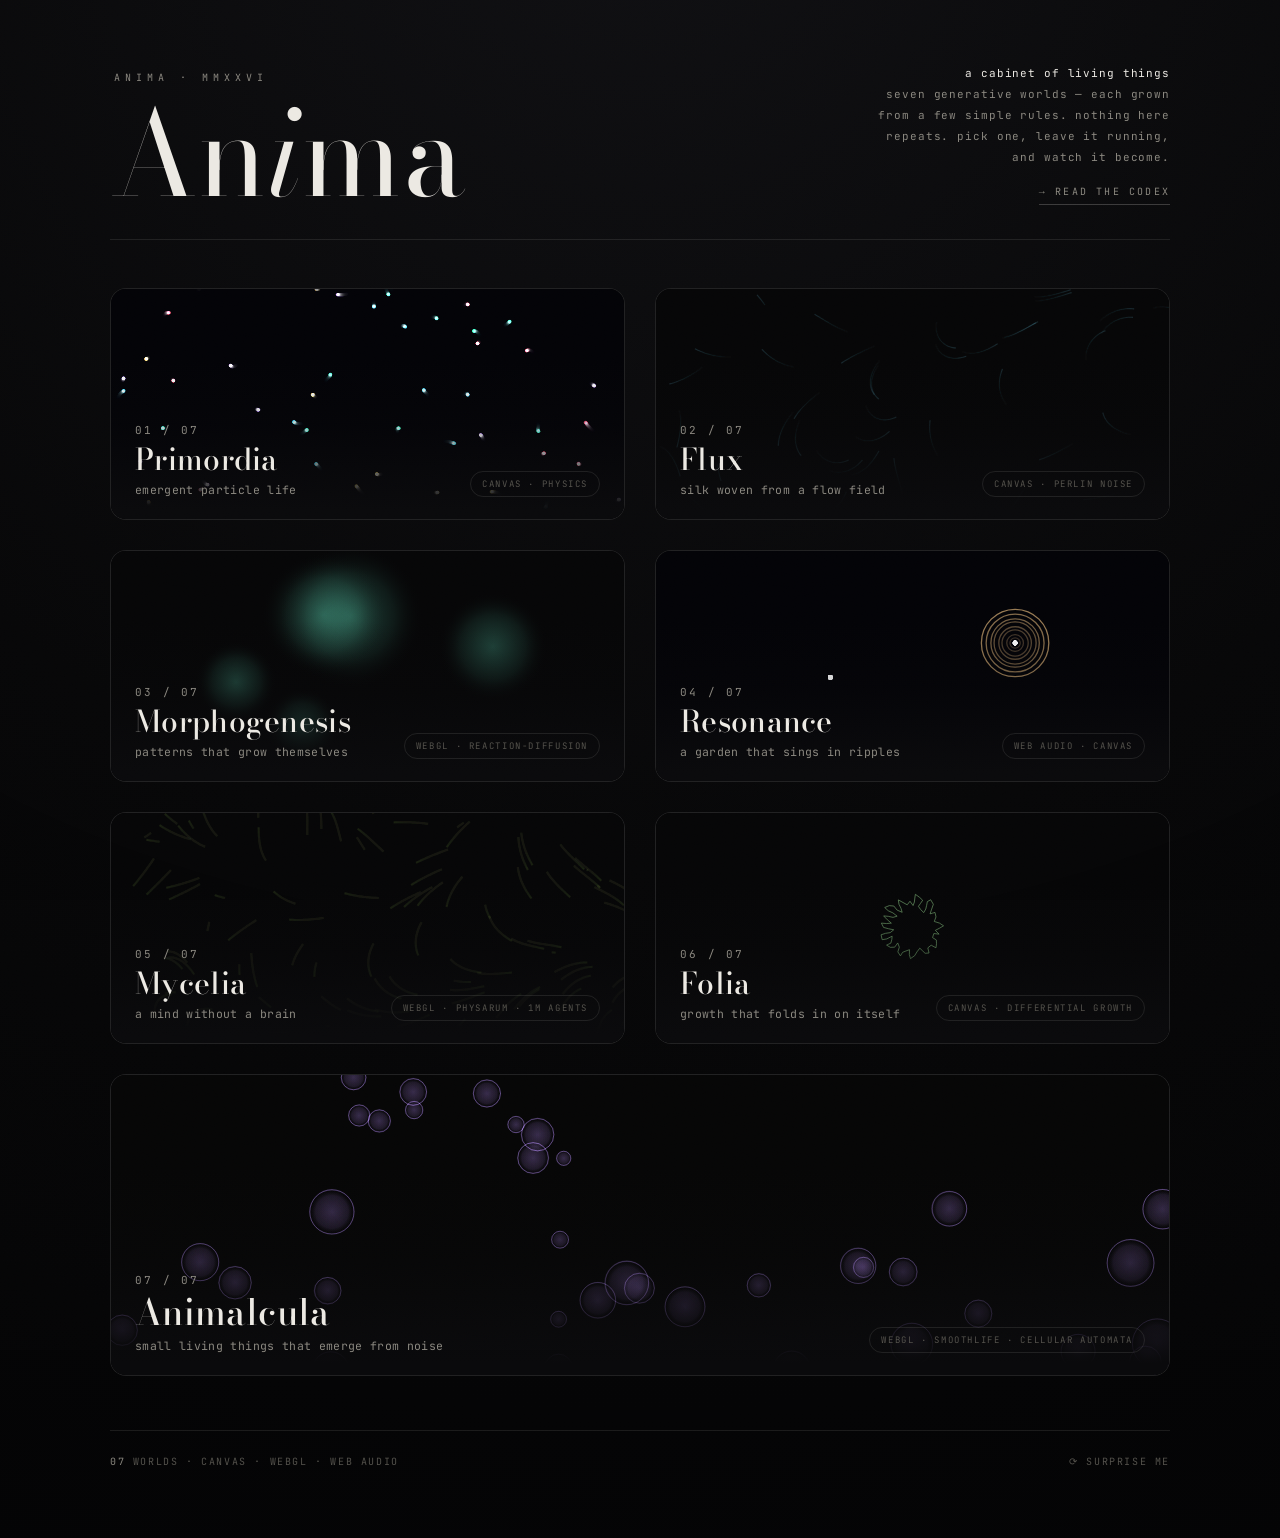
<file: index.html>
<!DOCTYPE html>
<html lang="en">
<head>
<meta charset="UTF-8" />
<meta name="viewport" content="width=device-width, initial-scale=1.0" />
<title>ANIMA — a cabinet of living things</title>
<meta property="og:type" content="website" />
<meta property="og:url" content="https://anima.fabianwitt.de/" />
<meta property="og:site_name" content="ANIMA" />
<meta property="og:title" content="ANIMA — a cabinet of living things" />
<meta property="og:description" content="Seven generative worlds, each grown from a few simple rules. Particle life, flow fields, reaction-diffusion, a sound garden, slime mould, differential growth and cellular automata." />
<meta property="og:image" content="https://anima.fabianwitt.de/og-image.png" />
<meta property="og:image:width" content="1200" />
<meta property="og:image:height" content="630" />
<meta name="twitter:card" content="summary_large_image" />
<meta name="twitter:title" content="ANIMA — a cabinet of living things" />
<meta name="twitter:description" content="Seven generative worlds, each grown from a few simple rules. Particle life, flow fields, reaction-diffusion, a sound garden, slime mould, differential growth and cellular automata." />
<meta name="twitter:image" content="https://anima.fabianwitt.de/og-image.png" />

<link rel="icon" href="favicon.svg" type="image/svg+xml" />
<link rel="manifest" href="manifest.webmanifest" />
<meta name="theme-color" content="#07070b" />
<meta name="description" content="A cabinet of living things — seven generative worlds, each grown from a few simple rules. Particle life, flow fields, reaction-diffusion, a sound garden, slime mould, differential growth, and cellular automata." />
<link rel="stylesheet" href="fonts/anima-fonts.css" />
<style>
  /* ============================================================
     ANIMA — gallery hub for the cabinet.
     Aesthetic: editorial / observatory index, high-contrast didone.
     ============================================================ */
  :root{
    --bg:#070708; --ink:#ece9e3; --muted:#8a877f; --muted2:#54524c;
    --line:rgba(236,233,227,0.10); --line2:rgba(236,233,227,0.22);
    --didone:"Bodoni Moda",Georgia,serif; --mono:"JetBrains Mono",ui-monospace,monospace;
  }
  *{margin:0;padding:0;box-sizing:border-box;}
  html,body{min-height:100%;background:var(--bg);color:var(--ink);font-family:var(--mono);-webkit-font-smoothing:antialiased;}
  body{
    background:
      radial-gradient(140% 120% at 50% -10%, #101013 0%, #070708 55%, #040405 100%);
    overflow-x:hidden;
  }
  .grain{position:fixed;inset:-50%;pointer-events:none;z-index:50;opacity:0.05;mix-blend-mode:overlay;
    background-image:url("data:image/svg+xml,%3Csvg xmlns='http://www.w3.org/2000/svg' width='150' height='150'%3E%3Cfilter id='n'%3E%3CfeTurbulence type='fractalNoise' baseFrequency='0.9' numOctaves='2'/%3E%3C/filter%3E%3Crect width='100%25' height='100%25' filter='url(%23n)'/%3E%3C/svg%3E");}
  .vig{position:fixed;inset:0;pointer-events:none;z-index:49;background:radial-gradient(130% 110% at 50% 40%,transparent 58%,rgba(0,0,0,0.6) 100%);}

  .wrap{max-width:1180px;margin:0 auto;padding:clamp(40px,7vh,90px) clamp(22px,5vw,60px) 70px;position:relative;z-index:2;}

  header{display:flex;justify-content:space-between;align-items:flex-end;flex-wrap:wrap;gap:20px;
    padding-bottom:34px;margin-bottom:48px;border-bottom:1px solid var(--line);
    animation:rise 1s cubic-bezier(.16,1,.3,1) both;}
  .brand h1{font-family:var(--didone);font-weight:400;font-size:clamp(54px,10vw,118px);line-height:0.88;letter-spacing:0.01em;}
  .brand h1 i{font-style:italic;}
  .brand .kick{font-family:var(--mono);font-size:10px;letter-spacing:0.5em;text-transform:uppercase;color:var(--muted);margin-bottom:18px;margin-left:4px;}
  .meta{font-family:var(--mono);font-size:11px;line-height:1.9;letter-spacing:0.08em;color:var(--muted);text-align:right;max-width:300px;text-wrap:balance;}
  .meta b{color:var(--ink);font-weight:400;}

  .grid{display:grid;grid-template-columns:repeat(2,1fr);gap:clamp(16px,2.4vw,30px);}
  @media (max-width:720px){.grid{grid-template-columns:1fr;} .meta{text-align:left;}}

  .card{position:relative;display:block;border:1px solid var(--line);border-radius:16px;overflow:hidden;cursor:pointer;
    background:#0a0a0c;text-decoration:none;color:inherit;isolation:isolate;
    transition:transform .5s cubic-bezier(.16,1,.3,1), border-color .4s, box-shadow .5s;
    animation:rise .9s cubic-bezier(.16,1,.3,1) both;}
  .card:hover{transform:translateY(-6px);border-color:var(--line2);box-shadow:0 30px 70px rgba(0,0,0,0.6);}
  .card canvas{display:block;width:100%;height:230px;background:#060607;}
  @media (max-width:480px){.card canvas{height:180px;}}
  .card.wide{grid-column:1 / -1;}
  .card.wide canvas{height:300px;}
  .card.wide h2{font-size:36px;}
  @media (max-width:480px){.card.wide canvas{height:200px;}}
  .card .grad{position:absolute;inset:0;z-index:1;pointer-events:none;
    background:linear-gradient(to top, #0a0a0c 4%, rgba(10,10,12,0.2) 40%, transparent 70%);}
  .card .body{position:absolute;left:0;right:0;bottom:0;z-index:2;padding:22px 24px;display:flex;justify-content:space-between;align-items:flex-end;gap:14px;}
  .card .num{font-family:var(--mono);font-size:11px;letter-spacing:0.2em;color:var(--muted);}
  .card h2{font-family:var(--didone);font-weight:500;font-size:30px;line-height:1;letter-spacing:0.01em;margin:7px 0 8px;}
  .card .tag{font-family:var(--mono);font-size:11.5px;letter-spacing:0.03em;color:var(--muted);font-style:normal;}
  .card .tech{font-family:var(--mono);font-size:9px;letter-spacing:0.18em;text-transform:uppercase;color:var(--muted2);
    border:1px solid var(--line);border-radius:100px;padding:6px 11px;white-space:nowrap;transition:all .3s;}
  .card:hover .tech{color:var(--ink);border-color:var(--line2);}
  .card .enter{position:absolute;top:18px;right:20px;z-index:2;font-family:var(--mono);font-size:11px;letter-spacing:0.12em;
    color:var(--muted);opacity:0;transform:translateX(-6px);transition:all .4s;}
  .card:hover .enter{opacity:1;transform:translateX(0);}
  .accentbar{position:absolute;top:0;left:0;right:0;height:2px;z-index:2;transform:scaleX(0);transform-origin:left;transition:transform .5s cubic-bezier(.16,1,.3,1);}
  .card:hover .accentbar{transform:scaleX(1);}

  footer{margin-top:54px;padding-top:24px;border-top:1px solid var(--line);display:flex;justify-content:space-between;flex-wrap:wrap;gap:12px;
    font-family:var(--mono);font-size:10px;letter-spacing:0.16em;text-transform:uppercase;color:var(--muted2);
    animation:rise 1s .3s cubic-bezier(.16,1,.3,1) both;}
  footer span b{color:var(--muted);font-weight:400;}
  .shuffle{cursor:pointer;transition:color .25s;}
  .shuffle:hover{color:var(--ink);}
  .codex-link{display:inline-block;margin-top:15px;font-family:var(--mono);font-size:10px;letter-spacing:0.22em;text-transform:uppercase;color:var(--muted);text-decoration:none;border-bottom:1px solid var(--line2);padding-bottom:3px;transition:color .25s,border-color .25s;}
  .codex-link:hover{color:var(--ink);border-color:var(--ink);}

  @keyframes rise{from{opacity:0;transform:translateY(22px)}to{opacity:1;transform:translateY(0)}}
  .card:focus-visible{outline:2px solid var(--ink);outline-offset:3px;}
  .card:focus-visible .enter{opacity:1;transform:translateX(0)}
  .card:focus-visible .accentbar{transform:scaleX(1)}
  .shuffle:focus-visible{outline:2px solid var(--ink);outline-offset:3px;color:var(--ink);}
  @media (prefers-reduced-motion: reduce){*{animation-duration:.001ms !important;animation-iteration-count:1 !important;transition-duration:.001ms !important;}}
  .card.ancestor{border-color:rgba(93,255,155,0.38);box-shadow:0 0 0 1px rgba(93,255,155,0.14), 0 26px 64px rgba(0,0,0,0.6);}
  .card.ancestor .num{color:#5dff9b;letter-spacing:0.2em;}
  .eggtoast{position:fixed;left:50%;bottom:26px;transform:translateX(-50%) translateY(14px);z-index:60;padding:10px 20px;border-radius:100px;background:rgba(5,12,10,0.86);border:1px solid rgba(93,255,155,0.32);backdrop-filter:blur(14px);font-family:var(--mono);font-size:11px;letter-spacing:0.2em;text-transform:uppercase;color:#5dff9b;opacity:0;pointer-events:none;transition:opacity .4s,transform .4s;}
  .eggtoast.show{opacity:1;transform:translateX(-50%) translateY(0);}
</style>
</head>
<body>
  <div class="vig"></div>
  <div class="grain"></div>

  <div class="wrap">
    <header>
      <div class="brand">
        <div class="kick">anima · mmxxvi</div>
        <h1>An<i>i</i>ma</h1>
      </div>
      <div class="meta">
        <b>a cabinet of living things</b><br>
        seven generative worlds — each grown from a few simple rules.
        nothing here repeats. pick one, leave it running, and watch it become.
        <br><a class="codex-link" href="codex/index.html">→ read the codex</a>
      </div>
    </header>

    <div class="grid" id="grid"></div>

    <footer>
      <span><b>07</b> worlds · canvas · webgl · web&nbsp;audio</span>
      <span class="shuffle" id="shuffle" role="button" tabindex="0" aria-label="Open a random world">⟳ surprise me</span>
    </footer>
  </div>

<script>
"use strict";
(() => {
  const CARDS = [
    { n:"01", name:"Primordia",    tag:"emergent particle life",        tech:"canvas · physics",            href:"primordia/index.html",     accent:"#f4a428", motif:"particles" },
    { n:"02", name:"Flux",         tag:"silk woven from a flow field",  tech:"canvas · perlin noise",       href:"flux/index.html",          accent:"#62c7e0", motif:"flow" },
    { n:"03", name:"Morphogenesis",tag:"patterns that grow themselves", tech:"webgl · reaction-diffusion",  href:"morphogenesis/index.html", accent:"#5fe6c0", motif:"organic" },
    { n:"04", name:"Resonance",    tag:"a garden that sings in ripples",tech:"web audio · canvas",          href:"resonance/index.html",     accent:"#f0c27b", motif:"ripples" },
    { n:"05", name:"Mycelia",      tag:"a mind without a brain",        tech:"webgl · physarum · 1M agents",href:"mycelia/index.html",       accent:"#aef24a", motif:"mycelia" },
    { n:"06", name:"Folia",        tag:"growth that folds in on itself",tech:"canvas · differential growth",href:"folia/index.html",         accent:"#6f9e6a", motif:"fold" },
    { n:"07", name:"Animalcula",   tag:"small living things that emerge from noise", tech:"webgl · smoothlife · cellular automata", href:"animalcula/index.html", accent:"#b98cff", motif:"cells", wide:true },
  ];

  const grid = document.getElementById("grid");
  const motifs = [];
  const isTouch = matchMedia("(hover: none)").matches;   // on touch, energy is driven by visibility (IO), not hover

  CARDS.forEach((c, idx) => {
    const a = document.createElement("a");
    a.className = "card" + (c.wide ? " wide" : ""); a.href = c.href; a.style.animationDelay = (0.08*idx + 0.15) + "s";
    a.setAttribute("aria-label", `${c.name} — ${c.tag} (${c.tech})`);
    a.innerHTML = `
      <div class="accentbar" style="background:${c.accent}" aria-hidden="true"></div>
      <canvas aria-hidden="true"></canvas>
      <div class="grad" aria-hidden="true"></div>
      <div class="enter" style="color:${c.accent}" aria-hidden="true">enter →</div>
      <div class="body">
        <div>
          <div class="num">${c.n} / ${String(CARDS.length).padStart(2,"0")}</div>
          <h2>${c.name}</h2>
          <div class="tag">${c.tag}</div>
        </div>
        <div class="tech">${c.tech}</div>
      </div>`;
    grid.appendChild(a);

    const cv = a.querySelector("canvas");
    const m = { cv, ctx: cv.getContext("2d"), card: c, el: a, visible: true, energy: 0.46, target: 0.46, state: null, w:0, h:0 };
    if (!isTouch) {
      a.addEventListener("pointerenter", () => m.target = 1);
      a.addEventListener("pointerleave", () => m.target = 0.46);
    }
    motifs.push(m);
  });

  /* ---------- sizing ---------- */
  function sizeAll(){
    const dpr = Math.min(devicePixelRatio||1, 2);
    motifs.forEach(m=>{
      const r = m.cv.getBoundingClientRect();
      m.w = Math.max(2, Math.floor(r.width*dpr)); m.h = Math.max(2, Math.floor(r.height*dpr));
      m.cv.width = m.w; m.cv.height = m.h; m.dpr = dpr;
      m.ctx.fillStyle = "#060607"; m.ctx.fillRect(0,0,m.w,m.h);
      initState(m);
    });
  }
  const reduceMotion = matchMedia("(prefers-reduced-motion: reduce)").matches;
  function composeStatic(){ for(let i=0;i<140;i++) for(const m of motifs){ m.energy=0.7; drawMotif(m,0.03); } }
  addEventListener("resize", ()=>{ clearTimeout(window.__rt); window.__rt=setTimeout(()=>{ sizeAll(); if(reduceMotion) composeStatic(); }, 200); });

  /* ---------- per-motif state + draw ---------- */
  const rgb = hex => { const n=parseInt(hex.slice(1),16); return [n>>16&255,n>>8&255,n&255]; };

  function initState(m){
    const {w,h}=m, type=m.card.motif;
    if(type==="particles"){
      const pal=[[255,93,115],[255,209,102],[60,222,160],[76,201,240],[183,148,246]];
      m.state={ p:Array.from({length:46},()=>({x:Math.random()*w,y:Math.random()*h,vx:(Math.random()-.5),vy:(Math.random()-.5),c:pal[(Math.random()*pal.length)|0]})) };
    } else if(type==="flow"){
      m.state={ p:Array.from({length:38},()=>({x:Math.random()*w,y:Math.random()*h})), t:0, base:rgb(m.card.accent) };
    } else if(type==="organic"){
      m.state={ blobs:Array.from({length:5},(_,i)=>({a:Math.random()*6.28,sp:0.2+Math.random()*0.5,rad:0.18+Math.random()*0.16,ph:Math.random()*6.28})), base:rgb(m.card.accent) };
    } else if(type==="ripples"){
      m.state={ em:[{x:w*0.34,y:h*0.55},{x:w*0.7,y:h*0.4}], rings:[], t:0, acc:0, base:rgb(m.card.accent) };
    } else if(type==="mycelia"){
      m.state={ p:Array.from({length:72},()=>({x:Math.random()*w,y:Math.random()*h})), t:0, base:rgb(m.card.accent) };
    } else if(type==="fold"){
      const cx=w/2, cy=h/2, r=Math.min(w,h)*0.11, cnt=26, nodes=[];
      for(let i=0;i<cnt;i++){ const t=i/cnt*6.2831; nodes.push({x:cx+Math.cos(t)*r,y:cy+Math.sin(t)*r}); }
      m.state={ nodes, base:rgb(m.card.accent), restLen:5*m.dpr, cap:700 };
    } else if(type==="cells"){
      m.state={ blobs:Array.from({length:36},()=>({x:Math.random()*w,y:Math.random()*h,r:(0.035+Math.random()*0.06)*Math.min(w,h),sp:0.2+Math.random()*0.6,ph:Math.random()*6.28,vx:(Math.random()-0.5)*0.35,vy:(Math.random()-0.5)*0.35})), base:rgb(m.card.accent) };
    } else if(type==="conway"){
      const cs=Math.max(3,Math.round(5*m.dpr)), cc=Math.max(2,Math.floor(w/cs)), rr=Math.max(2,Math.floor(h/cs));
      const g=new Uint8Array(cc*rr); for(let i=0;i<g.length;i++) g[i]=Math.random()<0.28?1:0;
      m.state={ cs, cc, rr, g, b:new Uint8Array(cc*rr), acc:0, base:rgb(m.card.accent) };
    }
  }

  function drawMotif(m, dt){
    const {ctx,w,h}=m, e=m.energy, type=m.card.motif, s=m.state; if(!s) return;
    if(type==="particles"){
      ctx.globalCompositeOperation="source-over"; ctx.fillStyle="rgba(6,6,7,0.16)"; ctx.fillRect(0,0,w,h);
      ctx.globalCompositeOperation="lighter";
      const sp=(0.4+e*1.6)*m.dpr;
      for(const q of s.p){
        q.vx+=(Math.random()-.5)*0.15; q.vy+=(Math.random()-.5)*0.15; q.vx*=0.95; q.vy*=0.95;
        q.x+=q.vx*sp; q.y+=q.vy*sp;
        if(q.x<0)q.x+=w; if(q.x>w)q.x-=w; if(q.y<0)q.y+=h; if(q.y>h)q.y-=h;
        ctx.fillStyle=`rgba(${q.c[0]},${q.c[1]},${q.c[2]},${0.5+e*0.4})`;
        ctx.beginPath(); ctx.arc(q.x,q.y,1.7*m.dpr,0,6.2832); ctx.fill();
      }
    } else if(type==="flow"){
      ctx.globalCompositeOperation="source-over"; ctx.fillStyle="rgba(6,6,7,0.05)"; ctx.fillRect(0,0,w,h);
      ctx.globalCompositeOperation="lighter";
      s.t+=dt*(0.2+e*0.8); const c=s.base; ctx.strokeStyle=`rgba(${c[0]},${c[1]},${c[2]},${0.10+e*0.16})`; ctx.lineWidth=1.1*m.dpr;
      const sp=(0.6+e*2.2)*m.dpr;
      for(const q of s.p){
        const ang=(Math.sin(q.x*0.012+s.t)+Math.cos(q.y*0.015-s.t*0.7)+Math.sin((q.x+q.y)*0.008+s.t*0.5))*1.4;
        const nx=q.x+Math.cos(ang)*sp, ny=q.y+Math.sin(ang)*sp;
        ctx.beginPath(); ctx.moveTo(q.x,q.y); ctx.lineTo(nx,ny); ctx.stroke();
        q.x=nx;q.y=ny;
        if(q.x<-3||q.x>w+3||q.y<-3||q.y>h+3){ q.x=Math.random()*w; q.y=Math.random()*h; }
      }
    } else if(type==="organic"){
      ctx.globalCompositeOperation="source-over"; ctx.fillStyle="#060607"; ctx.fillRect(0,0,w,h);
      ctx.globalCompositeOperation="lighter";
      const c=s.base;
      for(const b of s.blobs){
        b.ph+=dt*b.sp*(0.4+e*1.4);
        const cx=w*0.5+Math.cos(b.a+b.ph)*w*0.26, cy=h*0.5+Math.sin(b.a*1.3+b.ph*0.8)*h*0.26;
        const R=(b.rad+0.05*Math.sin(b.ph*1.7))*Math.min(w,h);
        const g=ctx.createRadialGradient(cx,cy,0,cx,cy,R);
        g.addColorStop(0,`rgba(${c[0]},${c[1]},${c[2]},${0.16+e*0.22})`);
        g.addColorStop(0.6,`rgba(${c[0]},${c[1]},${c[2]},${0.05+e*0.08})`);
        g.addColorStop(1,"rgba(0,0,0,0)");
        ctx.fillStyle=g; ctx.beginPath(); ctx.arc(cx,cy,R,0,6.2832); ctx.fill();
      }
    } else if(type==="ripples"){
      ctx.globalCompositeOperation="source-over"; ctx.fillStyle="rgba(6,6,7,0.14)"; ctx.fillRect(0,0,w,h);
      ctx.globalCompositeOperation="lighter";
      const c=s.base; s.acc+=dt*(0.5+e*1.6);
      if(s.acc>0.9){ s.acc=0; const em=s.em[(Math.random()*s.em.length)|0]; s.rings.push({x:em.x,y:em.y,r:2}); }
      const maxR=Math.hypot(w,h)*0.6, sp=(40+e*120)*m.dpr;
      for(let i=s.rings.length-1;i>=0;i--){ const r=s.rings[i]; r.r+=sp*dt; const a=Math.max(0,(1-r.r/maxR))*(0.5+e*0.4);
        ctx.strokeStyle=`rgba(${c[0]},${c[1]},${c[2]},${a})`; ctx.lineWidth=1.3*m.dpr; ctx.beginPath(); ctx.arc(r.x,r.y,r.r,0,6.2832); ctx.stroke();
        if(r.r>maxR) s.rings.splice(i,1);
      }
      for(const em of s.em){ ctx.fillStyle=`rgba(255,255,255,${0.5+e*0.4})`; ctx.beginPath(); ctx.arc(em.x,em.y,2.4*m.dpr,0,6.2832); ctx.fill(); }
    } else if(type==="fold"){
      const dpr=m.dpr, restLen=s.restLen, repR=restLen*1.7, repR2=repR*repR, repF=0.6*dpr, springK=0.42, maxStep=repR*0.5;
      const sub=e>0.6?2:1;
      for(let it=0;it<sub;it++){
        const nodes=s.nodes, n=nodes.length;
        for(let i=0;i<n;i++){
          const nd=nodes[i], pr=nodes[(i-1+n)%n], nx=nodes[(i+1)%n]; let fx=0,fy=0;
          let dx=pr.x-nd.x,dy=pr.y-nd.y,d=Math.hypot(dx,dy); if(d>0.001){const f=(d-restLen)*springK;fx+=dx/d*f;fy+=dy/d*f;}
          dx=nx.x-nd.x;dy=nx.y-nd.y;d=Math.hypot(dx,dy); if(d>0.001){const f=(d-restLen)*springK;fx+=dx/d*f;fy+=dy/d*f;}
          for(let j=0;j<n;j++){ if(j===i||j===(i-1+n)%n||j===(i+1)%n) continue; const ox=nd.x-nodes[j].x,oy=nd.y-nodes[j].y,o2=ox*ox+oy*oy; if(o2>0&&o2<repR2){const od=Math.sqrt(o2),pu=(1-od/repR)*repF;fx+=ox/od*pu;fy+=oy/od*pu;} }
          if(fx>maxStep)fx=maxStep;else if(fx<-maxStep)fx=-maxStep; if(fy>maxStep)fy=maxStep;else if(fy<-maxStep)fy=-maxStep;
          nd.fx=fx; nd.fy=fy;
        }
        for(let i=0;i<n;i++){ nodes[i].x+=nodes[i].fx; nodes[i].y+=nodes[i].fy; }
        if(nodes.length<s.cap){ const thr=restLen*0.9,thr2=thr*thr,out=[]; for(let i=0;i<nodes.length;i++){ const a=nodes[i],b=nodes[(i+1)%nodes.length]; out.push(a); const ddx=b.x-a.x,ddy=b.y-a.y; if(ddx*ddx+ddy*ddy>thr2&&Math.random()<0.08&&out.length<s.cap) out.push({x:(a.x+b.x)/2,y:(a.y+b.y)/2}); } s.nodes=out; }
        else if(Math.random()<0.0012){ const cx=w/2,cy=h/2,r=Math.min(w,h)*0.11,cnt=26,nn=[]; for(let q=0;q<cnt;q++){const t=q/cnt*6.2831;nn.push({x:cx+Math.cos(t)*r,y:cy+Math.sin(t)*r});} s.nodes=nn; }
      }
      ctx.globalCompositeOperation="source-over"; ctx.fillStyle="#060607"; ctx.fillRect(0,0,w,h);
      const nodes=s.nodes, c=s.base; ctx.lineJoin="round"; ctx.lineCap="round"; ctx.lineWidth=1.0*m.dpr;
      ctx.strokeStyle=`rgba(${c[0]},${c[1]},${c[2]},${0.5+e*0.45})`;
      ctx.beginPath(); ctx.moveTo(nodes[0].x,nodes[0].y); for(let i=1;i<nodes.length;i++) ctx.lineTo(nodes[i].x,nodes[i].y); ctx.closePath(); ctx.stroke();
    } else if(type==="cells"){
      ctx.globalCompositeOperation="source-over"; ctx.fillStyle="rgba(6,6,7,0.22)"; ctx.fillRect(0,0,w,h);
      ctx.globalCompositeOperation="lighter"; const c=s.base;
      for(const b of s.blobs){
        b.ph+=dt*b.sp*(0.5+e); b.x+=b.vx*(0.4+e)*m.dpr; b.y+=b.vy*(0.4+e)*m.dpr;
        if(b.x<0)b.x+=w; else if(b.x>w)b.x-=w; if(b.y<0)b.y+=h; else if(b.y>h)b.y-=h;
        const rr=b.r*(0.85+0.2*Math.sin(b.ph));
        const g=ctx.createRadialGradient(b.x,b.y,0,b.x,b.y,rr);
        g.addColorStop(0,`rgba(${c[0]},${c[1]},${c[2]},${0.05+e*0.10})`);
        g.addColorStop(0.7,`rgba(${c[0]},${c[1]},${c[2]},${0.025+e*0.05})`);
        g.addColorStop(1,"rgba(0,0,0,0)");
        ctx.fillStyle=g; ctx.beginPath(); ctx.arc(b.x,b.y,rr,0,6.2832); ctx.fill();
        ctx.strokeStyle=`rgba(${c[0]},${c[1]},${c[2]},${0.09+e*0.16})`; ctx.lineWidth=1.0*m.dpr; ctx.beginPath(); ctx.arc(b.x,b.y,rr*0.95,0,6.2832); ctx.stroke();
      }
    } else if(type==="mycelia"){
      ctx.globalCompositeOperation="source-over"; ctx.fillStyle="rgba(6,6,7,0.022)"; ctx.fillRect(0,0,w,h);
      ctx.globalCompositeOperation="lighter";
      s.t+=dt*(0.15+e*0.6); const c=s.base; ctx.strokeStyle=`rgba(${c[0]},${c[1]},${c[2]},${0.055+e*0.10})`; ctx.lineWidth=2.0*m.dpr;
      const sp=(0.5+e*1.8)*m.dpr;
      for(const q of s.p){
        const ang=(Math.sin(q.x*0.010+s.t)+Math.cos(q.y*0.012-s.t*0.6)+Math.sin((q.x-q.y)*0.006+s.t*0.4))*1.7;
        const nx=q.x+Math.cos(ang)*sp, ny=q.y+Math.sin(ang)*sp;
        ctx.beginPath(); ctx.moveTo(q.x,q.y); ctx.lineTo(nx,ny); ctx.stroke();
        q.x=nx; q.y=ny;
        if(q.x<-3||q.x>w+3||q.y<-3||q.y>h+3||Math.random()<0.004){ q.x=Math.random()*w; q.y=Math.random()*h; }
      }
    } else if(type==="conway"){
      s.acc += dt*(2+e*9);
      if(s.acc>=1){ s.acc=0;
        const cc=s.cc, rr=s.rr, g=s.g, b=s.b;
        for(let y=0;y<rr;y++){ const ym=(y-1+rr)%rr, yp=(y+1)%rr;
          for(let x=0;x<cc;x++){ const xm=(x-1+cc)%cc, xp=(x+1)%cc;
            const n=g[ym*cc+xm]+g[ym*cc+x]+g[ym*cc+xp]+g[y*cc+xm]+g[y*cc+xp]+g[yp*cc+xm]+g[yp*cc+x]+g[yp*cc+xp];
            const a=g[y*cc+x]; b[y*cc+x]=(a&&(n===2||n===3))||(!a&&n===3)?1:0; } }
        g.set(b);
        let alive=0; for(let i=0;i<g.length;i++) alive+=g[i];
        if(alive < cc*rr*0.05){ for(let i=0;i<g.length;i++) g[i]=Math.random()<0.28?1:0; }
      }
      ctx.globalCompositeOperation="source-over"; ctx.fillStyle="rgba(6,6,7,0.34)"; ctx.fillRect(0,0,w,h);
      const c=s.base, cs=s.cs, rsz=Math.max(1,cs-1); ctx.fillStyle=`rgba(${c[0]},${c[1]},${c[2]},${0.45+e*0.5})`;
      for(let y=0;y<s.rr;y++){ const row=y*s.cc, py=y*cs; for(let x=0;x<s.cc;x++){ if(s.g[row+x]) ctx.fillRect(x*cs,py,rsz,rsz); } }
    }
  }

  /* ---------- shared loop ---------- */
  let last=performance.now();
  function loop(now){
    let dt=(now-last)/1000; last=now; if(dt>0.05)dt=0.05;
    for(const m of motifs){ if(!m.visible) continue; m.energy += (m.target-m.energy)*Math.min(1,dt*5); drawMotif(m,dt); }
    requestAnimationFrame(loop);
  }

  // shuffle (keyboard-operable)
  const shuffleEl = document.getElementById("shuffle");
  const shuffleGo = () => { location.href = CARDS[(Math.random()*CARDS.length)|0].href; };
  if (shuffleEl) {
    shuffleEl.addEventListener("click", shuffleGo);
    shuffleEl.addEventListener("keydown", (e) => { if (e.key === "Enter" || e.key === " ") { e.preventDefault(); shuffleGo(); } });
  }
  // keep footer world-count in sync with CARDS
  const wcountEl = document.querySelector("footer b");
  if (wcountEl) wcountEl.textContent = String(CARDS.length).padStart(2, "0");

  // pause offscreen previews; on touch (no hover) drive energy by visibility
  const byEl = new Map(motifs.map(m => [m.el, m]));
  const io = new IntersectionObserver((entries) => {
    for (const en of entries) { const m = byEl.get(en.target); if (!m) continue; m.visible = en.isIntersecting; if (isTouch) m.target = en.isIntersecting ? 1 : 0.46; }
  }, { threshold: 0.04 });
  motifs.forEach(m => io.observe(m.el));

  // — hidden room: Conway's Game of Life, the ancestor (Konami code: ↑↑↓↓←→←→ B A) —
  function showToast(msg){ let t=document.getElementById("eggtoast"); if(!t){ t=document.createElement("div"); t.id="eggtoast"; t.className="eggtoast"; document.body.appendChild(t); } t.textContent=msg; requestAnimationFrame(()=>t.classList.add("show")); clearTimeout(t.__h); t.__h=setTimeout(()=>t.classList.remove("show"),2800); }
  function revealAncestor(){
    const existing=document.getElementById("ancestor");
    if(existing){ existing.scrollIntoView({behavior:reduceMotion?"auto":"smooth",block:"center"}); return; }
    const c={ name:"Genesis", tag:"Conway's Game of Life · 1970 · the ancestor", tech:"the hidden room", href:"conway/index.html", accent:"#5dff9b", motif:"conway" };
    const a=document.createElement("a"); a.className="card wide ancestor"; a.id="ancestor"; a.href=c.href;
    a.setAttribute("aria-label", c.name+" — "+c.tag);
    a.innerHTML=`<div class="accentbar" style="background:${c.accent}" aria-hidden="true"></div><canvas aria-hidden="true"></canvas><div class="grad" aria-hidden="true"></div><div class="enter" style="color:${c.accent}" aria-hidden="true">enter →</div><div class="body"><div><div class="num">✦ secret</div><h2>${c.name}</h2><div class="tag">${c.tag}</div></div><div class="tech">${c.tech}</div></div>`;
    grid.appendChild(a);
    const cv=a.querySelector("canvas"); const m={ cv, ctx:cv.getContext("2d"), card:c, el:a, visible:true, energy:0.75, target:0.9, state:null, w:0, h:0 };
    const dprc=Math.min(devicePixelRatio||1,2); const r=cv.getBoundingClientRect();
    m.w=Math.max(2,Math.floor(r.width*dprc)); m.h=Math.max(2,Math.floor(r.height*dprc)); cv.width=m.w; cv.height=m.h; m.dpr=dprc;
    m.ctx.fillStyle="#060607"; m.ctx.fillRect(0,0,m.w,m.h); initState(m);
    if(!isTouch){ a.addEventListener("pointerenter",()=>m.target=1); a.addEventListener("pointerleave",()=>m.target=0.75); }
    motifs.push(m); io.observe(a);
    if(reduceMotion){ for(let i=0;i<160;i++){ m.energy=0.8; drawMotif(m,0.03); } }
    requestAnimationFrame(()=>a.scrollIntoView({behavior:reduceMotion?"auto":"smooth",block:"center"}));
    showToast("✦ you found the ancestor");
  }
  const KONAMI=["arrowup","arrowup","arrowdown","arrowdown","arrowleft","arrowright","arrowleft","arrowright","b","a"];
  let kpos=0;
  addEventListener("keydown",(e)=>{ const k=e.key.toLowerCase(); if(k===KONAMI[kpos]){ kpos++; if(kpos===KONAMI.length){ kpos=0; revealAncestor(); } } else { kpos=(k===KONAMI[0])?1:0; } });

  sizeAll();
  // respect reduced motion: compose a single static frame instead of an endless loop
  if (reduceMotion) composeStatic();
  else requestAnimationFrame(loop);

  if(location.search.includes("debug")) window.__pump=(k=200,dt=0.033)=>{ for(let i=0;i<k;i++) for(const m of motifs){ m.energy+=(m.target-m.energy)*0.15; drawMotif(m,dt);} return motifs.map(m=>({name:m.card.name, n:(m.state&&m.state.nodes)?m.state.nodes.length:undefined})); };
})();
</script>
<script>if("serviceWorker" in navigator)addEventListener("load",()=>navigator.serviceWorker.register("service-worker.js").catch(()=>{}));</script>
</body>
</html>
</file>
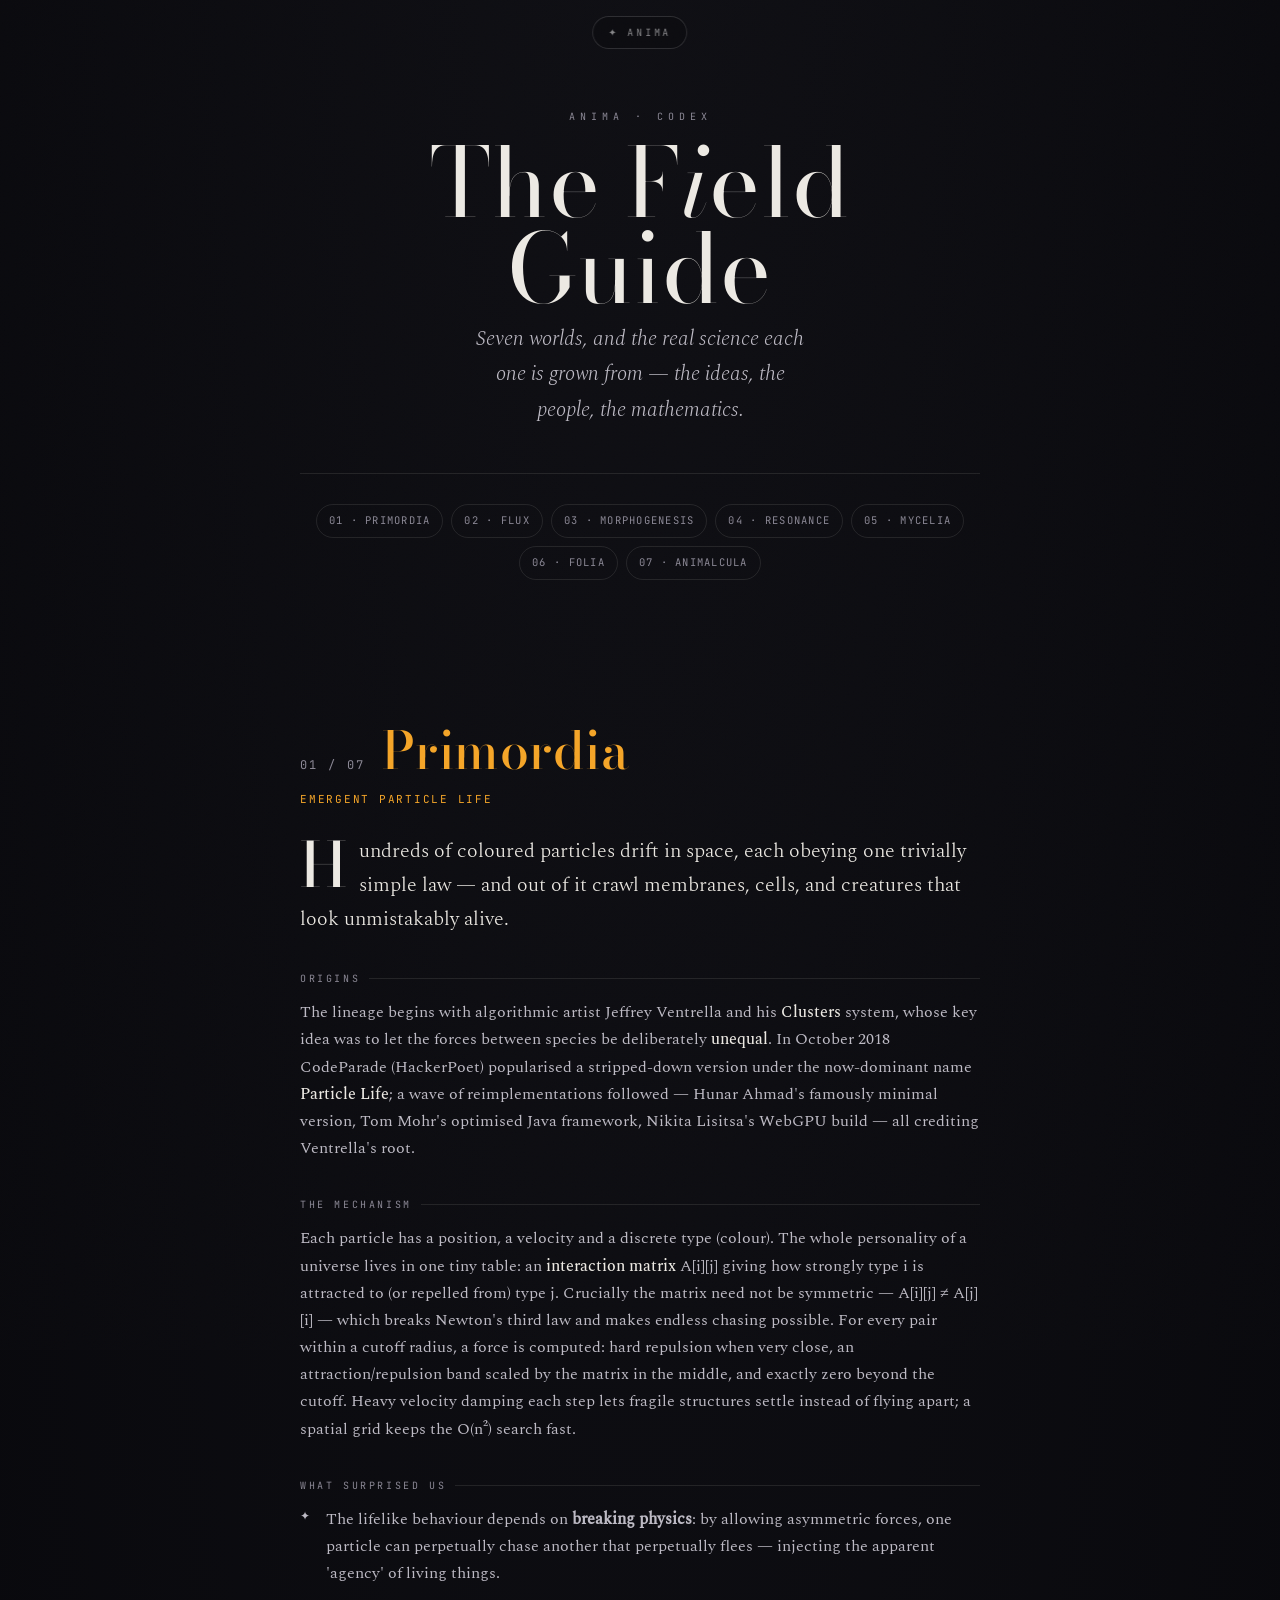
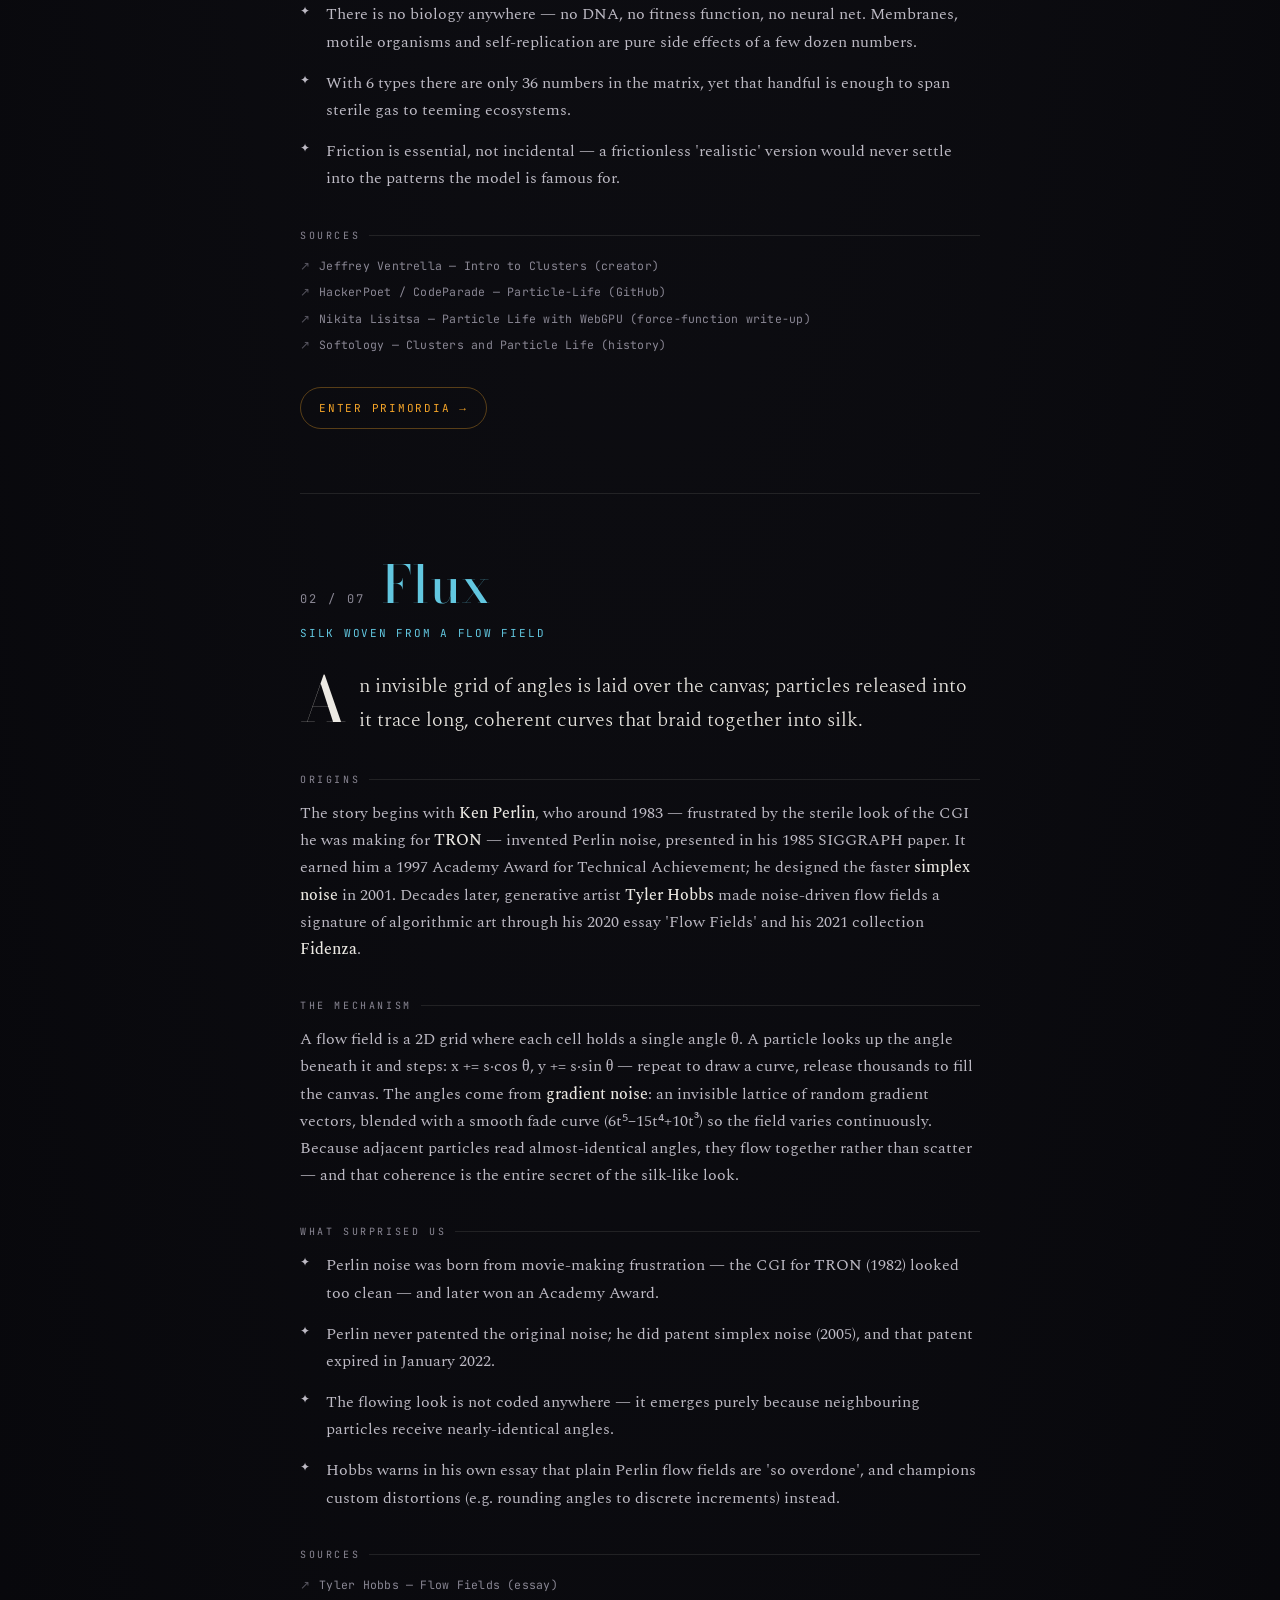
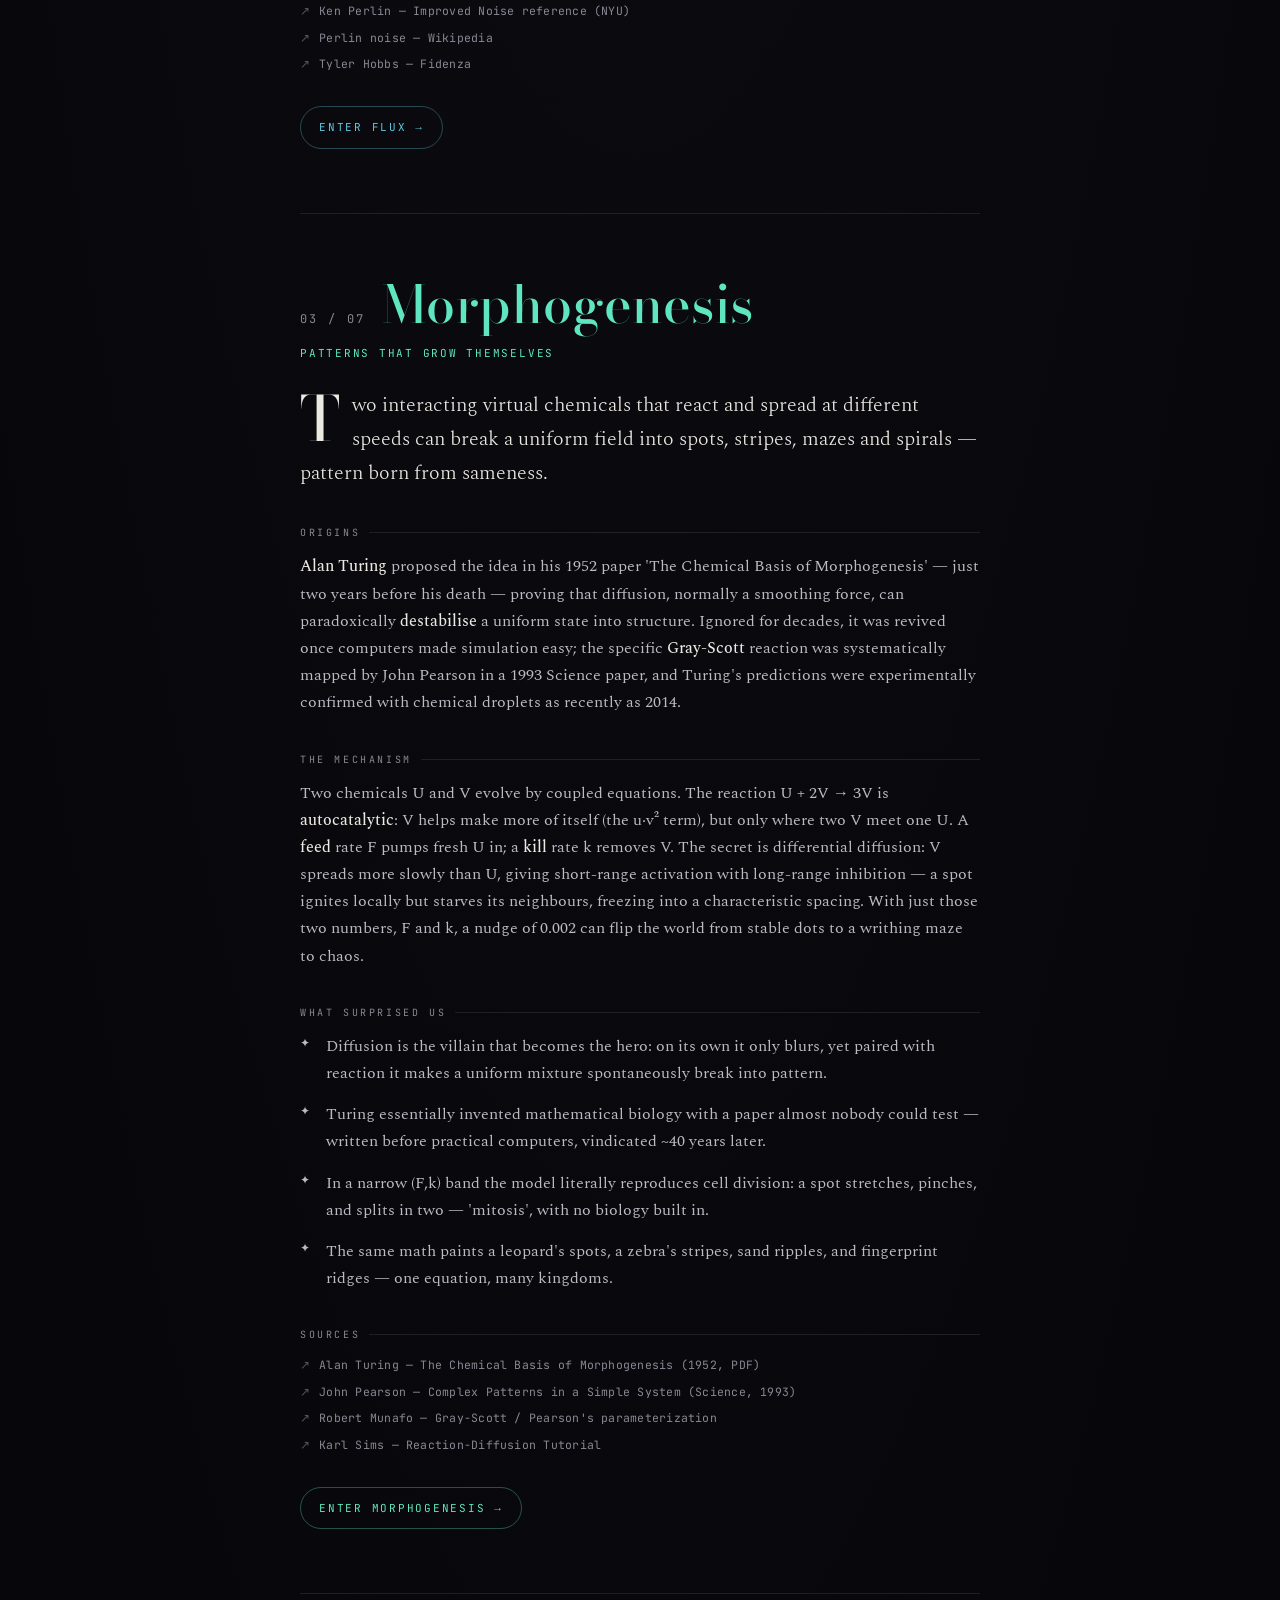
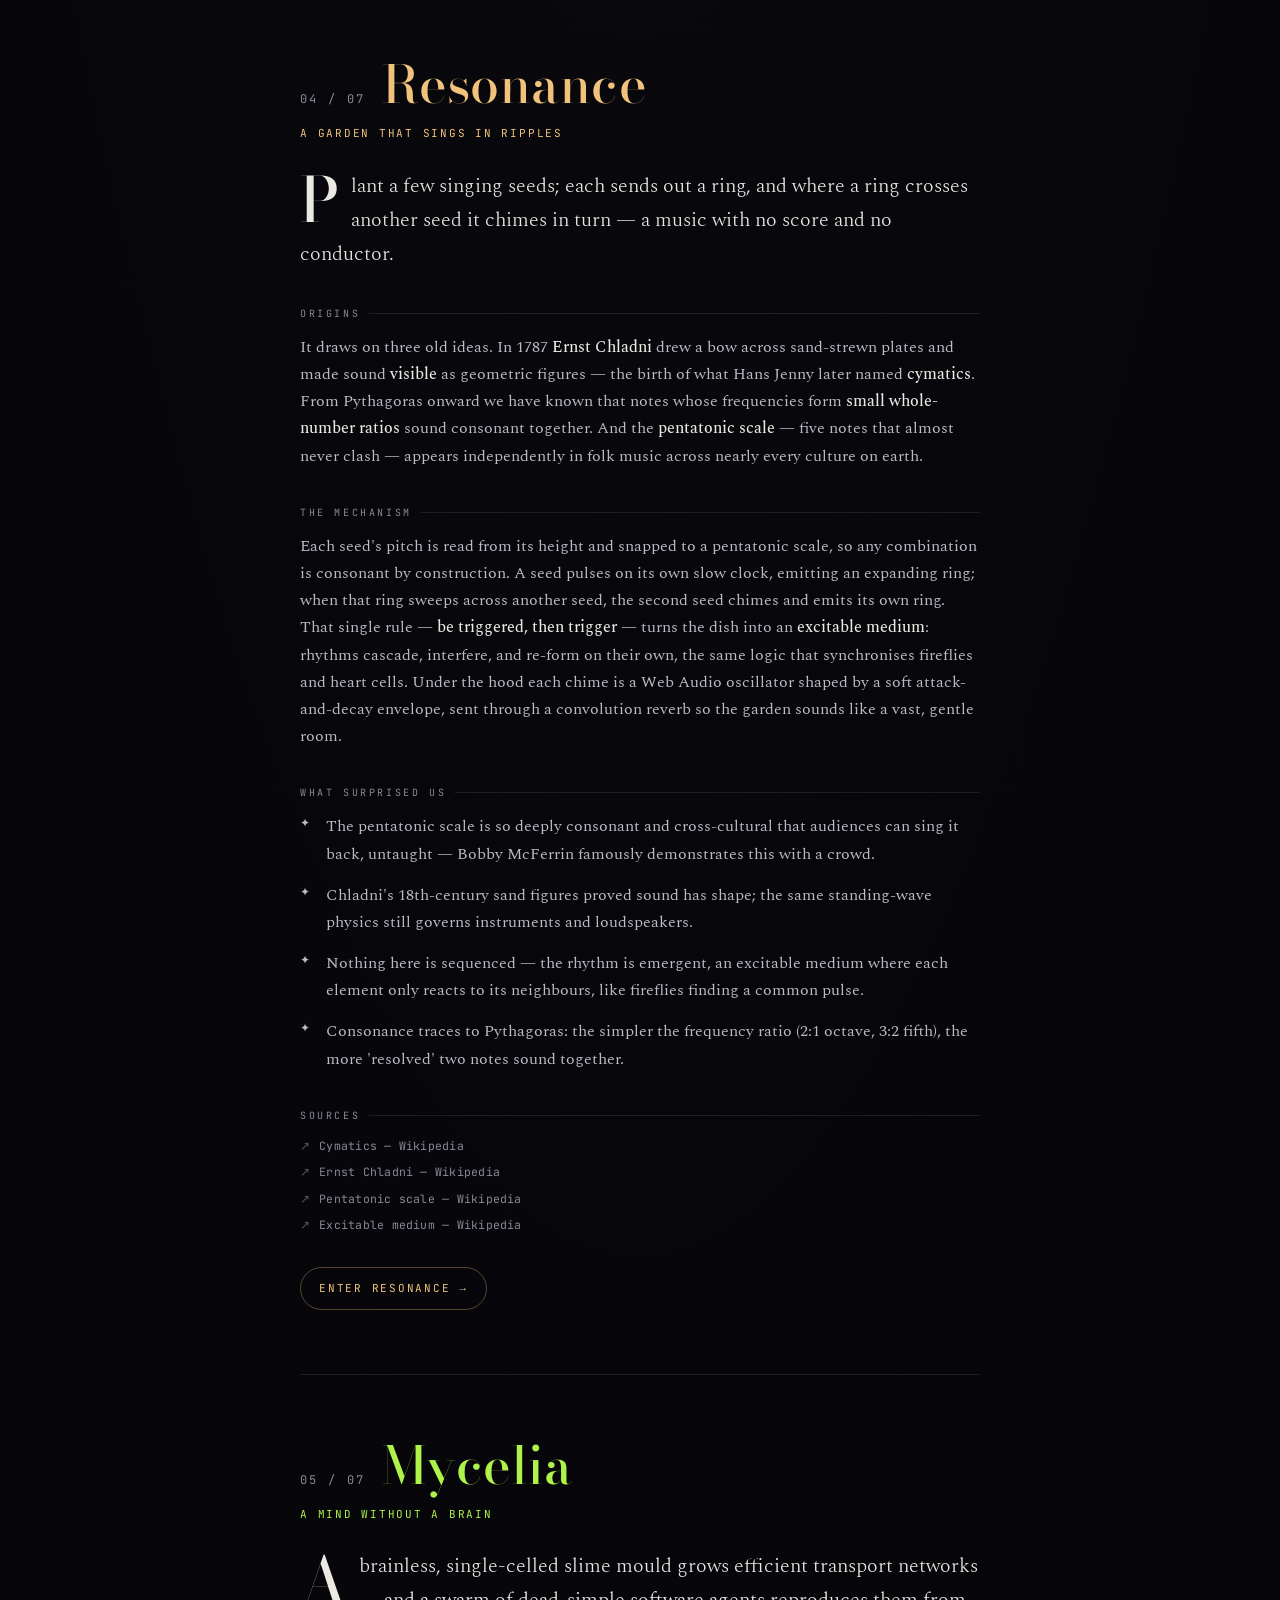
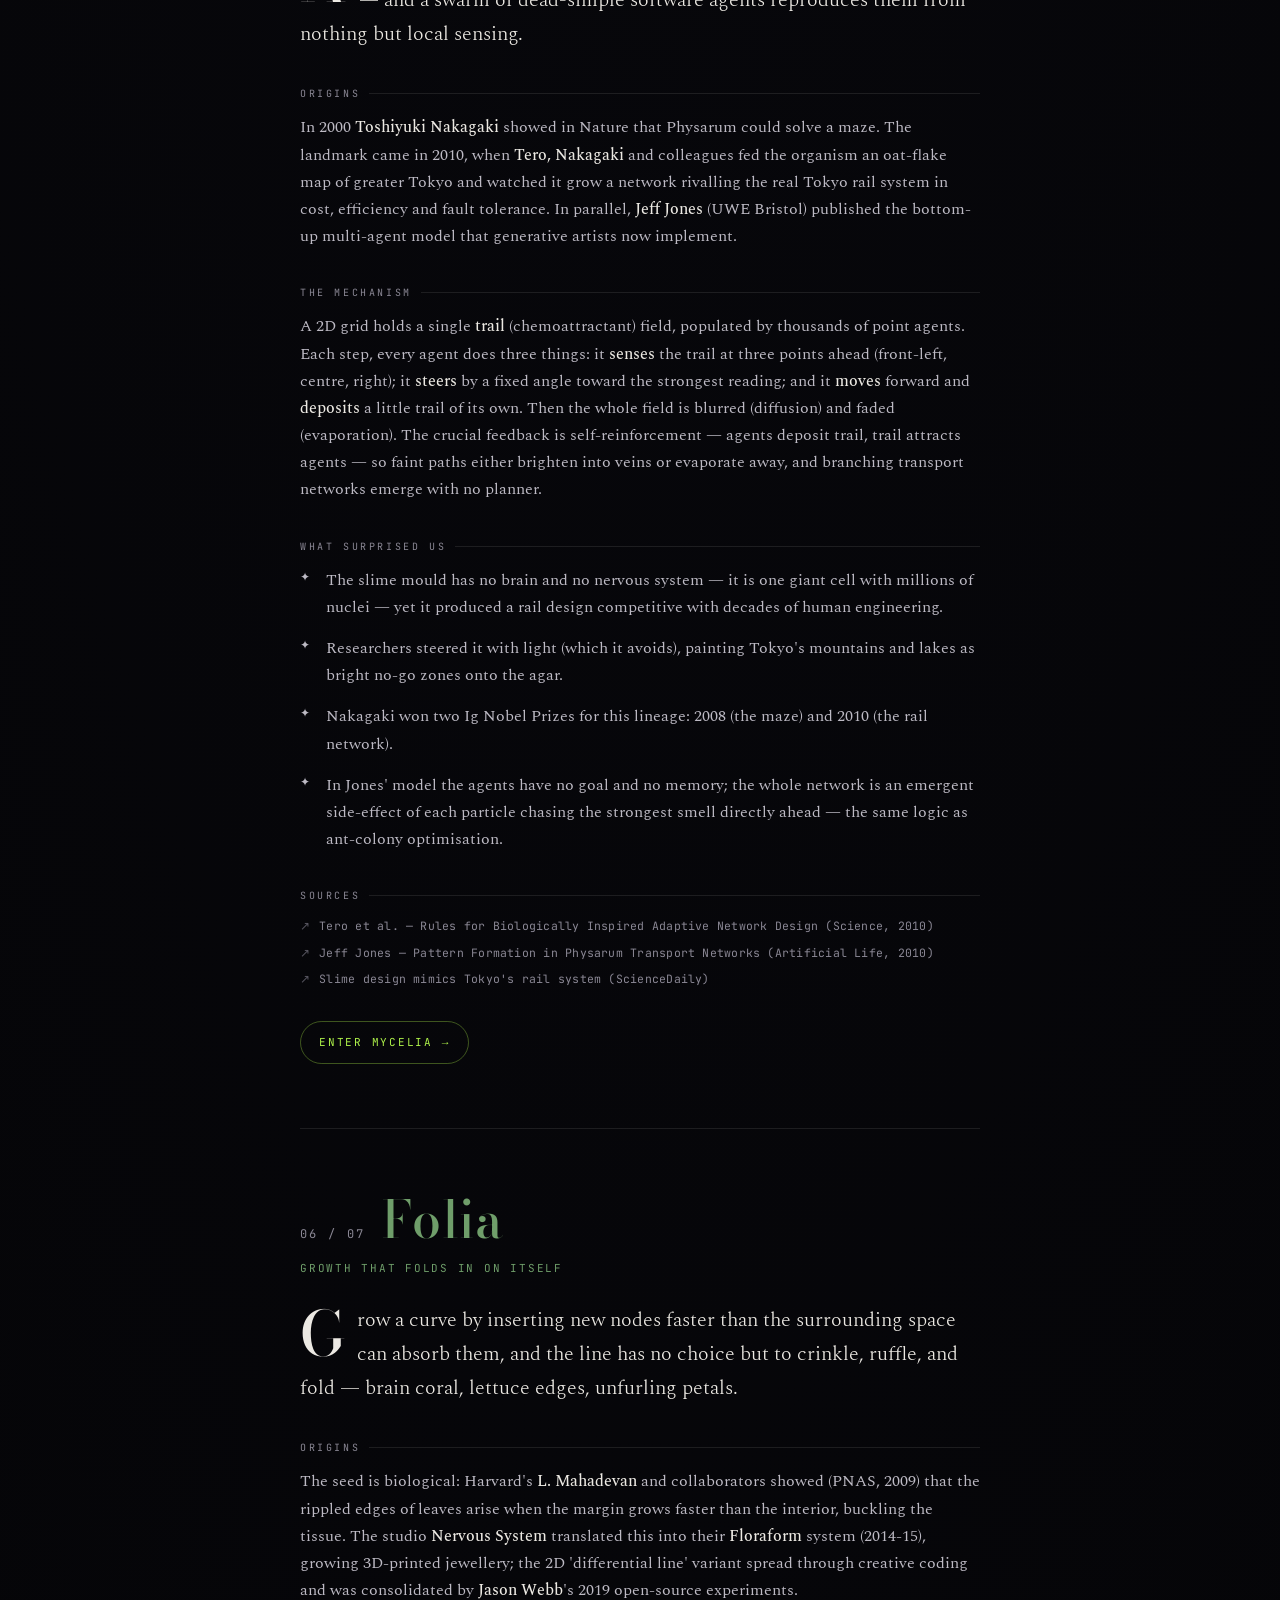
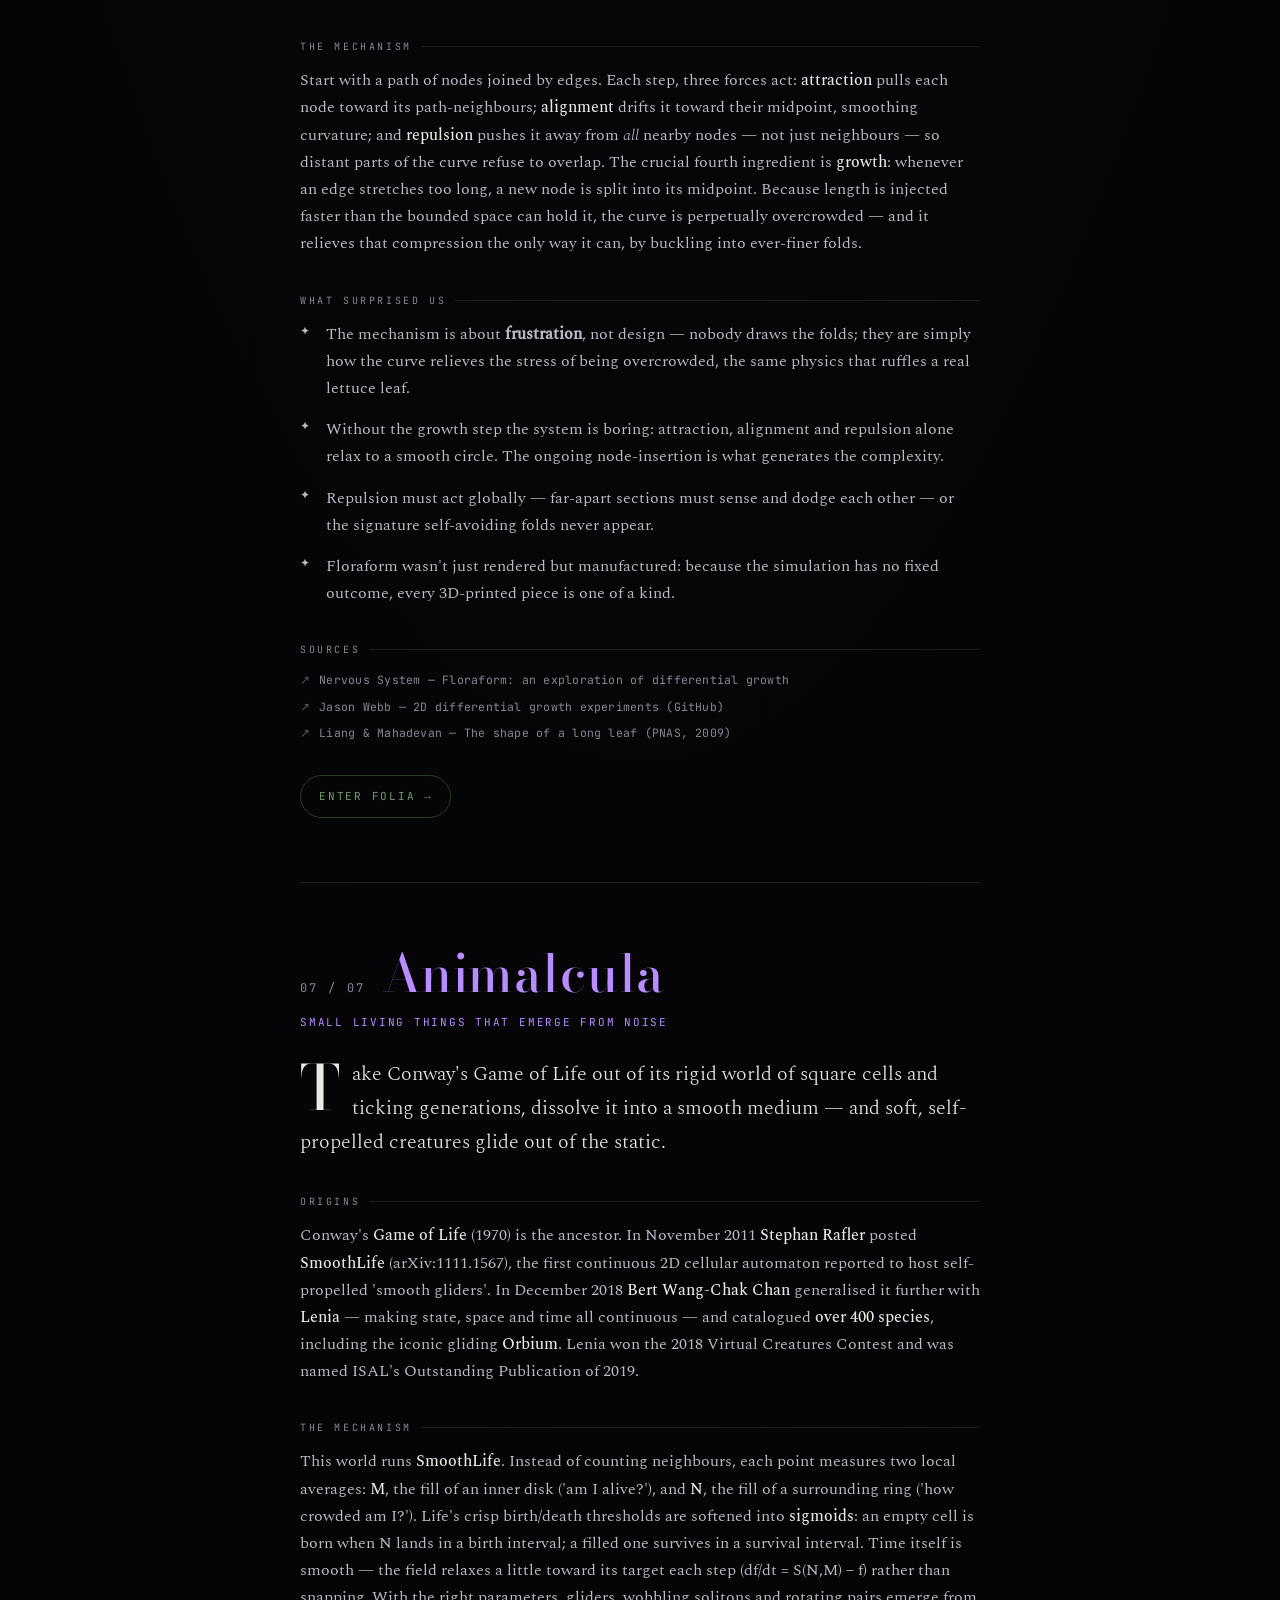
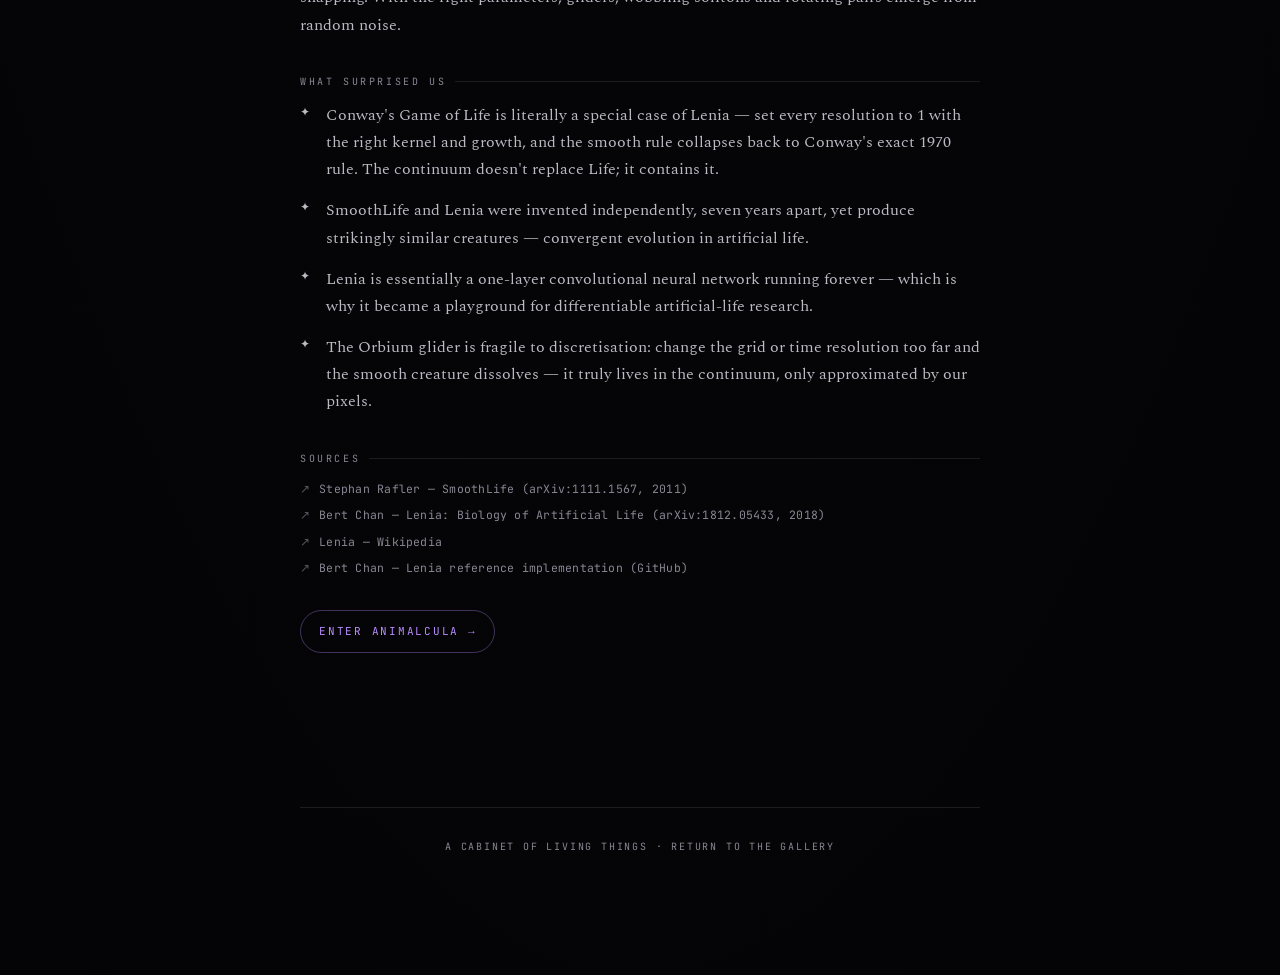
<file: codex/index.html>
<!DOCTYPE html>
<html lang="en">
<head>
<meta charset="UTF-8" />
<meta name="viewport" content="width=device-width, initial-scale=1, viewport-fit=cover" />
<title>ANIMA · Codex — the science behind the cabinet</title>
<meta property="og:type" content="website" />
<meta property="og:url" content="https://anima.fabianwitt.de/codex/" />
<meta property="og:site_name" content="ANIMA" />
<meta property="og:title" content="ANIMA · Codex — the science behind the cabinet" />
<meta property="og:description" content="The field guide to ANIMA: the science, history and mathematics behind each generative world, with cited sources." />
<meta property="og:image" content="https://anima.fabianwitt.de/og-image.png" />
<meta property="og:image:width" content="1200" />
<meta property="og:image:height" content="630" />
<meta name="twitter:card" content="summary_large_image" />
<meta name="twitter:title" content="ANIMA · Codex — the science behind the cabinet" />
<meta name="twitter:description" content="The field guide to ANIMA: the science, history and mathematics behind each generative world, with cited sources." />
<meta name="twitter:image" content="https://anima.fabianwitt.de/og-image.png" />

<link rel="icon" href="../favicon.svg" type="image/svg+xml" />
<meta name="theme-color" content="#07070b" />
<meta name="description" content="The Codex of ANIMA — the science, history and mathematics behind seven generative worlds: particle life, flow fields, reaction-diffusion, cymatics, slime mould, differential growth, and SmoothLife." />
<link rel="stylesheet" href="../fonts/anima-fonts.css" />
<style>
  :root{
    --bg:#07070b; --ink:#ece9e3; --soft:#bdbac4; --muted:#8a8794; --muted2:#56545f;
    --line:rgba(236,233,227,0.10); --line2:rgba(236,233,227,0.2);
    --didone:"Bodoni Moda",Georgia,serif; --serif:"Spectral",Georgia,serif; --mono:"JetBrains Mono",ui-monospace,monospace;
  }
  *{margin:0;padding:0;box-sizing:border-box;}
  html{scroll-behavior:smooth;}
  body{background:radial-gradient(140% 120% at 50% -10%, #101015 0%, #07070b 55%, #040406 100%);color:var(--ink);font-family:var(--serif);line-height:1.7;-webkit-font-smoothing:antialiased;}
  .grain{position:fixed;inset:-50%;pointer-events:none;z-index:50;opacity:0.045;mix-blend-mode:overlay;background-image:url("data:image/svg+xml,%3Csvg xmlns='http://www.w3.org/2000/svg' width='150' height='150'%3E%3Cfilter id='n'%3E%3CfeTurbulence type='fractalNoise' baseFrequency='0.9' numOctaves='2'/%3E%3C/filter%3E%3Crect width='100%25' height='100%25' filter='url(%23n)'/%3E%3C/svg%3E");}
  a{color:inherit;}
  ::selection{background:rgba(244,164,40,0.25);}

  .home-link{position:fixed;top:16px;left:50%;transform:translateX(-50%);z-index:12;font-family:var(--mono);font-size:10px;letter-spacing:0.28em;text-transform:uppercase;color:rgba(255,255,255,0.5);text-decoration:none;padding:7px 15px;border:1px solid rgba(255,255,255,0.14);border-radius:100px;background:rgba(10,10,14,0.5);backdrop-filter:blur(12px);transition:color .25s,border-color .25s;}
  .home-link:hover{color:#fff;border-color:rgba(255,255,255,0.32);}
  :focus-visible{outline:2px solid #f0c27b;outline-offset:3px;border-radius:3px;}

  .wrap{max-width:760px;margin:0 auto;padding:clamp(70px,12vh,140px) clamp(22px,6vw,40px) 120px;}

  header.masthead{text-align:center;margin-bottom:18px;animation:rise 1s cubic-bezier(.16,1,.3,1) both;}
  .kick{font-family:var(--mono);font-size:10px;letter-spacing:0.5em;text-transform:uppercase;color:var(--muted);}
  header.masthead h1{font-family:var(--didone);font-weight:400;font-size:clamp(52px,11vw,96px);line-height:0.9;margin:14px 0 6px;letter-spacing:0.01em;}
  header.masthead h1 i{font-style:italic;}
  header.masthead .lede{font-family:var(--serif);font-style:italic;font-weight:300;font-size:clamp(16px,2.4vw,21px);color:var(--soft);max-width:30ch;margin:10px auto 0;}

  nav.toc{display:flex;flex-wrap:wrap;justify-content:center;gap:8px 8px;margin:44px 0 80px;padding-top:30px;border-top:1px solid var(--line);animation:rise 1s .12s cubic-bezier(.16,1,.3,1) both;}
  nav.toc a{font-family:var(--mono);font-size:10.5px;letter-spacing:0.12em;text-transform:uppercase;color:var(--muted);text-decoration:none;padding:7px 12px;border:1px solid var(--line);border-radius:100px;transition:all .2s;}
  nav.toc a:hover{color:var(--ink);border-color:var(--line2);}

  article{padding:64px 0;border-top:1px solid var(--line);scroll-margin-top:80px;}
  article:first-of-type{border-top:0;}
  .ah{display:flex;align-items:baseline;gap:16px;margin-bottom:6px;}
  .ah .no{font-family:var(--mono);font-size:12px;letter-spacing:0.2em;color:var(--muted);}
  article h2{font-family:var(--didone);font-weight:500;font-size:clamp(34px,6vw,52px);line-height:1;letter-spacing:0.01em;}
  .a-tag{font-family:var(--mono);font-size:11px;letter-spacing:0.16em;text-transform:uppercase;margin:14px 0 26px;}
  .lead{font-size:clamp(17px,2.4vw,20px);color:var(--ink);margin-bottom:26px;font-weight:300;}
  .lead::first-letter{font-family:var(--didone);font-size:3.1em;line-height:0.8;float:left;padding:6px 12px 0 0;font-weight:500;}
  .sub{font-family:var(--mono);font-size:10px;letter-spacing:0.26em;text-transform:uppercase;color:var(--muted);margin:34px 0 12px;display:flex;align-items:center;gap:9px;}
  .sub::after{content:"";flex:1;height:1px;background:var(--line);}
  p.body{color:var(--soft);margin-bottom:18px;}
  p.body b{color:var(--ink);font-weight:500;}
  .facts{list-style:none;margin:6px 0 8px;}
  .facts li{position:relative;padding-left:26px;margin-bottom:14px;color:var(--soft);}
  .facts li::before{content:"✦";position:absolute;left:0;top:1px;font-size:12px;}
  .sources{display:flex;flex-direction:column;gap:7px;margin-top:10px;}
  .sources a{font-family:var(--mono);font-size:11.5px;letter-spacing:0.02em;color:var(--muted);text-decoration:none;display:flex;gap:9px;align-items:baseline;transition:color .2s;}
  .sources a:hover{color:var(--ink);}
  .sources a .arrow{color:var(--muted2);}
  .open{display:inline-flex;align-items:center;gap:9px;margin-top:32px;font-family:var(--mono);font-size:11px;letter-spacing:0.16em;text-transform:uppercase;text-decoration:none;padding:11px 18px;border:1px solid var(--line2);border-radius:100px;transition:all .25s;}
  .open:hover{background:rgba(255,255,255,0.05);}

  footer{margin-top:90px;padding-top:30px;border-top:1px solid var(--line);text-align:center;font-family:var(--mono);font-size:10px;letter-spacing:0.18em;text-transform:uppercase;color:var(--muted);}
  footer a{color:var(--muted);text-decoration:none;}

  @keyframes rise{from{opacity:0;transform:translateY(20px)}to{opacity:1;transform:translateY(0)}}
  @media (prefers-reduced-motion: reduce){*{animation-duration:.001ms!important;transition-duration:.001ms!important;}html{scroll-behavior:auto;}}
</style>
</head>
<body>
  <div class="grain"></div>
  <a class="home-link" href="../index.html"><span aria-hidden="true">✦&nbsp;</span>anima</a>

  <div class="wrap">
    <header class="masthead">
      <div class="kick">anima · codex</div>
      <h1>The F<i>i</i>eld Guide</h1>
      <p class="lede">Seven worlds, and the real science each one is grown from — the ideas, the people, the mathematics.</p>
    </header>
    <nav class="toc" id="toc"></nav>
    <main id="codex"></main>
    <footer>
      <span>a cabinet of living things · <a href="../index.html">return to the gallery</a></span>
    </footer>
  </div>

<script>
"use strict";
const CODEX = [
  {
    n:"01", name:"Primordia", slug:"primordia", accent:"#f4a428", tag:"emergent particle life",
    lead:"Hundreds of coloured particles drift in space, each obeying one trivially simple law — and out of it crawl membranes, cells, and creatures that look unmistakably alive.",
    history:"The lineage begins with algorithmic artist Jeffrey Ventrella and his <b>Clusters</b> system, whose key idea was to let the forces between species be deliberately <b>unequal</b>. In October 2018 CodeParade (HackerPoet) popularised a stripped-down version under the now-dominant name <b>Particle Life</b>; a wave of reimplementations followed — Hunar Ahmad's famously minimal version, Tom Mohr's optimised Java framework, Nikita Lisitsa's WebGPU build — all crediting Ventrella's root.",
    mechanism:"Each particle has a position, a velocity and a discrete type (colour). The whole personality of a universe lives in one tiny table: an <b>interaction matrix</b> A[i][j] giving how strongly type i is attracted to (or repelled from) type j. Crucially the matrix need not be symmetric — A[i][j] ≠ A[j][i] — which breaks Newton's third law and makes endless chasing possible. For every pair within a cutoff radius, a force is computed: hard repulsion when very close, an attraction/repulsion band scaled by the matrix in the middle, and exactly zero beyond the cutoff. Heavy velocity damping each step lets fragile structures settle instead of flying apart; a spatial grid keeps the O(n²) search fast.",
    facts:[
      "The lifelike behaviour depends on <b>breaking physics</b>: by allowing asymmetric forces, one particle can perpetually chase another that perpetually flees — injecting the apparent 'agency' of living things.",
      "There is no biology anywhere — no DNA, no fitness function, no neural net. Membranes, motile organisms and self-replication are pure side effects of a few dozen numbers.",
      "With 6 types there are only 36 numbers in the matrix, yet that handful is enough to span sterile gas to teeming ecosystems.",
      "Friction is essential, not incidental — a frictionless 'realistic' version would never settle into the patterns the model is famous for."
    ],
    sources:[
      {t:"Jeffrey Ventrella — Intro to Clusters (creator)", u:"https://www.ventrella.com/Clusters/intro.html"},
      {t:"HackerPoet / CodeParade — Particle-Life (GitHub)", u:"https://github.com/HackerPoet/Particle-Life"},
      {t:"Nikita Lisitsa — Particle Life with WebGPU (force-function write-up)", u:"https://lisyarus.github.io/blog/posts/particle-life-simulation-in-browser-using-webgpu.html"},
      {t:"Softology — Clusters and Particle Life (history)", u:"https://softologyblog.wordpress.com/2018/11/08/clusters-and-particle-life/"}
    ]
  },
  {
    n:"02", name:"Flux", slug:"flux", accent:"#62c7e0", tag:"silk woven from a flow field",
    lead:"An invisible grid of angles is laid over the canvas; particles released into it trace long, coherent curves that braid together into silk.",
    history:"The story begins with <b>Ken Perlin</b>, who around 1983 — frustrated by the sterile look of the CGI he was making for <b>TRON</b> — invented Perlin noise, presented in his 1985 SIGGRAPH paper. It earned him a 1997 Academy Award for Technical Achievement; he designed the faster <b>simplex noise</b> in 2001. Decades later, generative artist <b>Tyler Hobbs</b> made noise-driven flow fields a signature of algorithmic art through his 2020 essay 'Flow Fields' and his 2021 collection <b>Fidenza</b>.",
    mechanism:"A flow field is a 2D grid where each cell holds a single angle θ. A particle looks up the angle beneath it and steps: x += s·cos θ, y += s·sin θ — repeat to draw a curve, release thousands to fill the canvas. The angles come from <b>gradient noise</b>: an invisible lattice of random gradient vectors, blended with a smooth fade curve (6t⁵−15t⁴+10t³) so the field varies continuously. Because adjacent particles read almost-identical angles, they flow together rather than scatter — and that coherence is the entire secret of the silk-like look.",
    facts:[
      "Perlin noise was born from movie-making frustration — the CGI for TRON (1982) looked too clean — and later won an Academy Award.",
      "Perlin never patented the original noise; he did patent simplex noise (2005), and that patent expired in January 2022.",
      "The flowing look is not coded anywhere — it emerges purely because neighbouring particles receive nearly-identical angles.",
      "Hobbs warns in his own essay that plain Perlin flow fields are 'so overdone', and champions custom distortions (e.g. rounding angles to discrete increments) instead."
    ],
    sources:[
      {t:"Tyler Hobbs — Flow Fields (essay)", u:"https://www.tylerxhobbs.com/words/flow-fields"},
      {t:"Ken Perlin — Improved Noise reference (NYU)", u:"https://cs.nyu.edu/~perlin/noise/"},
      {t:"Perlin noise — Wikipedia", u:"https://en.wikipedia.org/wiki/Perlin_noise"},
      {t:"Tyler Hobbs — Fidenza", u:"https://www.tylerxhobbs.com/words/fidenza"}
    ]
  },
  {
    n:"03", name:"Morphogenesis", slug:"morphogenesis", accent:"#5fe6c0", tag:"patterns that grow themselves",
    lead:"Two interacting virtual chemicals that react and spread at different speeds can break a uniform field into spots, stripes, mazes and spirals — pattern born from sameness.",
    history:"<b>Alan Turing</b> proposed the idea in his 1952 paper 'The Chemical Basis of Morphogenesis' — just two years before his death — proving that diffusion, normally a smoothing force, can paradoxically <b>destabilise</b> a uniform state into structure. Ignored for decades, it was revived once computers made simulation easy; the specific <b>Gray-Scott</b> reaction was systematically mapped by John Pearson in a 1993 Science paper, and Turing's predictions were experimentally confirmed with chemical droplets as recently as 2014.",
    mechanism:"Two chemicals U and V evolve by coupled equations. The reaction U + 2V → 3V is <b>autocatalytic</b>: V helps make more of itself (the u·v² term), but only where two V meet one U. A <b>feed</b> rate F pumps fresh U in; a <b>kill</b> rate k removes V. The secret is differential diffusion: V spreads more slowly than U, giving short-range activation with long-range inhibition — a spot ignites locally but starves its neighbours, freezing into a characteristic spacing. With just those two numbers, F and k, a nudge of 0.002 can flip the world from stable dots to a writhing maze to chaos.",
    facts:[
      "Diffusion is the villain that becomes the hero: on its own it only blurs, yet paired with reaction it makes a uniform mixture spontaneously break into pattern.",
      "Turing essentially invented mathematical biology with a paper almost nobody could test — written before practical computers, vindicated ~40 years later.",
      "In a narrow (F,k) band the model literally reproduces cell division: a spot stretches, pinches, and splits in two — 'mitosis', with no biology built in.",
      "The same math paints a leopard's spots, a zebra's stripes, sand ripples, and fingerprint ridges — one equation, many kingdoms."
    ],
    sources:[
      {t:"Alan Turing — The Chemical Basis of Morphogenesis (1952, PDF)", u:"https://www.dna.caltech.edu/courses/cs191/paperscs191/turing.pdf"},
      {t:"John Pearson — Complex Patterns in a Simple System (Science, 1993)", u:"https://www.science.org/doi/10.1126/science.261.5118.189"},
      {t:"Robert Munafo — Gray-Scott / Pearson's parameterization", u:"https://www.mrob.com/pub/comp/xmorphia/index.html"},
      {t:"Karl Sims — Reaction-Diffusion Tutorial", u:"https://karlsims.com/rd.html"}
    ]
  },
  {
    n:"04", name:"Resonance", slug:"resonance", accent:"#f0c27b", tag:"a garden that sings in ripples",
    lead:"Plant a few singing seeds; each sends out a ring, and where a ring crosses another seed it chimes in turn — a music with no score and no conductor.",
    history:"It draws on three old ideas. In 1787 <b>Ernst Chladni</b> drew a bow across sand-strewn plates and made sound <b>visible</b> as geometric figures — the birth of what Hans Jenny later named <b>cymatics</b>. From Pythagoras onward we have known that notes whose frequencies form <b>small whole-number ratios</b> sound consonant together. And the <b>pentatonic scale</b> — five notes that almost never clash — appears independently in folk music across nearly every culture on earth.",
    mechanism:"Each seed's pitch is read from its height and snapped to a pentatonic scale, so any combination is consonant by construction. A seed pulses on its own slow clock, emitting an expanding ring; when that ring sweeps across another seed, the second seed chimes and emits its own ring. That single rule — <b>be triggered, then trigger</b> — turns the dish into an <b>excitable medium</b>: rhythms cascade, interfere, and re-form on their own, the same logic that synchronises fireflies and heart cells. Under the hood each chime is a Web Audio oscillator shaped by a soft attack-and-decay envelope, sent through a convolution reverb so the garden sounds like a vast, gentle room.",
    facts:[
      "The pentatonic scale is so deeply consonant and cross-cultural that audiences can sing it back, untaught — Bobby McFerrin famously demonstrates this with a crowd.",
      "Chladni's 18th-century sand figures proved sound has shape; the same standing-wave physics still governs instruments and loudspeakers.",
      "Nothing here is sequenced — the rhythm is emergent, an excitable medium where each element only reacts to its neighbours, like fireflies finding a common pulse.",
      "Consonance traces to Pythagoras: the simpler the frequency ratio (2:1 octave, 3:2 fifth), the more 'resolved' two notes sound together."
    ],
    sources:[
      {t:"Cymatics — Wikipedia", u:"https://en.wikipedia.org/wiki/Cymatics"},
      {t:"Ernst Chladni — Wikipedia", u:"https://en.wikipedia.org/wiki/Ernst_Chladni"},
      {t:"Pentatonic scale — Wikipedia", u:"https://en.wikipedia.org/wiki/Pentatonic_scale"},
      {t:"Excitable medium — Wikipedia", u:"https://en.wikipedia.org/wiki/Excitable_medium"}
    ]
  },
  {
    n:"05", name:"Mycelia", slug:"mycelia", accent:"#aef24a", tag:"a mind without a brain",
    lead:"A brainless, single-celled slime mould grows efficient transport networks — and a swarm of dead-simple software agents reproduces them from nothing but local sensing.",
    history:"In 2000 <b>Toshiyuki Nakagaki</b> showed in Nature that Physarum could solve a maze. The landmark came in 2010, when <b>Tero, Nakagaki</b> and colleagues fed the organism an oat-flake map of greater Tokyo and watched it grow a network rivalling the real Tokyo rail system in cost, efficiency and fault tolerance. In parallel, <b>Jeff Jones</b> (UWE Bristol) published the bottom-up multi-agent model that generative artists now implement.",
    mechanism:"A 2D grid holds a single <b>trail</b> (chemoattractant) field, populated by thousands of point agents. Each step, every agent does three things: it <b>senses</b> the trail at three points ahead (front-left, centre, right); it <b>steers</b> by a fixed angle toward the strongest reading; and it <b>moves</b> forward and <b>deposits</b> a little trail of its own. Then the whole field is blurred (diffusion) and faded (evaporation). The crucial feedback is self-reinforcement — agents deposit trail, trail attracts agents — so faint paths either brighten into veins or evaporate away, and branching transport networks emerge with no planner.",
    facts:[
      "The slime mould has no brain and no nervous system — it is one giant cell with millions of nuclei — yet it produced a rail design competitive with decades of human engineering.",
      "Researchers steered it with light (which it avoids), painting Tokyo's mountains and lakes as bright no-go zones onto the agar.",
      "Nakagaki won two Ig Nobel Prizes for this lineage: 2008 (the maze) and 2010 (the rail network).",
      "In Jones' model the agents have no goal and no memory; the whole network is an emergent side-effect of each particle chasing the strongest smell directly ahead — the same logic as ant-colony optimisation."
    ],
    sources:[
      {t:"Tero et al. — Rules for Biologically Inspired Adaptive Network Design (Science, 2010)", u:"https://www.science.org/doi/10.1126/science.1177894"},
      {t:"Jeff Jones — Pattern Formation in Physarum Transport Networks (Artificial Life, 2010)", u:"https://pubmed.ncbi.nlm.nih.gov/20067403/"},
      {t:"Slime design mimics Tokyo's rail system (ScienceDaily)", u:"https://www.sciencedaily.com/releases/2010/01/100121141051.htm"}
    ]
  },
  {
    n:"06", name:"Folia", slug:"folia", accent:"#6f9e6a", tag:"growth that folds in on itself",
    lead:"Grow a curve by inserting new nodes faster than the surrounding space can absorb them, and the line has no choice but to crinkle, ruffle, and fold — brain coral, lettuce edges, unfurling petals.",
    history:"The seed is biological: Harvard's <b>L. Mahadevan</b> and collaborators showed (PNAS, 2009) that the rippled edges of leaves arise when the margin grows faster than the interior, buckling the tissue. The studio <b>Nervous System</b> translated this into their <b>Floraform</b> system (2014-15), growing 3D-printed jewellery; the 2D 'differential line' variant spread through creative coding and was consolidated by <b>Jason Webb</b>'s 2019 open-source experiments.",
    mechanism:"Start with a path of nodes joined by edges. Each step, three forces act: <b>attraction</b> pulls each node toward its path-neighbours; <b>alignment</b> drifts it toward their midpoint, smoothing curvature; and <b>repulsion</b> pushes it away from <i>all</i> nearby nodes — not just neighbours — so distant parts of the curve refuse to overlap. The crucial fourth ingredient is <b>growth</b>: whenever an edge stretches too long, a new node is split into its midpoint. Because length is injected faster than the bounded space can hold it, the curve is perpetually overcrowded — and it relieves that compression the only way it can, by buckling into ever-finer folds.",
    facts:[
      "The mechanism is about <b>frustration</b>, not design — nobody draws the folds; they are simply how the curve relieves the stress of being overcrowded, the same physics that ruffles a real lettuce leaf.",
      "Without the growth step the system is boring: attraction, alignment and repulsion alone relax to a smooth circle. The ongoing node-insertion is what generates the complexity.",
      "Repulsion must act globally — far-apart sections must sense and dodge each other — or the signature self-avoiding folds never appear.",
      "Floraform wasn't just rendered but manufactured: because the simulation has no fixed outcome, every 3D-printed piece is one of a kind."
    ],
    sources:[
      {t:"Nervous System — Floraform: an exploration of differential growth", u:"https://n-e-r-v-o-u-s.com/blog/?p=6721"},
      {t:"Jason Webb — 2D differential growth experiments (GitHub)", u:"https://github.com/jasonwebb/2d-differential-growth-experiments/blob/master/README.md"},
      {t:"Liang & Mahadevan — The shape of a long leaf (PNAS, 2009)", u:"https://www.pnas.org/doi/10.1073/pnas.0911954106"}
    ]
  },
  {
    n:"07", name:"Animalcula", slug:"animalcula", accent:"#b98cff", tag:"small living things that emerge from noise",
    lead:"Take Conway's Game of Life out of its rigid world of square cells and ticking generations, dissolve it into a smooth medium — and soft, self-propelled creatures glide out of the static.",
    history:"Conway's <b>Game of Life</b> (1970) is the ancestor. In November 2011 <b>Stephan Rafler</b> posted <b>SmoothLife</b> (arXiv:1111.1567), the first continuous 2D cellular automaton reported to host self-propelled 'smooth gliders'. In December 2018 <b>Bert Wang-Chak Chan</b> generalised it further with <b>Lenia</b> — making state, space and time all continuous — and catalogued <b>over 400 species</b>, including the iconic gliding <b>Orbium</b>. Lenia won the 2018 Virtual Creatures Contest and was named ISAL's Outstanding Publication of 2019.",
    mechanism:"This world runs <b>SmoothLife</b>. Instead of counting neighbours, each point measures two local averages: <b>M</b>, the fill of an inner disk ('am I alive?'), and <b>N</b>, the fill of a surrounding ring ('how crowded am I?'). Life's crisp birth/death thresholds are softened into <b>sigmoids</b>: an empty cell is born when N lands in a birth interval; a filled one survives in a survival interval. Time itself is smooth — the field relaxes a little toward its target each step (df/dt = S(N,M) − f) rather than snapping. With the right parameters, gliders, wobbling solitons and rotating pairs emerge from random noise.",
    facts:[
      "Conway's Game of Life is literally a special case of Lenia — set every resolution to 1 with the right kernel and growth, and the smooth rule collapses back to Conway's exact 1970 rule. The continuum doesn't replace Life; it contains it.",
      "SmoothLife and Lenia were invented independently, seven years apart, yet produce strikingly similar creatures — convergent evolution in artificial life.",
      "Lenia is essentially a one-layer convolutional neural network running forever — which is why it became a playground for differentiable artificial-life research.",
      "The Orbium glider is fragile to discretisation: change the grid or time resolution too far and the smooth creature dissolves — it truly lives in the continuum, only approximated by our pixels."
    ],
    sources:[
      {t:"Stephan Rafler — SmoothLife (arXiv:1111.1567, 2011)", u:"https://arxiv.org/abs/1111.1567"},
      {t:"Bert Chan — Lenia: Biology of Artificial Life (arXiv:1812.05433, 2018)", u:"https://ar5iv.labs.arxiv.org/html/1812.05433"},
      {t:"Lenia — Wikipedia", u:"https://en.wikipedia.org/wiki/Lenia"},
      {t:"Bert Chan — Lenia reference implementation (GitHub)", u:"https://github.com/Chakazul/Lenia"}
    ]
  }
];

const toc = document.getElementById("toc");
const main = document.getElementById("codex");

CODEX.forEach(w => {
  const t = document.createElement("a");
  t.href = "#" + w.slug; t.textContent = w.n + " · " + w.name; t.style.color = "";
  t.addEventListener("mouseenter", () => t.style.color = w.accent);
  t.addEventListener("mouseleave", () => t.style.color = "");
  toc.appendChild(t);

  const art = document.createElement("article");
  art.id = w.slug;
  art.innerHTML = `
    <div class="ah"><span class="no">${w.n} / 07</span><h2 style="color:${w.accent}">${w.name}</h2></div>
    <div class="a-tag" style="color:${w.accent}">${w.tag}</div>
    <p class="lead">${w.lead}</p>
    <div class="sub">Origins</div>
    <p class="body">${w.history}</p>
    <div class="sub">The mechanism</div>
    <p class="body">${w.mechanism}</p>
    <div class="sub">What surprised us</div>
    <ul class="facts">${w.facts.map(f => `<li>${f}</li>`).join("")}</ul>
    <div class="sub">Sources</div>
    <div class="sources">${w.sources.map(s => `<a href="${s.u}" target="_blank" rel="noopener noreferrer"><span class="arrow">↗</span><span>${s.t}</span></a>`).join("")}</div>
    <a class="open" href="../${w.slug}/index.html" style="color:${w.accent};border-color:${w.accent}55">Enter ${w.name} →</a>
  `;
  main.appendChild(art);
});
</script>
<script>if("serviceWorker" in navigator)addEventListener("load",()=>navigator.serviceWorker.register("../service-worker.js").catch(()=>{}));</script>
</body>
</html>
</file>
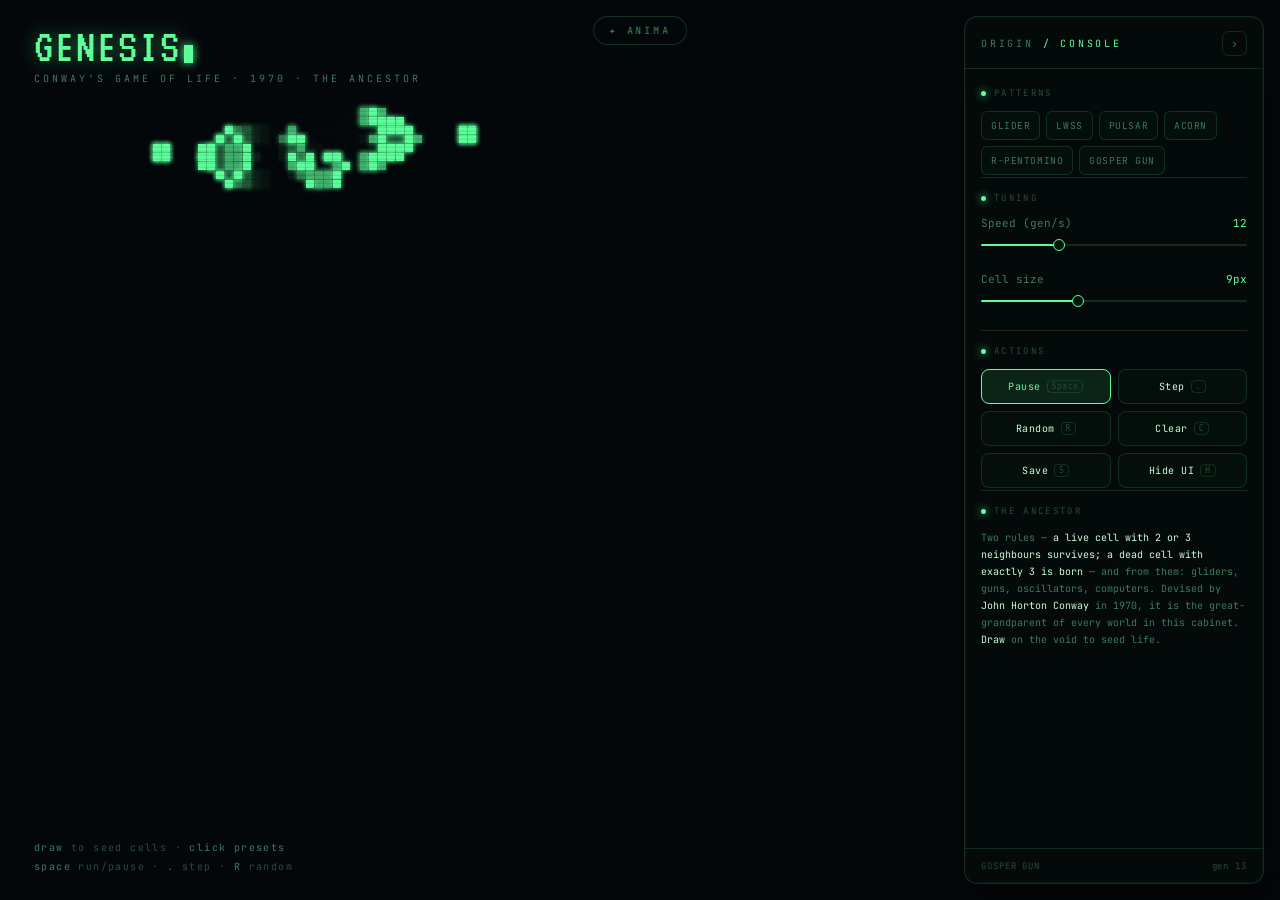
<file: conway/index.html>
<!DOCTYPE html>
<html lang="en">
<head>
<meta charset="UTF-8" />
<meta name="viewport" content="width=device-width, initial-scale=1, viewport-fit=cover" />
<title>GENESIS — Conway's Game of Life (the ancestor)</title>
<link rel="icon" href="../favicon.svg" type="image/svg+xml" />
<meta name="theme-color" content="#04080a" />
<meta name="description" content="A hidden room in ANIMA: Conway's Game of Life (1970), the ancestor of every world in the cabinet." />
<link rel="stylesheet" href="../fonts/anima-fonts.css" />
<style>
  /* ============================================================
     GENESIS — Conway's Game of Life (1970). The hidden ancestor.
     Aesthetic: phosphor-green CRT terminal.
     ============================================================ */
  :root{
    --bg:#04080a; --ink:#caffd9; --green:#5dff9b; --dim:#2f7a52; --muted:#3f7a5e; --muted2:#2a4d3b;
    --line:rgba(93,255,155,0.14); --line2:rgba(93,255,155,0.3); --accent:#5dff9b;
    --term:"VT323",ui-monospace,monospace; --mono:"JetBrains Mono",ui-monospace,monospace;
  }
  *{margin:0;padding:0;box-sizing:border-box;}
  html,body{height:100%;overflow:hidden;background:var(--bg);color:var(--ink);font-family:var(--mono);-webkit-font-smoothing:antialiased;}
  canvas{position:fixed;inset:0;display:block;cursor:crosshair;touch-action:none;}
  /* CRT scanlines + vignette */
  .scan{position:fixed;inset:0;pointer-events:none;z-index:3;background:repeating-linear-gradient(to bottom,rgba(0,0,0,0) 0px,rgba(0,0,0,0) 2px,rgba(0,0,0,0.16) 3px,rgba(0,0,0,0.16) 4px);mix-blend-mode:multiply;opacity:0.5;}
  .vig{position:fixed;inset:0;pointer-events:none;z-index:2;background:radial-gradient(130% 110% at 50% 45%,transparent 55%,rgba(0,0,0,0.6) 100%);}
  :focus-visible{outline:2px solid var(--accent);outline-offset:2px;}

  .home-link{position:fixed;top:16px;left:50%;transform:translateX(-50%);z-index:12;font-family:var(--mono);font-size:10px;letter-spacing:0.28em;text-transform:uppercase;color:rgba(93,255,155,0.55);text-decoration:none;padding:7px 15px;border:1px solid rgba(93,255,155,0.18);border-radius:100px;background:rgba(4,8,10,0.5);backdrop-filter:blur(10px);transition:color .25s,border-color .25s;}
  .home-link:hover{color:var(--green);border-color:var(--line2);}

  .mast{position:fixed;top:28px;left:34px;z-index:5;pointer-events:none;}
  .mast h1{font-family:var(--term);font-weight:400;font-size:48px;line-height:0.8;letter-spacing:0.04em;color:var(--green);text-shadow:0 0 18px rgba(93,255,155,0.45);}
  .mast .sub{font-size:10px;letter-spacing:0.3em;text-transform:uppercase;color:var(--muted);margin-top:6px;}
  .mast .cur{display:inline-block;width:9px;height:18px;background:var(--green);margin-left:4px;vertical-align:-2px;animation:blink 1.1s step-end infinite;box-shadow:0 0 10px var(--green);}

  .panel{position:fixed;top:16px;right:16px;bottom:16px;width:300px;z-index:6;display:flex;flex-direction:column;
    background:rgba(5,12,10,0.78);border:1px solid var(--line);border-radius:13px;
    backdrop-filter:blur(18px);box-shadow:0 24px 70px rgba(0,0,0,0.55), inset 0 0 0 1px rgba(93,255,155,0.04);
    overflow:hidden;transition:transform .55s cubic-bezier(.16,1,.3,1),opacity .4s;}
  .panel.hidden{transform:translateX(calc(100% + 26px));opacity:0;pointer-events:none;}
  .head{display:flex;align-items:center;justify-content:space-between;padding:14px 16px 12px;border-bottom:1px solid var(--line);}
  .head .t{font-size:10px;letter-spacing:0.28em;text-transform:uppercase;color:var(--muted);}
  .head .t span{color:var(--green);}
  .ib{width:25px;height:25px;display:grid;place-items:center;border:1px solid var(--line);border-radius:7px;background:transparent;color:var(--muted);cursor:pointer;font-size:12px;}
  .ib:hover{color:var(--green);border-color:var(--line2);}
  .body{flex:1;overflow-y:auto;padding:4px 16px 16px;}
  .body::-webkit-scrollbar{width:7px;} .body::-webkit-scrollbar-thumb{background:rgba(93,255,155,0.12);border-radius:8px;}
  .sec{padding:14px 0 2px;} .sec+.sec{border-top:1px solid var(--line);}
  .st{font-size:9px;letter-spacing:0.26em;text-transform:uppercase;color:var(--muted2);margin-bottom:12px;display:flex;align-items:center;gap:8px;}
  .st::before{content:"";width:5px;height:5px;border-radius:50%;background:var(--green);box-shadow:0 0 8px var(--green);}
  .chips{display:flex;flex-wrap:wrap;gap:6px;}
  .chip{font-family:var(--mono);font-size:9.5px;letter-spacing:0.06em;text-transform:uppercase;padding:7px 9px;border-radius:6px;border:1px solid var(--line);background:rgba(93,255,155,0.02);color:var(--muted);cursor:pointer;transition:all .16s;}
  .chip:hover{color:var(--ink);border-color:var(--line2);}
  .ctrl{margin-bottom:13px;}
  .crow{display:flex;justify-content:space-between;align-items:baseline;margin-bottom:6px;}
  .cl{font-size:11px;color:var(--muted);} .cv{font-size:11px;color:var(--green);font-variant-numeric:tabular-nums;}
  input[type=range]{-webkit-appearance:none;appearance:none;width:100%;height:18px;background:transparent;cursor:pointer;}
  input[type=range]::-webkit-slider-runnable-track{height:2px;border-radius:2px;background:linear-gradient(to right,var(--green) var(--fill,0%),rgba(93,255,155,0.14) var(--fill,0%));}
  input[type=range]::-webkit-slider-thumb{-webkit-appearance:none;width:12px;height:12px;margin-top:-5px;border-radius:50%;background:#04140c;border:1.5px solid var(--green);}
  input[type=range]::-moz-range-track{height:2px;background:rgba(93,255,155,0.14);border-radius:2px;}
  input[type=range]::-moz-range-thumb{width:11px;height:11px;border-radius:50%;background:#04140c;border:1.5px solid var(--green);}
  .acts{display:grid;grid-template-columns:1fr 1fr;gap:7px;}
  .btn{font-family:var(--mono);font-size:10px;letter-spacing:0.05em;padding:10px 8px;border-radius:8px;border:1px solid var(--line);background:rgba(93,255,155,0.02);color:var(--ink);cursor:pointer;transition:all .16s;display:flex;align-items:center;justify-content:center;gap:6px;}
  .btn:hover{border-color:var(--line2);background:rgba(93,255,155,0.05);}
  .btn:active{transform:translateY(1px);}
  .btn.pri{border-color:var(--green);color:var(--green);background:rgba(93,255,155,0.1);}
  .btn kbd{font-size:8px;color:var(--muted2);border:1px solid var(--line);border-radius:4px;padding:1px 4px;}
  .note{font-family:var(--mono);font-size:10px;line-height:1.7;color:var(--muted);}
  .note b{color:var(--ink);font-weight:400;}
  .foot{flex:0 0 auto;padding:11px 16px;border-top:1px solid var(--line);font-size:9px;letter-spacing:0.1em;color:var(--muted2);display:flex;justify-content:space-between;}
  .reopen{position:fixed;top:16px;right:16px;z-index:6;width:40px;height:40px;border-radius:11px;border:1px solid var(--line);background:rgba(5,12,10,0.78);backdrop-filter:blur(14px);color:var(--green);display:grid;place-items:center;cursor:pointer;font-size:16px;opacity:0;transform:scale(.85);pointer-events:none;transition:all .4s cubic-bezier(.16,1,.3,1);}
  .reopen.show{opacity:1;transform:scale(1);pointer-events:auto;}
  .hint{position:fixed;left:34px;bottom:24px;z-index:5;font-size:10px;letter-spacing:0.14em;line-height:1.9;color:var(--muted2);pointer-events:none;}
  .hint b{color:var(--muted);font-weight:400;}
  @keyframes blink{50%{opacity:0}}
  @media (prefers-reduced-motion: reduce){.mast .cur{animation:none}*{transition-duration:.001ms!important}}
  @media (max-width:740px){.panel{width:auto;left:12px;right:12px;top:auto;bottom:12px;height:54vh;}.hint{display:none}}
</style>
</head>
<body>
  <canvas id="c"></canvas>
  <div class="vig"></div>
  <div class="scan"></div>
  <a class="home-link" href="../index.html">✦&nbsp;anima</a>

  <div class="mast">
    <h1>GENESIS<span class="cur"></span></h1>
    <div class="sub">conway's game of life · 1970 · the ancestor</div>
  </div>

  <aside class="panel" id="panel">
    <div class="head"><div class="t">ORIGIN <span>/ console</span></div><button class="ib" id="hide">›</button></div>
    <div class="body">
      <div class="sec"><div class="st">Patterns</div><div class="chips" id="presets"></div></div>
      <div class="sec" id="sliders"></div>
      <div class="sec"><div class="st">Actions</div>
        <div class="acts">
          <button class="btn pri" id="play"><span>Pause</span><kbd>Space</kbd></button>
          <button class="btn" id="step">Step <kbd>.</kbd></button>
          <button class="btn" id="rand">Random <kbd>R</kbd></button>
          <button class="btn" id="clear">Clear <kbd>C</kbd></button>
          <button class="btn" id="save">Save <kbd>S</kbd></button>
          <button class="btn" id="hide2">Hide UI <kbd>H</kbd></button>
        </div>
      </div>
      <div class="sec"><div class="st">The ancestor</div>
        <p class="note">Two rules — <b>a live cell with 2 or 3 neighbours survives; a dead cell with exactly 3 is born</b> — and from them: gliders, guns, oscillators, computers. Devised by <b>John Horton Conway</b> in 1970, it is the great-grandparent of every world in this cabinet. <b>Draw</b> on the void to seed life.</p>
      </div>
    </div>
    <div class="foot"><span id="fpreset">GOSPER GUN</span><span id="fgen">gen 0</span></div>
  </aside>
  <button class="reopen" id="reopen">⚙</button>

  <div class="hint"><div><b>draw</b> to seed cells · <b>click presets</b></div><div><b>space</b> run/pause · <b>.</b> step · <b>R</b> random</div></div>

<script>
"use strict";
(() => {
  const canvas=document.getElementById("c"), ctx=canvas.getContext("2d");
  let W,H,dpr,cell,cols,rows,grid,buf;
  const state={ cell:9, speed:12, wrap:true };

  function resize(){
    dpr=Math.min(devicePixelRatio||1,2);
    W=canvas.width=Math.floor(innerWidth*dpr); H=canvas.height=Math.floor(innerHeight*dpr);
    canvas.style.width=innerWidth+"px"; canvas.style.height=innerHeight+"px";
    cell=Math.max(3,Math.round(state.cell*dpr));
    cols=Math.floor(W/cell); rows=Math.floor(H/cell);
    const ng=new Uint8Array(cols*rows);
    if(grid){ // preserve existing pattern (top-left aligned) across resizes
      const oc=Math.min(cols, gridCols), orr=Math.min(rows, gridRows);
      for(let y=0;y<orr;y++) for(let x=0;x<oc;x++) ng[y*cols+x]=grid[y*gridCols+x];
    }
    grid=ng; buf=new Uint8Array(cols*rows); gridCols=cols; gridRows=rows;
    ctx.fillStyle="#04080a"; ctx.fillRect(0,0,W,H);
  }
  let gridCols=0, gridRows=0;
  let rt; addEventListener("resize",()=>{ clearTimeout(rt); rt=setTimeout(resize,200); });

  /* ---------- patterns (relative cells) ---------- */
  const P = {
    "GLIDER":[[1,0],[2,1],[0,2],[1,2],[2,2]],
    "LWSS":[[0,0],[3,0],[4,1],[0,2],[4,2],[1,3],[2,3],[3,3],[4,3]],
    "PULSAR":[[2,0],[3,0],[4,0],[8,0],[9,0],[10,0],[0,2],[5,2],[7,2],[12,2],[0,3],[5,3],[7,3],[12,3],[0,4],[5,4],[7,4],[12,4],[2,5],[3,5],[4,5],[8,5],[9,5],[10,5],[2,7],[3,7],[4,7],[8,7],[9,7],[10,7],[0,8],[5,8],[7,8],[12,8],[0,9],[5,9],[7,9],[12,9],[0,10],[5,10],[7,10],[12,10],[2,12],[3,12],[4,12],[8,12],[9,12],[10,12]],
    "ACORN":[[1,0],[3,1],[0,2],[1,2],[4,2],[5,2],[6,2]],
    "R-PENTOMINO":[[1,0],[2,0],[0,1],[1,1],[1,2]],
    "GOSPER GUN":[[0,4],[0,5],[1,4],[1,5],[10,4],[10,5],[10,6],[11,3],[11,7],[12,2],[12,8],[13,2],[13,8],[14,5],[15,3],[15,7],[16,4],[16,5],[16,6],[17,5],[20,2],[20,3],[20,4],[21,2],[21,3],[21,4],[22,1],[22,5],[24,0],[24,1],[24,5],[24,6],[34,2],[34,3],[35,2],[35,3]],
  };
  const PNAMES=Object.keys(P);

  function clearGrid(){ grid.fill(0); gen=0; }
  function stampCentered(name){
    clearGrid();
    const pts=P[name]; let mx=0,my=0; for(const [x,y] of pts){ if(x>mx)mx=x; if(y>my)my=y; }
    const ox=Math.floor((cols-mx)/2), oy=Math.floor((rows-my)/2);
    // the gun reads better anchored toward the upper-left so its gliders cross the field
    const gx = name==="GOSPER GUN" ? Math.floor(cols*0.12) : ox;
    const gy = name==="GOSPER GUN" ? Math.floor(rows*0.12) : oy;
    for(const [x,y] of pts){ const px=gx+x, py=gy+y; if(px>=0&&py>=0&&px<cols&&py<rows) grid[py*cols+px]=1; }
  }
  function randomize(){ for(let i=0;i<grid.length;i++) grid[i]=Math.random()<0.22?1:0; gen=0; }

  /* ---------- the two rules ---------- */
  let gen=0;
  function stepLife(){
    const w=cols,h=rows,W2=state.wrap;
    for(let y=0;y<h;y++){
      const ym=W2?(y-1+h)%h:y-1, yp=W2?(y+1)%h:y+1;
      for(let x=0;x<w;x++){
        const xm=W2?(x-1+w)%w:x-1, xp=W2?(x+1)%w:x+1;
        let n=0;
        if(ym>=0){ if(xm>=0)n+=grid[ym*w+xm]; n+=grid[ym*w+x]; if(xp<w)n+=grid[ym*w+xp]; }
        if(xm>=0)n+=grid[y*w+xm]; if(xp<w)n+=grid[y*w+xp];
        if(yp<h){ if(xm>=0)n+=grid[yp*w+xm]; n+=grid[yp*w+x]; if(xp<w)n+=grid[yp*w+xp]; }
        const a=grid[y*w+x];
        buf[y*w+x]=(a&&(n===2||n===3))||(!a&&n===3)?1:0;
      }
    }
    const t=grid; grid=buf; buf=t; gen++;
  }

  /* ---------- render (phosphor persistence) ---------- */
  function render(){
    ctx.globalCompositeOperation="source-over";
    ctx.fillStyle="rgba(4,8,10,0.32)"; ctx.fillRect(0,0,W,H);   // phosphor decay trail
    ctx.fillStyle="#5dff9b"; ctx.shadowColor="#5dff9b"; ctx.shadowBlur=cell*0.6;
    const r=Math.max(1,cell-1);
    for(let y=0;y<rows;y++){ const row=y*cols, py=y*cell;
      for(let x=0;x<cols;x++){ if(grid[row+x]) ctx.fillRect(x*cell, py, r, r); } }
    ctx.shadowBlur=0;
    document.getElementById("fgen").textContent="gen "+gen;
  }

  let paused=false, acc=0, last=performance.now();
  function loop(now){
    let dt=(now-last)/1000; last=now; if(dt>0.1)dt=0.1;
    if(!paused){ acc+=dt; const stepT=1/state.speed; while(acc>=stepT){ stepLife(); acc-=stepT; } }
    render();
    requestAnimationFrame(loop);
  }

  /* ---------- draw to toggle ---------- */
  let drawing=false, drawVal=1;
  function cellAt(e){ const x=Math.floor(e.clientX*dpr/cell), y=Math.floor(e.clientY*dpr/cell); if(x>=0&&y>=0&&x<cols&&y<rows) return y*cols+x; return -1; }
  canvas.addEventListener("pointerdown",e=>{ drawing=true; const i=cellAt(e); if(i>=0){ drawVal=grid[i]?0:1; grid[i]=drawVal; } canvas.setPointerCapture(e.pointerId); });
  canvas.addEventListener("pointermove",e=>{ if(!drawing)return; const i=cellAt(e); if(i>=0) grid[i]=drawVal; });
  canvas.addEventListener("pointerup",()=>drawing=false);
  canvas.addEventListener("pointercancel",()=>drawing=false);

  /* ---------- UI ---------- */
  const presetsHost=document.getElementById("presets"), slidersHost=document.getElementById("sliders"), foot=document.getElementById("fpreset");
  PNAMES.forEach(n=>{ const c=document.createElement("button"); c.className="chip"; c.textContent=n; c.onclick=()=>{ stampCentered(n); foot.textContent=n; }; presetsHost.appendChild(c); });
  const SLIDERS=[
    {key:"speed",label:"Speed (gen/s)",min:1,max:40,step:1,fmt:v=>v|0},
    {key:"cell",label:"Cell size",min:4,max:18,step:1,reseed:true,fmt:v=>(v|0)+"px"},
  ];
  const sEls={};
  const sh=document.createElement("div"); sh.className="st"; sh.textContent="Tuning"; slidersHost.appendChild(sh);
  SLIDERS.forEach(cfg=>{ const w=document.createElement("div"); w.className="ctrl";
    w.innerHTML=`<div class="crow"><span class="cl">${cfg.label}</span><span class="cv" id="cv-${cfg.key}"></span></div>`;
    const inp=document.createElement("input"); inp.type="range"; inp.min=cfg.min; inp.max=cfg.max; inp.step=cfg.step; inp.value=state[cfg.key];
    inp.oninput=()=>{ state[cfg.key]=parseFloat(inp.value); upd(cfg,inp); if(cfg.reseed) resize(); };
    w.appendChild(inp); slidersHost.appendChild(w); sEls[cfg.key]=inp; });
  function upd(cfg,inp){ inp.style.setProperty("--fill",((inp.value-cfg.min)/(cfg.max-cfg.min)*100)+"%"); document.getElementById("cv-"+cfg.key).textContent=cfg.fmt(parseFloat(inp.value)); }
  SLIDERS.forEach(cfg=>upd(cfg,sEls[cfg.key]));

  const panel=document.getElementById("panel"), reopen=document.getElementById("reopen");
  function togglePanel(f){ const h=f!==undefined?f:!panel.classList.contains("hidden"); panel.classList.toggle("hidden",h); reopen.classList.toggle("show",h); if(h&&panel.contains(document.activeElement))document.activeElement.blur(); }
  function setPaused(p){ paused=p; document.querySelector("#play span").textContent=paused?"Run":"Pause"; }
  function save(){ const a=document.createElement("a"); a.download=`genesis-gen${gen}.png`; a.href=canvas.toDataURL("image/png"); a.click(); }
  document.getElementById("play").onclick=()=>setPaused(!paused);
  document.getElementById("step").onclick=()=>{ stepLife(); };
  document.getElementById("rand").onclick=randomize;
  document.getElementById("clear").onclick=()=>clearGrid();
  document.getElementById("save").onclick=save;
  document.getElementById("hide").onclick=()=>togglePanel(true);
  document.getElementById("hide2").onclick=()=>togglePanel(true);
  reopen.onclick=()=>togglePanel(false);
  addEventListener("keydown",e=>{ if(e.target.tagName==="INPUT"&&e.target.type!=="range")return; const k=e.key.toLowerCase();
    if(k===" "){e.preventDefault();setPaused(!paused);} else if(k===".")stepLife(); else if(k==="r")randomize(); else if(k==="c")clearGrid(); else if(k==="s")save(); else if(k==="h")togglePanel(); });

  /* ---------- boot ---------- */
  resize();
  stampCentered("GOSPER GUN");
  requestAnimationFrame(loop);

  if(location.search.includes("debug")) window.__pump=(k=120)=>{ for(let i=0;i<k;i++) stepLife(); render(); let a=0; for(let i=0;i<grid.length;i++) a+=grid[i]; return {gen, alive:a, grid:[cols,rows]}; };
})();
</script>
<script>if("serviceWorker" in navigator)addEventListener("load",()=>navigator.serviceWorker.register("../service-worker.js").catch(()=>{}));</script>
</body>
</html>
</file>
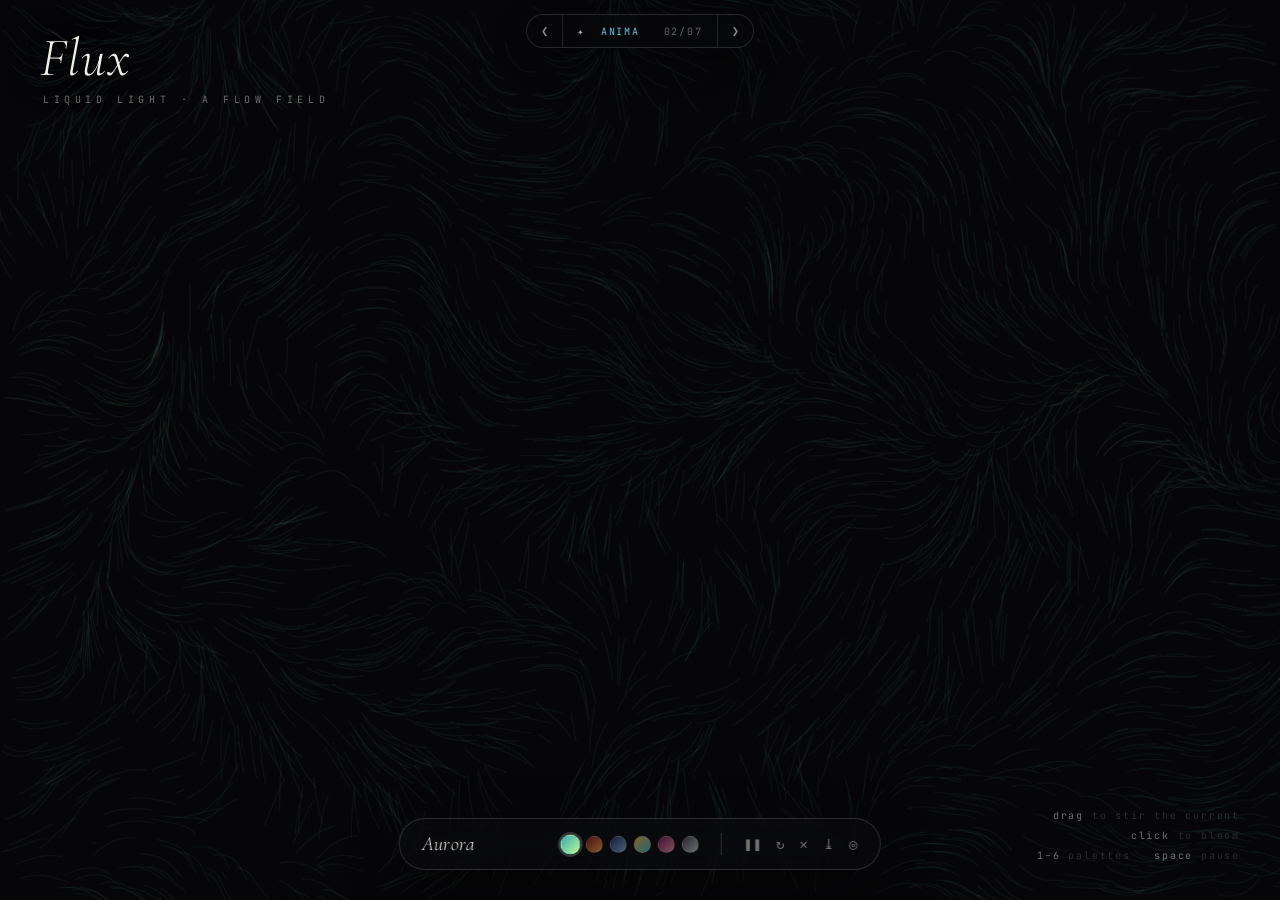
<file: flux/index.html>
<!DOCTYPE html>
<html lang="en">
<head>
<meta charset="UTF-8" />
<meta name="viewport" content="width=device-width, initial-scale=1.0, maximum-scale=1.0, user-scalable=no" />
<title>FLUX — liquid light</title>
<meta property="og:type" content="website" />
<meta property="og:url" content="https://anima.fabianwitt.de/flux/" />
<meta property="og:site_name" content="ANIMA" />
<meta property="og:title" content="Flux — liquid light" />
<meta property="og:description" content="Thousands of agents trace a Perlin flow field into silk and aurora. Part of ANIMA, a cabinet of living things." />
<meta property="og:image" content="https://anima.fabianwitt.de/og-image.png" />
<meta property="og:image:width" content="1200" />
<meta property="og:image:height" content="630" />
<meta name="twitter:card" content="summary_large_image" />
<meta name="twitter:title" content="Flux — liquid light" />
<meta name="twitter:description" content="Thousands of agents trace a Perlin flow field into silk and aurora. Part of ANIMA, a cabinet of living things." />
<meta name="twitter:image" content="https://anima.fabianwitt.de/og-image.png" />

<link rel="stylesheet" href="../fonts/anima-fonts.css" />
<style>
  /* ============================================================
     FLUX — flow-field silk. Aesthetic: gallery / painterly.
     ============================================================ */
  :root {
    --bg: #060608;
    --ink: #f2efe9;
    --muted: rgba(242,239,233,0.45);
    --faint: rgba(242,239,233,0.16);
    --accent: #e7c873;
    --serif: "Cormorant Garamond", Georgia, serif;
    --mono: "JetBrains Mono", ui-monospace, monospace;
  }
  * { margin:0; padding:0; box-sizing:border-box; }
  html, body { height:100%; overflow:hidden; background:var(--bg); color:var(--ink); cursor:crosshair; }
  canvas { position:fixed; inset:0; display:block; }

  /* identity */
  .mast {
    position:fixed; top:34px; left:40px; z-index:5; pointer-events:none;
    animation: fade 1.6s ease both;
  }
  .mast h1 {
    font-family:var(--serif); font-weight:300; font-style:italic;
    font-size:54px; line-height:0.9; letter-spacing:0.02em;
    text-shadow:0 2px 40px rgba(0,0,0,0.6);
  }
  .mast .sub {
    font-family:var(--mono); font-size:10px; letter-spacing:0.46em;
    text-transform:uppercase; color:var(--muted); margin-top:10px; margin-left:3px;
  }

  /* placard (bottom bar) */
  .placard {
    position:fixed; left:50%; bottom:30px; transform:translateX(-50%);
    z-index:6; display:flex; align-items:center; gap:22px;
    padding:13px 22px; border-radius:100px;
    background:rgba(12,12,16,0.55); border:1px solid var(--faint);
    backdrop-filter:blur(20px) saturate(120%); -webkit-backdrop-filter:blur(20px) saturate(120%);
    box-shadow:0 18px 50px rgba(0,0,0,0.5);
    font-family:var(--mono); font-size:11px;
    transition:opacity .6s ease, transform .6s ease;
    animation: rise 1.4s .2s cubic-bezier(.16,1,.3,1) both;
  }
  .placard.dim { opacity:0; transform:translateX(-50%) translateY(16px); pointer-events:none; }

  .pname { font-family:var(--serif); font-style:italic; font-size:20px; min-width:118px; letter-spacing:0.01em; }
  .swatches { display:flex; gap:7px; }
  .sw { width:15px; height:15px; border-radius:50%; cursor:pointer; opacity:0.5; transition:all .2s ease; border:1px solid rgba(255,255,255,0.12); appearance:none; padding:0; box-sizing:content-box; }
  .sw:hover { opacity:0.9; transform:scale(1.12); }
  .sw.on { opacity:1; transform:scale(1.18); box-shadow:0 0 0 2px rgba(255,255,255,0.18); }

  .div { width:1px; height:22px; background:var(--faint); }

  .ctrls { display:flex; align-items:center; gap:14px; color:var(--muted); }
  .ico { cursor:pointer; color:var(--muted); transition:color .2s ease; font-size:14px; user-select:none; letter-spacing:0.05em; appearance:none; background:none; border:0; padding:0; font-family:inherit; line-height:1; }
  .ico:hover { color:var(--ink); }

  .hint {
    position:fixed; right:40px; bottom:34px; z-index:5;
    font-family:var(--mono); font-size:10px; letter-spacing:0.18em; line-height:2;
    color:var(--faint); text-align:right; pointer-events:none;
    animation: fade 2s 1s ease both;
  }
  .hint b { color:var(--muted); font-weight:400; }

  @keyframes fade { from{opacity:0} to{opacity:1} }
  @keyframes rise { from{opacity:0; transform:translateX(-50%) translateY(18px)} to{opacity:1; transform:translateX(-50%) translateY(0)} }
  @media (max-width:680px){ .mast h1{font-size:38px} .hint{display:none} }
</style>
</head>
<body>
  <canvas id="c"></canvas>

  <style>
    .home-link{position:fixed;top:16px;left:50%;transform:translateX(-50%);z-index:12;font-family:"JetBrains Mono",ui-monospace,monospace;font-size:10px;letter-spacing:0.28em;text-transform:uppercase;color:rgba(255,255,255,0.42);text-decoration:none;padding:7px 15px;border:1px solid rgba(255,255,255,0.12);border-radius:100px;background:rgba(10,10,12,0.45);backdrop-filter:blur(12px);-webkit-backdrop-filter:blur(12px);transition:color .25s,border-color .25s,opacity .25s;opacity:0.62;}
    .home-link:hover{color:#fff;border-color:rgba(255,255,255,0.32);opacity:1;}
  </style>
  <a class="home-link" href="../index.html" title="back to the gallery">✦&nbsp;anima</a>

  <div class="mast">
    <h1>Flux</h1>
    <div class="sub">liquid light · a flow field</div>
  </div>

  <div class="placard" id="placard">
    <span class="pname" id="pname">Aurora</span>
    <div class="swatches" id="swatches"></div>
    <div class="div"></div>
    <div class="ctrls">
      <button type="button" class="ico" id="ic-pause" title="pause (space)" aria-label="Pause">❚❚</button>
      <button type="button" class="ico" id="ic-reseed" title="reshape the field (R)" aria-label="Reshape the field">↻</button>
      <button type="button" class="ico" id="ic-clear" title="clear (C)" aria-label="Clear">✕</button>
      <button type="button" class="ico" id="ic-save" title="save image (S)" aria-label="Save image">⤓</button>
      <button type="button" class="ico" id="ic-hide" title="hide UI (H)" aria-label="Hide UI">◎</button>
    </div>
  </div>

  <div class="hint">
    <div><b>drag</b> to stir the current</div>
    <div><b>click</b> to bloom</div>
    <div><b>1–6</b> palettes &nbsp; <b>space</b> pause</div>
  </div>

<script>
"use strict";
(() => {
  const canvas = document.getElementById("c");
  const ctx = canvas.getContext("2d", { alpha:false });
  let W, H, dpr;

  function resize(){
    dpr = Math.min(window.devicePixelRatio||1, 2);
    W = canvas.width  = Math.floor(innerWidth*dpr);
    H = canvas.height = Math.floor(innerHeight*dpr);
    canvas.style.width = innerWidth+"px";
    canvas.style.height = innerHeight+"px";
    ctx.fillStyle = "#060608"; ctx.fillRect(0,0,W,H);
  }
  addEventListener("resize", resize);

  /* ---------- Perlin noise (classic, 2D) + fbm ---------- */
  const perm = new Uint8Array(512);
  (function seedPerm(){
    const p = new Uint8Array(256);
    for(let i=0;i<256;i++) p[i]=i;
    for(let i=255;i>0;i--){ const j=(Math.random()*(i+1))|0; const t=p[i]; p[i]=p[j]; p[j]=t; }
    for(let i=0;i<512;i++) perm[i]=p[i&255];
  })();
  const fade = t => t*t*t*(t*(t*6-15)+10);
  const lerp = (a,b,t) => a+(b-a)*t;
  function grad(h,x,y){ switch(h&3){case 0:return x+y;case 1:return -x+y;case 2:return x-y;default:return -x-y;} }
  function noise2(x,y){
    const X=Math.floor(x)&255, Y=Math.floor(y)&255;
    x-=Math.floor(x); y-=Math.floor(y);
    const u=fade(x), v=fade(y);
    const aa=perm[perm[X]+Y], ab=perm[perm[X]+Y+1], ba=perm[perm[X+1]+Y], bb=perm[perm[X+1]+Y+1];
    return lerp(lerp(grad(aa,x,y),grad(ba,x-1,y),u), lerp(grad(ab,x,y-1),grad(bb,x-1,y-1),u), v);
  }
  function fbm(x,y){
    let v=0, a=0.5, f=1;
    for(let i=0;i<4;i++){ v += a*noise2(x*f,y*f); f*=2; a*=0.5; }
    return v;
  }

  /* ---------- palettes ---------- */
  const PALETTES = {
    Aurora:   { blend:"lighter", fade:0.012, alpha:0.045, stops:[[28,49,84],[58,166,185],[120,255,196],[180,255,140],[245,255,210]] },
    Ember:    { blend:"lighter", fade:0.014, alpha:0.040, stops:[[40,10,12],[140,28,30],[230,90,40],[255,170,70],[255,235,170]] },
    Ink:      { blend:"source-over", fade:0.010, alpha:0.060, stops:[[8,12,28],[30,52,110],[70,110,190],[150,180,225],[235,240,250]] },
    Spectrum: { blend:"lighter", fade:0.013, alpha:0.038, stops:[[255,60,120],[255,180,60],[120,230,90],[60,200,220],[150,110,255]] },
    Bloom:    { blend:"source-over", fade:0.009, alpha:0.055, stops:[[26,8,30],[120,30,90],[220,70,140],[255,150,170],[255,225,210]] },
    Mono:     { blend:"lighter", fade:0.016, alpha:0.035, stops:[[10,10,12],[70,72,80],[140,142,150],[210,212,218],[255,255,255]] },
  };
  const PNAMES = Object.keys(PALETTES);
  let pal = "Aurora";

  function sample(stops, t){
    t = t<0?0:t>1?1:t;
    const n = stops.length-1, s = t*n, i = Math.min(n-1, s|0), f = s-i;
    const a = stops[i], b = stops[i+1];
    return [ a[0]+(b[0]-a[0])*f|0, a[1]+(b[1]-a[1])*f|0, a[2]+(b[2]-a[2])*f|0 ];
  }

  /* ---------- particles ---------- */
  let N = 2600;
  let px, py, ph;   // position + a per-particle "colour seed" carried along
  function spawn(i){
    px[i] = Math.random()*W; py[i] = Math.random()*H; ph[i] = Math.random();
  }
  function initParticles(){
    px=new Float32Array(N); py=new Float32Array(N); ph=new Float32Array(N);
    for(let i=0;i<N;i++) spawn(i);
  }

  /* ---------- field + state ---------- */
  let t = 0, ox = 0, oy = 0;          // field time + offset (reseed shifts these)
  const SCALE = 0.0016;               // spatial frequency of the field
  let paused = false;
  let speed = 1;

  // pointer stir
  let stir = false, sx=0, sy=0, spx=0, spy=0, sBloom=0;

  function step(){
    const P = PALETTES[pal];
    // gentle fade keeps it an evolving painting rather than saturating
    ctx.globalCompositeOperation = "source-over";
    ctx.fillStyle = `rgba(6,6,8,${P.fade})`;
    ctx.fillRect(0,0,W,H);

    ctx.globalCompositeOperation = P.blend;
    ctx.lineWidth = 1.15*dpr;

    const sp = 1.6*dpr*speed;
    const tt = t*0.00018;

    for(let i=0;i<N;i++){
      const x=px[i], y=py[i];
      // flow angle from animated fbm
      const a = fbm((x+ox)*SCALE, (y+oy)*SCALE + tt) * 3.14159 * 3.0;
      let vx = Math.cos(a)*sp, vy = Math.sin(a)*sp;

      // pointer stir: swirl + pull toward cursor, plus radial bloom on click
      if(stir || sBloom>0.01){
        const dx=sx-x, dy=sy-y, d=Math.hypot(dx,dy)+0.001;
        const R = 220*dpr;
        if(d<R){
          const fall=(1-d/R);
          if(stir){ vx += (-dy/d)*fall*4*dpr + (spx)*fall*0.25; vy += (dx/d)*fall*4*dpr + (spy)*fall*0.25; }
          if(sBloom>0.01){ vx += (dx/d)*fall*sBloom*7*dpr; vy += (dy/d)*fall*sBloom*7*dpr; }
        }
      }

      const nx=x+vx, ny=y+vy;
      // colour from a slow secondary field so neighbours agree → coherent regions
      const ct = (fbm((x+ox)*SCALE*0.6 + 11.3, (y+oy)*SCALE*0.6 + tt*0.7) + 1)*0.5;
      const c = sample(P.stops, (ct*0.8 + ph[i]*0.2));
      ctx.strokeStyle = `rgba(${c[0]},${c[1]},${c[2]},${P.alpha})`;
      ctx.beginPath(); ctx.moveTo(x,y); ctx.lineTo(nx,ny); ctx.stroke();

      px[i]=nx; py[i]=ny;
      // respawn when out of bounds or occasionally (keeps the field fresh)
      if(nx< -5||nx>W+5||ny< -5||ny>H+5 || Math.random()<0.0008) spawn(i);
    }
    sBloom *= 0.92;
    spx*=0.8; spy*=0.8;
    t += 16*speed;
  }

  function loop(){
    if(!paused) step();
    requestAnimationFrame(loop);
  }

  /* ---------- UI ---------- */
  const placard = document.getElementById("placard");
  const pnameEl = document.getElementById("pname");
  const swHost = document.getElementById("swatches");

  function buildSwatches(){
    swHost.innerHTML="";
    PNAMES.forEach((name,idx)=>{
      const s=document.createElement("button");
      s.type="button";
      s.className="sw"+(name===pal?" on":"");
      const mid = PALETTES[name].stops[3];
      const lo = PALETTES[name].stops[1];
      s.style.background = `linear-gradient(135deg, rgb(${lo}) 0%, rgb(${mid}) 100%)`;
      s.title = name+" ("+(idx+1)+")";
      s.onclick=()=>setPalette(name);
      swHost.appendChild(s);
    });
  }
  function setPalette(name){
    pal=name; pnameEl.textContent=name;
    [...swHost.children].forEach(el=>el.classList.toggle("on", el.title.startsWith(name)));
  }

  function clearCanvas(){ ctx.globalCompositeOperation="source-over"; ctx.fillStyle="#060608"; ctx.fillRect(0,0,W,H); }
  function reseed(){ ox=(Math.random()-0.5)*4000; oy=(Math.random()-0.5)*4000; (function r(){const p=new Uint8Array(256);for(let i=0;i<256;i++)p[i]=i;for(let i=255;i>0;i--){const j=(Math.random()*(i+1))|0;const tmp=p[i];p[i]=p[j];p[j]=tmp;}for(let i=0;i<512;i++)perm[i]=p[i&255];})(); }
  function save(){ const a=document.createElement("a"); a.download=`flux-${Date.now()}.png`; a.href=canvas.toDataURL("image/png"); a.click(); }
  function togglePause(){ paused=!paused; document.getElementById("ic-pause").textContent = paused?"▶":"❚❚"; }
  let hidden=false;
  function toggleHide(){ hidden=!hidden; placard.classList.toggle("dim",hidden); document.querySelector(".mast").style.opacity=hidden?0:1; document.querySelector(".hint").style.opacity=hidden?0:1; if(hidden&&placard.contains(document.activeElement))document.activeElement.blur(); }

  document.getElementById("ic-pause").onclick=togglePause;
  document.getElementById("ic-reseed").onclick=reseed;
  document.getElementById("ic-clear").onclick=clearCanvas;
  document.getElementById("ic-save").onclick=save;
  document.getElementById("ic-hide").onclick=toggleHide;

  addEventListener("keydown",e=>{
    const k=e.key.toLowerCase();
    if(k===" "){e.preventDefault();togglePause();}
    else if(k==="r") reseed();
    else if(k==="c") clearCanvas();
    else if(k==="s") save();
    else if(k==="h") toggleHide();
    else if(k>="1"&&k<="6"){ const i=+k-1; if(i<PNAMES.length) setPalette(PNAMES[i]); }
  });

  /* pointer */
  function pos(e){ sx=e.clientX*dpr; sy=e.clientY*dpr; }
  canvas.addEventListener("pointerdown",e=>{ stir=true; spx=spy=0; pos(e); sBloom=1; canvas.setPointerCapture(e.pointerId); });
  canvas.addEventListener("pointermove",e=>{ const ox2=sx, oy2=sy; pos(e); spx=sx-ox2; spy=sy-oy2; });
  canvas.addEventListener("pointerup",()=>{ stir=false; });
  canvas.addEventListener("pointercancel",()=>{ stir=false; });

  /* boot */
  resize();
  initParticles();
  buildSwatches();
  reseed();
  requestAnimationFrame(loop);

  // headless verification hook (inert unless ?debug is present)
  if (location.search.includes("debug")) window.__pump = (k=200)=>{ for(let i=0;i<k;i++) step(); };
})();
</script>
<script src="../anima-nav.js" defer></script>
</body>
</html>
</file>
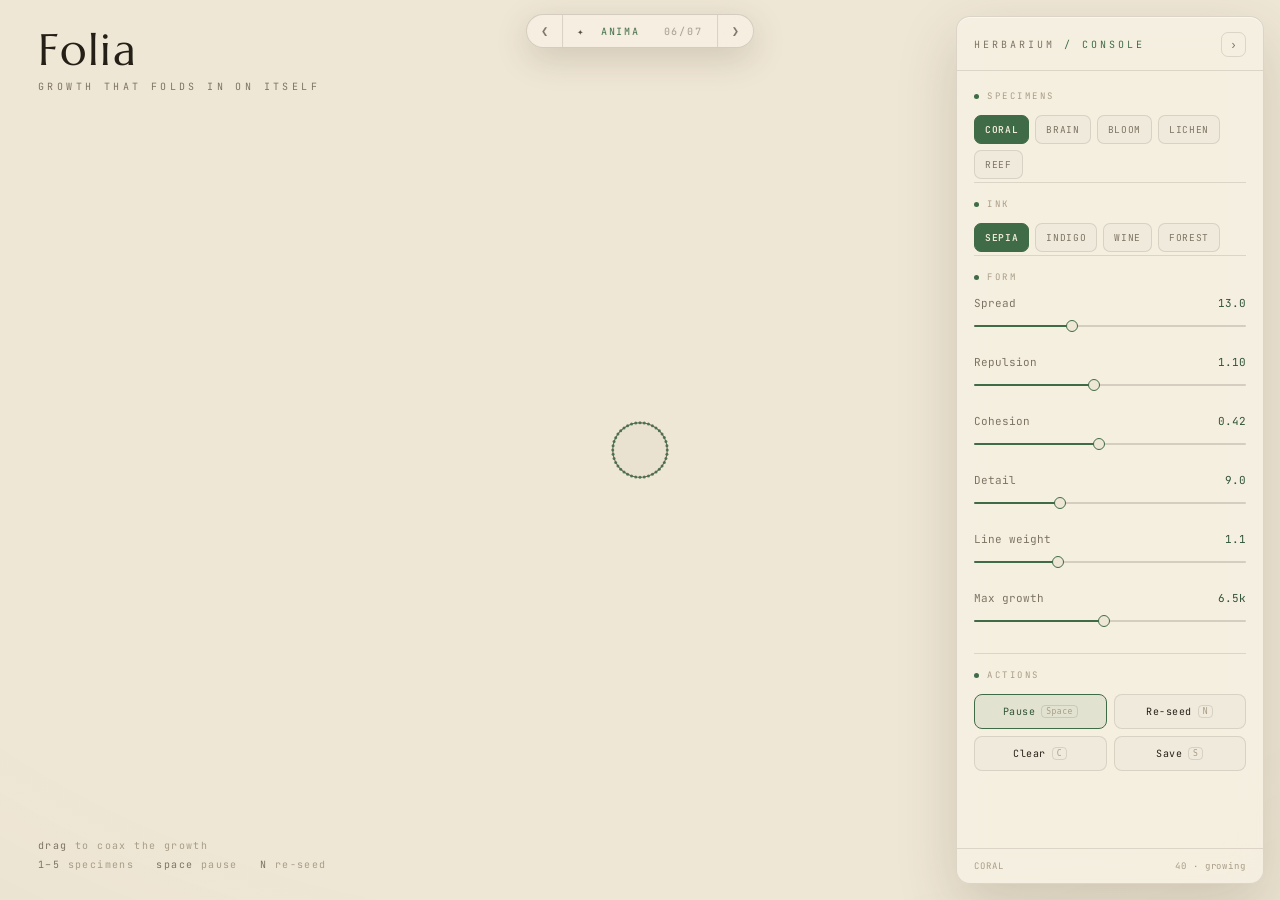
<file: folia/index.html>
<!DOCTYPE html>
<html lang="en">
<head>
<meta charset="UTF-8" />
<meta name="viewport" content="width=device-width, initial-scale=1.0, maximum-scale=1.0, user-scalable=no" />
<title>FOLIA — growth that folds in on itself</title>
<meta property="og:type" content="website" />
<meta property="og:url" content="https://anima.fabianwitt.de/folia/" />
<meta property="og:site_name" content="ANIMA" />
<meta property="og:title" content="Folia — growth that folds in on itself" />
<meta property="og:description" content="Differential growth buckling a curve into brain-coral folds — ink on warm paper. Part of ANIMA." />
<meta property="og:image" content="https://anima.fabianwitt.de/og-image.png" />
<meta property="og:image:width" content="1200" />
<meta property="og:image:height" content="630" />
<meta name="twitter:card" content="summary_large_image" />
<meta name="twitter:title" content="Folia — growth that folds in on itself" />
<meta name="twitter:description" content="Differential growth buckling a curve into brain-coral folds — ink on warm paper. Part of ANIMA." />
<meta name="twitter:image" content="https://anima.fabianwitt.de/og-image.png" />

<link rel="stylesheet" href="../fonts/anima-fonts.css" />
<style>
  /* ============================================================
     FOLIA — differential growth. Aesthetic: light herbarium plate.
     The one bright world in the cabinet: ink on warm paper.
     ============================================================ */
  :root{
    --paper:#efe7d6; --paper2:#e7dcc6; --ink:#241f17; --muted:#7d7363; --muted2:#a89c86;
    --line:rgba(36,31,23,0.12); --line2:rgba(36,31,23,0.26);
    --accent:#3f6b46; --accent2:#2f5235; --accentdim:rgba(63,107,70,0.10);
    --disp:"Marcellus",Georgia,serif; --mono:"JetBrains Mono",ui-monospace,monospace;
  }
  *{margin:0;padding:0;box-sizing:border-box;}
  html,body{height:100%;overflow:hidden;background:var(--paper);color:var(--ink);font-family:var(--mono);-webkit-font-smoothing:antialiased;}
  canvas{position:fixed;inset:0;display:block;cursor:crosshair;}
  .paper-tex{position:fixed;inset:0;pointer-events:none;z-index:1;opacity:0.5;mix-blend-mode:multiply;
    background:radial-gradient(120% 120% at 50% 30%, transparent 60%, rgba(70,55,30,0.10) 100%);}

  .mast{position:fixed;top:30px;left:38px;z-index:5;pointer-events:none;animation:fade 1.4s ease both;}
  .mast h1{font-family:var(--disp);font-weight:400;font-size:44px;line-height:0.9;letter-spacing:0.04em;}
  .mast .sub{font-size:10px;letter-spacing:0.34em;text-transform:uppercase;color:var(--muted);margin-top:10px;}

  .panel{position:fixed;top:16px;right:16px;bottom:16px;width:308px;z-index:6;display:flex;flex-direction:column;
    background:rgba(247,241,229,0.78);border:1px solid var(--line);border-radius:14px;
    backdrop-filter:blur(16px) saturate(115%);-webkit-backdrop-filter:blur(16px) saturate(115%);
    box-shadow:0 22px 60px rgba(60,45,20,0.18), inset 0 1px 0 rgba(255,255,255,0.5);
    overflow:hidden;transition:transform .55s cubic-bezier(.16,1,.3,1),opacity .4s;animation:pin 1.2s .1s cubic-bezier(.16,1,.3,1) backwards;}
  .panel.hidden{transform:translateX(calc(100% + 26px));opacity:0;pointer-events:none;}
  .head{display:flex;align-items:center;justify-content:space-between;padding:15px 17px 13px;border-bottom:1px solid var(--line);}
  .head .t{font-size:10px;letter-spacing:0.3em;text-transform:uppercase;color:var(--muted);}
  .head .t span{color:var(--accent);}
  .ib{width:25px;height:25px;display:grid;place-items:center;border:1px solid var(--line);border-radius:7px;background:transparent;color:var(--muted);cursor:pointer;font-size:12px;transition:all .18s;}
  .ib:hover{color:var(--ink);border-color:var(--line2);}
  .body{flex:1;overflow-y:auto;padding:4px 17px 16px;}
  .body::-webkit-scrollbar{width:7px;}
  .body::-webkit-scrollbar-thumb{background:rgba(36,31,23,0.14);border-radius:8px;}
  .sec{padding:15px 0 3px;}
  .sec+.sec{border-top:1px solid var(--line);}
  .st{font-size:9px;letter-spacing:0.28em;text-transform:uppercase;color:var(--muted2);margin-bottom:13px;display:flex;align-items:center;gap:8px;}
  .st::before{content:"";width:5px;height:5px;border-radius:50%;background:var(--accent);}

  .chips{display:flex;flex-wrap:wrap;gap:6px;}
  .chip{font-family:var(--mono);font-size:9.5px;letter-spacing:0.07em;text-transform:uppercase;padding:7px 10px;border-radius:7px;border:1px solid var(--line);background:rgba(36,31,23,0.02);color:var(--muted);cursor:pointer;transition:all .16s;}
  .chip:hover{color:var(--ink);border-color:var(--line2);}
  .chip.on{color:#f3ecdc;background:var(--accent);border-color:var(--accent);font-weight:600;}

  .ctrl{margin-bottom:14px;}
  .crow{display:flex;justify-content:space-between;align-items:baseline;margin-bottom:6px;}
  .cl{font-size:11px;color:var(--muted);}
  .cv{font-size:11px;color:var(--accent2);font-variant-numeric:tabular-nums;}
  input[type=range]{-webkit-appearance:none;appearance:none;width:100%;height:20px;background:transparent;cursor:pointer;}
  input[type=range]::-webkit-slider-runnable-track{height:2px;border-radius:2px;background:linear-gradient(to right,var(--accent) var(--fill,0%),rgba(36,31,23,0.16) var(--fill,0%));}
  input[type=range]::-webkit-slider-thumb{-webkit-appearance:none;width:12px;height:12px;margin-top:-5px;border-radius:50%;background:var(--paper);border:1.5px solid var(--accent);transition:box-shadow .18s;}
  input[type=range]:hover::-webkit-slider-thumb{box-shadow:0 0 0 5px rgba(63,107,70,0.14);}
  input[type=range]::-moz-range-track{height:2px;background:rgba(36,31,23,0.16);border-radius:2px;}
  input[type=range]::-moz-range-thumb{width:11px;height:11px;border-radius:50%;background:var(--paper);border:1.5px solid var(--accent);}

  .acts{display:grid;grid-template-columns:1fr 1fr;gap:7px;}
  .btn{font-family:var(--mono);font-size:10px;letter-spacing:0.05em;padding:10px 8px;border-radius:8px;border:1px solid var(--line);background:rgba(36,31,23,0.02);color:var(--ink);cursor:pointer;transition:all .16s;display:flex;align-items:center;justify-content:center;gap:6px;}
  .btn:hover{border-color:var(--line2);background:rgba(36,31,23,0.05);}
  .btn:active{transform:translateY(1px);}
  .btn.pri{border-color:var(--accent);color:var(--accent2);background:var(--accentdim);}
  .btn kbd{font-size:8px;color:var(--muted2);border:1px solid var(--line);border-radius:4px;padding:1px 4px;}

  .foot{flex:0 0 auto;padding:11px 17px;border-top:1px solid var(--line);font-size:9px;letter-spacing:0.1em;color:var(--muted2);display:flex;justify-content:space-between;}

  .reopen{position:fixed;top:16px;right:16px;z-index:6;width:40px;height:40px;border-radius:11px;border:1px solid var(--line);background:rgba(247,241,229,0.8);backdrop-filter:blur(12px);color:var(--accent);display:grid;place-items:center;cursor:pointer;font-size:16px;opacity:0;transform:scale(.85);pointer-events:none;transition:all .4s cubic-bezier(.16,1,.3,1);}
  .reopen.show{opacity:1;transform:scale(1);pointer-events:auto;}

  .hint{position:fixed;left:38px;bottom:26px;z-index:5;font-size:10px;letter-spacing:0.14em;line-height:1.9;color:var(--muted2);pointer-events:none;animation:fade 2s 0.8s ease both;}
  .hint b{color:var(--muted);font-weight:400;}

  @keyframes fade{from{opacity:0}to{opacity:1}}
  @keyframes pin{from{opacity:0;transform:translateX(24px)}to{opacity:1;transform:translateX(0)}}
  @media (max-width:740px){.panel{width:auto;left:12px;right:12px;top:auto;bottom:12px;height:54vh;}.hint{display:none}}
</style>
</head>
<body>
  <canvas id="c"></canvas>
  <div class="paper-tex"></div>

  <style>
    .home-link{position:fixed;top:16px;left:50%;transform:translateX(-50%);z-index:12;font-family:"JetBrains Mono",ui-monospace,monospace;font-size:10px;letter-spacing:0.28em;text-transform:uppercase;color:rgba(36,31,23,0.5);text-decoration:none;padding:7px 15px;border:1px solid rgba(36,31,23,0.16);border-radius:100px;background:rgba(247,241,229,0.6);backdrop-filter:blur(12px);-webkit-backdrop-filter:blur(12px);transition:color .25s,border-color .25s,opacity .25s;opacity:0.7;}
    .home-link:hover{color:#241f17;border-color:rgba(36,31,23,0.4);opacity:1;}
  </style>
  <a class="home-link" href="../index.html" title="back to the gallery">✦&nbsp;anima</a>

  <div class="mast">
    <h1>Folia</h1>
    <div class="sub">growth that folds in on itself</div>
  </div>

  <aside class="panel" id="panel">
    <div class="head"><div class="t">HERBARIUM <span>/ console</span></div><button class="ib" id="hide">›</button></div>
    <div class="body">
      <div class="sec"><div class="st">Specimens</div><div class="chips" id="presets"></div></div>
      <div class="sec"><div class="st">Ink</div><div class="chips" id="themes"></div></div>
      <div class="sec" id="sliders"></div>
      <div class="sec"><div class="st">Actions</div>
        <div class="acts">
          <button class="btn pri" id="pause"><span>Pause</span><kbd>Space</kbd></button>
          <button class="btn" id="seed">Re-seed <kbd>N</kbd></button>
          <button class="btn" id="clear">Clear <kbd>C</kbd></button>
          <button class="btn" id="save">Save <kbd>S</kbd></button>
        </div>
      </div>
    </div>
    <div class="foot"><span id="fpreset">CORAL</span><span id="fcount">—</span></div>
  </aside>
  <button class="reopen" id="reopen">❀</button>

  <div class="hint"><div><b>drag</b> to coax the growth</div><div><b>1–5</b> specimens &nbsp; <b>space</b> pause &nbsp; <b>N</b> re-seed</div></div>

<script>
"use strict";
(() => {
  const canvas=document.getElementById("c"), ctx=canvas.getContext("2d");
  let W,H,dpr;
  function resize(){ dpr=Math.min(devicePixelRatio||1,2); W=canvas.width=Math.floor(innerWidth*dpr); H=canvas.height=Math.floor(innerHeight*dpr); canvas.style.width=innerWidth+"px"; canvas.style.height=innerHeight+"px"; }

  /* ---------- state ---------- */
  const state={ repR:13, repF:1.1, attF:0.42, maxEdge:9, lineW:1.1, cap:6500, seeds:1, theme:0 };
  const PRESETS={
    CORAL:  {repR:13, repF:1.1, attF:0.42, maxEdge:9,  seeds:1},
    BRAIN:  {repR:10, repF:1.2, attF:0.55, maxEdge:7,  seeds:1},
    BLOOM:  {repR:18, repF:1.0, attF:0.30, maxEdge:14, seeds:1},
    LICHEN: {repR:12, repF:1.1, attF:0.45, maxEdge:9,  seeds:6},
    REEF:   {repR:14, repF:1.15,attF:0.40, maxEdge:10, seeds:3},
  };
  const PORDER=Object.keys(PRESETS);
  const THEMES=[
    {name:"Sepia",  ink:[36,31,23],   tip:[63,107,70]},
    {name:"Indigo", ink:[28,34,58],   tip:[176,98,60]},
    {name:"Wine",   ink:[64,24,34],   tip:[150,120,40]},
    {name:"Forest", ink:[24,46,32],   tip:[180,120,50]},
  ];
  const SLIDERS=[
    {key:"repR",   label:"Spread",     min:7,   max:24,  step:0.5, reseed:true, fmt:v=>v.toFixed(1)},
    {key:"repF",   label:"Repulsion",  min:0.4, max:2.0, step:0.05,            fmt:v=>v.toFixed(2)},
    {key:"attF",   label:"Cohesion",   min:0.1, max:0.8, step:0.01,            fmt:v=>v.toFixed(2)},
    {key:"maxEdge",label:"Detail",     min:5,   max:18,  step:0.5,             fmt:v=>v.toFixed(1)},
    {key:"lineW",  label:"Line weight",min:0.5, max:2.5, step:0.1,             fmt:v=>v.toFixed(1)},
    {key:"cap",    label:"Max growth", min:1500,max:12000,step:500,            fmt:v=>(v/1000).toFixed(1)+"k"},
  ];

  /* ---------- differential growth ---------- */
  let loops=[];   // each: array of {x,y,age}
  function newLoop(cx,cy,r,n){ const a=[]; for(let i=0;i<n;i++){ const t=i/n*6.2831; a.push({x:cx+Math.cos(t)*r, y:cy+Math.sin(t)*r, age:0}); } return a; }
  function seed(){
    loops=[];
    const k=state.seeds;
    if(k===1){ loops.push(newLoop(W*0.5,H*0.5, 24*dpr, 40)); }
    else { for(let i=0;i<k;i++){ loops.push(newLoop((0.2+Math.random()*0.6)*W,(0.25+Math.random()*0.5)*H, 14*dpr, 22)); } }
    ctx.fillStyle=paperStyle(); ctx.fillRect(0,0,W,H);
  }
  function totalNodes(){ let n=0; for(const l of loops) n+=l.length; return n; }

  // mouse attractor
  let down=false, mx=0, my=0;
  function setM(e){ mx=e.clientX*dpr; my=e.clientY*dpr; }
  canvas.addEventListener("pointerdown",e=>{ down=true; setM(e); canvas.setPointerCapture(e.pointerId); });
  canvas.addEventListener("pointermove",e=>{ if(down) setM(e); });
  canvas.addEventListener("pointerup",()=>down=false);
  canvas.addEventListener("pointercancel",()=>down=false);

  function step(){
    const repR=state.repR*dpr, repR2=repR*repR, repF=state.repF*dpr, springK=state.attF;
    const restLen=state.maxEdge*dpr*0.55;
    const maxStep=repR*0.45;
    const grid=new Map(), cs=repR;
    const key=(x,y)=> (Math.floor(x/cs))+","+(Math.floor(y/cs));
    for(const l of loops) for(const nd of l){ const k=key(nd.x,nd.y); let b=grid.get(k); if(!b){b=[];grid.set(k,b);} b.push(nd); }

    for(const l of loops){
      const n=l.length;
      for(let i=0;i<n;i++){
        const nd=l[i], prev=l[(i-1+n)%n], next=l[(i+1)%n];
        let fx=0, fy=0;
        // rest-length springs hold each node to its path neighbours
        const sx1=prev.x-nd.x, sy1=prev.y-nd.y, d1=Math.hypot(sx1,sy1);
        if(d1>0.0001){ const f=(d1-restLen)*springK; fx+=sx1/d1*f; fy+=sy1/d1*f; }
        const sx2=next.x-nd.x, sy2=next.y-nd.y, d2n=Math.hypot(sx2,sy2);
        if(d2n>0.0001){ const f=(d2n-restLen)*springK; fx+=sx2/d2n*f; fy+=sy2/d2n*f; }
        const gx=Math.floor(nd.x/cs), gy=Math.floor(nd.y/cs);
        for(let ox=-1;ox<=1;ox++) for(let oy=-1;oy<=1;oy++){
          const b=grid.get((gx+ox)+","+(gy+oy)); if(!b) continue;
          for(const o of b){ if(o===nd||o===prev||o===next) continue; const dx=nd.x-o.x, dy=nd.y-o.y, d2=dx*dx+dy*dy;
            if(d2>0 && d2<repR2){ const d=Math.sqrt(d2), push=(1-d/repR)*repF; fx+=dx/d*push; fy+=dy/d*push; } }
        }
        if(down){ const dx=mx-nd.x, dy=my-nd.y, d=Math.hypot(dx,dy); if(d<200*dpr && d>1){ const f=(1-d/(200*dpr))*1.6; fx+=dx/d*f; fy+=dy/d*f; } }
        if(fx>maxStep)fx=maxStep; else if(fx<-maxStep)fx=-maxStep;
        if(fy>maxStep)fy=maxStep; else if(fy<-maxStep)fy=-maxStep;
        nd.fx=fx; nd.fy=fy;
      }
      for(let i=0;i<n;i++){ l[i].x+=l[i].fx; l[i].y+=l[i].fy; l[i].age++; }
    }
    // growth: stochastically split stretched edges so the perimeter
    // outgrows the area it encloses and the curve must buckle into folds
    if(totalNodes()<state.cap){
      const thr=restLen*0.9, thr2=thr*thr, pGrow=0.06;
      let budget=state.cap-totalNodes();
      for(let li=0;li<loops.length && budget>0;li++){
        const l=loops[li], n=l.length, out=[];
        for(let i=0;i<n;i++){ const a=l[i], b=l[(i+1)%n]; out.push(a);
          const dx=b.x-a.x, dy=b.y-a.y;
          if(budget>0 && (dx*dx+dy*dy)>thr2 && Math.random()<pGrow){ out.push({x:(a.x+b.x)*0.5,y:(a.y+b.y)*0.5,age:0}); budget--; }
        }
        loops[li]=out;
      }
    }
  }

  /* ---------- render ---------- */
  function paperStyle(){ return getComputedStyle(document.documentElement).getPropertyValue("--paper").trim()||"#efe7d6"; }
  function render(){
    ctx.fillStyle=paperStyle(); ctx.fillRect(0,0,W,H);
    const th=THEMES[state.theme], ink=th.ink, tip=th.tip;
    ctx.lineJoin="round"; ctx.lineCap="round"; ctx.lineWidth=state.lineW*dpr;
    // faint interior wash + ink outline
    for(const l of loops){
      if(l.length<3) continue;
      ctx.beginPath(); ctx.moveTo(l[0].x,l[0].y);
      for(let i=1;i<l.length;i++) ctx.lineTo(l[i].x,l[i].y);
      ctx.closePath();
      ctx.fillStyle=`rgba(${ink[0]},${ink[1]},${ink[2]},0.022)`; ctx.fill();
      ctx.strokeStyle=`rgba(${ink[0]},${ink[1]},${ink[2]},0.62)`; ctx.stroke();
    }
    // growing tips in accent
    ctx.fillStyle=`rgba(${tip[0]},${tip[1]},${tip[2]},0.85)`;
    const growing=totalNodes()<state.cap;
    if(growing){ for(const l of loops) for(const nd of l){ if(nd.age<26){ ctx.beginPath(); ctx.arc(nd.x,nd.y,1.5*dpr,0,6.2831); ctx.fill(); } } }
    document.getElementById("fcount").textContent=totalNodes()+(growing?" · growing":" · settled");
  }

  let paused=false;
  function loop(){ if(!paused){ step(); render(); } requestAnimationFrame(loop); }

  let rt; addEventListener("resize",()=>{ clearTimeout(rt); rt=setTimeout(()=>{ resize(); seed(); },220); });

  /* ---------- UI ---------- */
  const presetsHost=document.getElementById("presets"),themesHost=document.getElementById("themes"),slidersHost=document.getElementById("sliders"),foot=document.getElementById("fpreset");
  const sEls={};
  function applyPreset(name){ Object.assign(state,PRESETS[name]); syncSliders(); [...presetsHost.children].forEach(c=>c.classList.toggle("on",c.textContent===name)); foot.textContent=name; seed(); }
  PORDER.forEach(n=>{ const c=document.createElement("button"); c.className="chip"; c.textContent=n; c.onclick=()=>applyPreset(n); presetsHost.appendChild(c); });
  THEMES.forEach((t,i)=>{ const c=document.createElement("button"); c.className="chip"+(i===state.theme?" on":""); c.textContent=t.name; c.onclick=()=>{ state.theme=i; [...themesHost.children].forEach((e,j)=>e.classList.toggle("on",j===i)); }; themesHost.appendChild(c); });

  const sh=document.createElement("div"); sh.className="st"; sh.textContent="Form"; slidersHost.appendChild(sh);
  SLIDERS.forEach(cfg=>{
    const w=document.createElement("div"); w.className="ctrl";
    w.innerHTML=`<div class="crow"><span class="cl">${cfg.label}</span><span class="cv" id="cv-${cfg.key}"></span></div>`;
    const inp=document.createElement("input"); inp.type="range"; inp.min=cfg.min; inp.max=cfg.max; inp.step=cfg.step; inp.value=state[cfg.key];
    inp.oninput=()=>{ state[cfg.key]=parseFloat(inp.value); upd(cfg,inp); if(!cfg.reseed){ foot.textContent="CUSTOM"; [...presetsHost.children].forEach(c=>c.classList.remove("on")); } };
    if(cfg.reseed) inp.onchange=()=>{ seed(); };
    w.appendChild(inp); slidersHost.appendChild(w); sEls[cfg.key]=inp;
  });
  function upd(cfg,inp){ inp.style.setProperty("--fill",((inp.value-cfg.min)/(cfg.max-cfg.min)*100)+"%"); document.getElementById("cv-"+cfg.key).textContent=cfg.fmt(parseFloat(inp.value)); }
  function syncSliders(){ SLIDERS.forEach(cfg=>{ const i=sEls[cfg.key]; i.value=state[cfg.key]; upd(cfg,i); }); }

  const panel=document.getElementById("panel"),reopen=document.getElementById("reopen");
  function togglePanel(f){ const h=f!==undefined?f:!panel.classList.contains("hidden"); panel.classList.toggle("hidden",h); reopen.classList.toggle("show",h); if(h&&panel.contains(document.activeElement))document.activeElement.blur(); }
  function setPaused(p){ paused=p; document.querySelector("#pause span").textContent=paused?"Resume":"Pause"; }
  function save(){ const a=document.createElement("a"); a.download=`folia-${Date.now()}.png`; a.href=canvas.toDataURL("image/png"); a.click(); }
  document.getElementById("pause").onclick=()=>setPaused(!paused);
  document.getElementById("seed").onclick=()=>seed();
  function clearCanvas(){ loops=[]; ctx.fillStyle=paperStyle(); ctx.fillRect(0,0,W,H); }
  document.getElementById("clear").onclick=clearCanvas;
  document.getElementById("save").onclick=save;
  document.getElementById("hide").onclick=()=>togglePanel(true);
  reopen.onclick=()=>togglePanel(false);
  addEventListener("keydown",e=>{ if(e.target.tagName==="INPUT"&&e.target.type!=="range")return; const k=e.key.toLowerCase();
    if(k===" "){e.preventDefault();setPaused(!paused);} else if(k==="n")seed(); else if(k==="c")clearCanvas(); else if(k==="s")save(); else if(k==="h")togglePanel();
    else if(k>="1"&&k<="5"){ const i=+k-1; if(i<PORDER.length)applyPreset(PORDER[i]); } });

  /* ---------- boot ---------- */
  resize(); syncSliders(); applyPreset("CORAL");
  requestAnimationFrame(loop);

  if(location.search.includes("debug")) window.__pump=(k=600)=>{ for(let i=0;i<k;i++){ step(); } render(); return {nodes:totalNodes(),loops:loops.length}; };
})();
</script>
<script src="../anima-nav.js" defer></script>
</body>
</html>
</file>
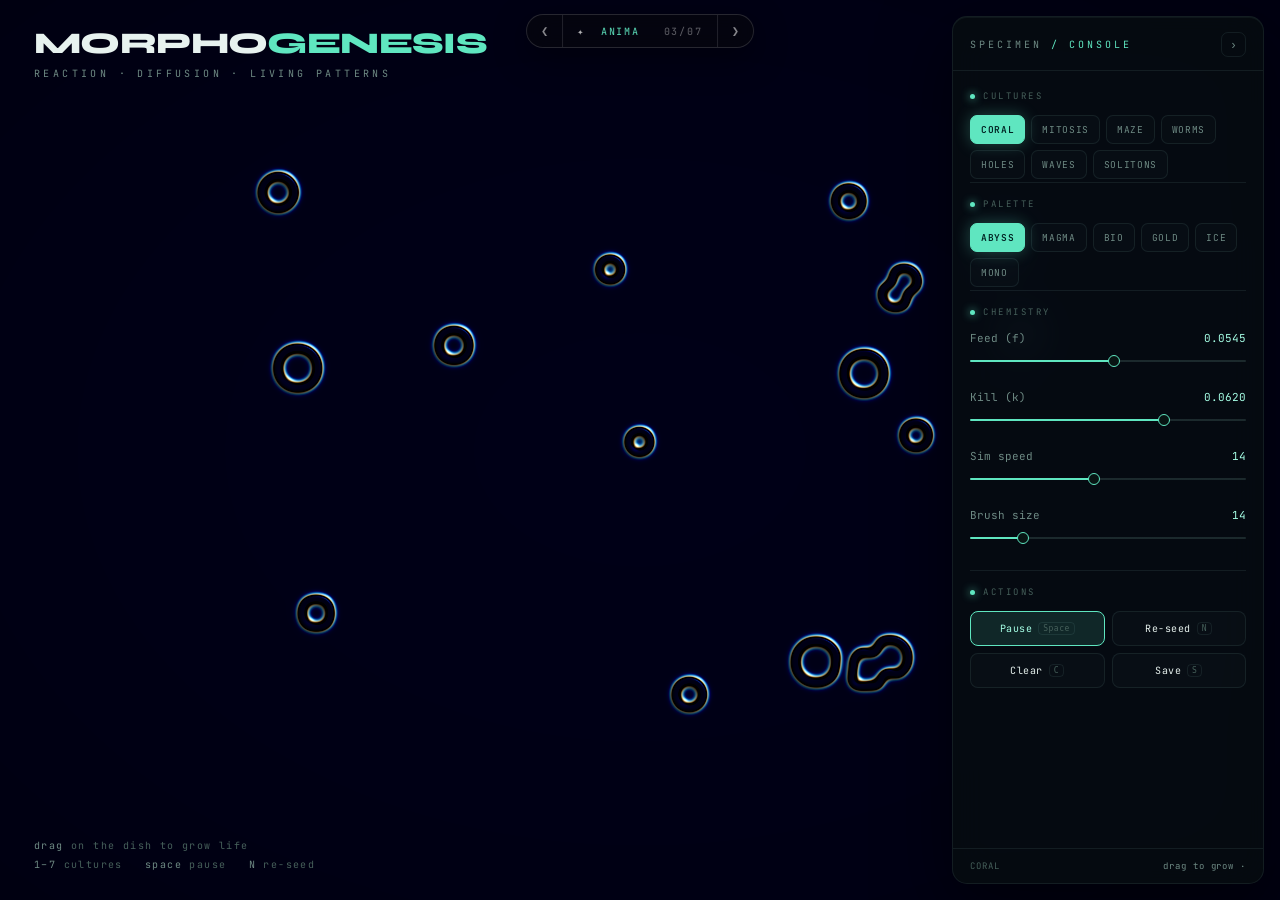
<file: morphogenesis/index.html>
<!DOCTYPE html>
<html lang="en">
<head>
<meta charset="UTF-8" />
<meta name="viewport" content="width=device-width, initial-scale=1.0, maximum-scale=1.0, user-scalable=no" />
<title>MORPHOGENESIS — living patterns</title>
<meta property="og:type" content="website" />
<meta property="og:url" content="https://anima.fabianwitt.de/morphogenesis/" />
<meta property="og:site_name" content="ANIMA" />
<meta property="og:title" content="Morphogenesis — living patterns" />
<meta property="og:description" content="A Gray-Scott reaction-diffusion system on the GPU: Turing patterns that grow and crawl. Part of ANIMA." />
<meta property="og:image" content="https://anima.fabianwitt.de/og-image.png" />
<meta property="og:image:width" content="1200" />
<meta property="og:image:height" content="630" />
<meta name="twitter:card" content="summary_large_image" />
<meta name="twitter:title" content="Morphogenesis — living patterns" />
<meta name="twitter:description" content="A Gray-Scott reaction-diffusion system on the GPU: Turing patterns that grow and crawl. Part of ANIMA." />
<meta name="twitter:image" content="https://anima.fabianwitt.de/og-image.png" />

<link rel="stylesheet" href="../fonts/anima-fonts.css" />
<style>
  /* ============================================================
     MORPHOGENESIS — Gray-Scott reaction-diffusion on the GPU.
     Aesthetic: biology lab / specimen, clinical mint accent.
     ============================================================ */
  :root{
    --bg:#04080a; --ink:#e7f2ef; --muted:#6e8a84; --muted2:#46605b;
    --line:rgba(180,255,235,0.08); --line2:rgba(180,255,235,0.18);
    --accent:#5fe6c0; --accent2:#a6ffe6; --accentdim:rgba(95,230,192,0.13);
    --disp:"Syne",system-ui,sans-serif; --mono:"JetBrains Mono",ui-monospace,monospace;
  }
  *{margin:0;padding:0;box-sizing:border-box;}
  html,body{height:100%;overflow:hidden;background:var(--bg);color:var(--ink);font-family:var(--mono);-webkit-font-smoothing:antialiased;}
  canvas{position:fixed;inset:0;display:block;cursor:crosshair;}

  .mast{position:fixed;top:28px;left:34px;z-index:5;pointer-events:none;animation:fade 1.4s ease both;}
  .mast h1{font-family:var(--disp);font-weight:800;font-size:30px;letter-spacing:-0.02em;line-height:1;}
  .mast h1 b{color:var(--accent);font-weight:800;}
  .mast .sub{font-size:10px;letter-spacing:0.34em;text-transform:uppercase;color:var(--muted);margin-top:9px;}

  .panel{position:fixed;top:16px;right:16px;bottom:16px;width:312px;z-index:6;display:flex;flex-direction:column;
    background:rgba(7,14,15,0.74);border:1px solid var(--line);border-radius:15px;
    backdrop-filter:blur(20px) saturate(120%);-webkit-backdrop-filter:blur(20px) saturate(120%);
    box-shadow:0 24px 70px rgba(0,0,0,0.55), inset 0 1px 0 rgba(180,255,235,0.05);
    overflow:hidden;transition:transform .55s cubic-bezier(.16,1,.3,1),opacity .4s;animation:pin 1.2s .1s cubic-bezier(.16,1,.3,1) backwards;}
  .panel.hidden{transform:translateX(calc(100% + 26px));opacity:0;pointer-events:none;}
  .head{display:flex;align-items:center;justify-content:space-between;padding:15px 17px 13px;border-bottom:1px solid var(--line);}
  .head .t{font-size:10px;letter-spacing:0.3em;text-transform:uppercase;color:var(--muted);}
  .head .t span{color:var(--accent);}
  .ib{width:25px;height:25px;display:grid;place-items:center;border:1px solid var(--line);border-radius:7px;background:transparent;color:var(--muted);cursor:pointer;font-size:12px;transition:all .18s;}
  .ib:hover{color:var(--ink);border-color:var(--line2);}
  .body{flex:1;overflow-y:auto;padding:4px 17px 16px;}
  .body::-webkit-scrollbar{width:7px;}
  .body::-webkit-scrollbar-thumb{background:rgba(180,255,235,0.1);border-radius:8px;}
  .sec{padding:15px 0 3px;}
  .sec+.sec{border-top:1px solid var(--line);}
  .st{font-size:9px;letter-spacing:0.28em;text-transform:uppercase;color:var(--muted2);margin-bottom:13px;display:flex;align-items:center;gap:8px;}
  .st::before{content:"";width:5px;height:5px;border-radius:50%;background:var(--accent);box-shadow:0 0 8px var(--accent);}

  .chips{display:flex;flex-wrap:wrap;gap:6px;}
  .chip{font-family:var(--mono);font-size:9.5px;letter-spacing:0.07em;text-transform:uppercase;padding:7px 10px;border-radius:7px;border:1px solid var(--line);background:rgba(180,255,235,0.015);color:var(--muted);cursor:pointer;transition:all .16s;}
  .chip:hover{color:var(--ink);border-color:var(--line2);}
  .chip.on{color:#022;background:var(--accent);border-color:var(--accent);font-weight:600;box-shadow:0 0 16px rgba(95,230,192,0.3);}

  .ctrl{margin-bottom:14px;}
  .crow{display:flex;justify-content:space-between;align-items:baseline;margin-bottom:6px;}
  .cl{font-size:11px;color:var(--muted);}
  .cv{font-size:11px;color:var(--accent2);font-variant-numeric:tabular-nums;}
  input[type=range]{-webkit-appearance:none;appearance:none;width:100%;height:20px;background:transparent;cursor:pointer;}
  input[type=range]::-webkit-slider-runnable-track{height:2px;border-radius:2px;background:linear-gradient(to right,var(--accent) var(--fill,0%),rgba(180,255,235,0.13) var(--fill,0%));}
  input[type=range]::-webkit-slider-thumb{-webkit-appearance:none;width:12px;height:12px;margin-top:-5px;border-radius:50%;background:#06141360;background:#081413;border:1.5px solid var(--accent);transition:box-shadow .18s;}
  input[type=range]:hover::-webkit-slider-thumb{box-shadow:0 0 0 5px rgba(95,230,192,0.12);}
  input[type=range]::-moz-range-track{height:2px;background:rgba(180,255,235,0.13);border-radius:2px;}
  input[type=range]::-moz-range-thumb{width:11px;height:11px;border-radius:50%;background:#081413;border:1.5px solid var(--accent);}

  .acts{display:grid;grid-template-columns:1fr 1fr;gap:7px;}
  .btn{font-family:var(--mono);font-size:10px;letter-spacing:0.05em;padding:10px 8px;border-radius:8px;border:1px solid var(--line);background:rgba(180,255,235,0.02);color:var(--ink);cursor:pointer;transition:all .16s;display:flex;align-items:center;justify-content:center;gap:6px;}
  .btn:hover{border-color:var(--line2);background:rgba(180,255,235,0.05);}
  .btn:active{transform:translateY(1px);}
  .btn.wide{grid-column:1/-1;}
  .btn.pri{border-color:var(--accent);color:var(--accent2);background:var(--accentdim);}
  .btn kbd{font-size:8px;color:var(--muted2);border:1px solid var(--line);border-radius:4px;padding:1px 4px;}

  .foot{flex:0 0 auto;padding:11px 17px;border-top:1px solid var(--line);font-size:9px;letter-spacing:0.1em;color:var(--muted2);display:flex;justify-content:space-between;}
  .foot a{color:var(--muted);text-decoration:none;cursor:pointer;}

  .reopen{position:fixed;top:16px;right:16px;z-index:6;width:40px;height:40px;border-radius:11px;border:1px solid var(--line);background:rgba(7,14,15,0.74);backdrop-filter:blur(16px);color:var(--accent);display:grid;place-items:center;cursor:pointer;font-size:16px;opacity:0;transform:scale(.85);pointer-events:none;transition:all .4s cubic-bezier(.16,1,.3,1);}
  .reopen.show{opacity:1;transform:scale(1);pointer-events:auto;}

  .hint{position:fixed;left:34px;bottom:26px;z-index:5;font-size:10px;letter-spacing:0.14em;line-height:1.9;color:var(--muted2);pointer-events:none;animation:fade 2s 0.8s ease both;}
  .hint b{color:var(--muted);font-weight:400;}

  .err{position:fixed;inset:0;display:none;place-items:center;z-index:30;background:rgba(4,8,10,0.92);padding:40px;text-align:center;}
  .err.show{display:grid;}
  .err div{max-width:440px;font-size:13px;line-height:1.7;color:var(--muted);}
  .err b{color:var(--accent);font-family:var(--disp);font-size:20px;display:block;margin-bottom:14px;}

  @keyframes fade{from{opacity:0}to{opacity:1}}
  @keyframes pin{from{opacity:0;transform:translateX(24px)}to{opacity:1;transform:translateX(0)}}
  @media (max-width:740px){.panel{width:auto;left:12px;right:12px;top:auto;bottom:12px;height:54vh;}.hint{display:none}}
</style>
</head>
<body>
  <canvas id="c"></canvas>

  <style>
    .home-link{position:fixed;top:16px;left:50%;transform:translateX(-50%);z-index:12;font-family:"JetBrains Mono",ui-monospace,monospace;font-size:10px;letter-spacing:0.28em;text-transform:uppercase;color:rgba(255,255,255,0.42);text-decoration:none;padding:7px 15px;border:1px solid rgba(255,255,255,0.12);border-radius:100px;background:rgba(10,10,12,0.45);backdrop-filter:blur(12px);-webkit-backdrop-filter:blur(12px);transition:color .25s,border-color .25s,opacity .25s;opacity:0.62;}
    .home-link:hover{color:#fff;border-color:rgba(255,255,255,0.32);opacity:1;}
  </style>
  <a class="home-link" href="../index.html" title="back to the gallery">✦&nbsp;anima</a>

  <div class="mast">
    <h1>MORPHO<b>GENESIS</b></h1>
    <div class="sub">reaction · diffusion · living patterns</div>
  </div>

  <aside class="panel" id="panel">
    <div class="head"><div class="t">SPECIMEN <span>/ console</span></div><button class="ib" id="hide">›</button></div>
    <div class="body">
      <div class="sec"><div class="st">Cultures</div><div class="chips" id="presets"></div></div>
      <div class="sec"><div class="st">Palette</div><div class="chips" id="themes"></div></div>
      <div class="sec" id="sliders"></div>
      <div class="sec"><div class="st">Actions</div>
        <div class="acts">
          <button class="btn pri" id="pause"><span>Pause</span><kbd>Space</kbd></button>
          <button class="btn" id="seed">Re-seed <kbd>N</kbd></button>
          <button class="btn" id="clear">Clear <kbd>C</kbd></button>
          <button class="btn" id="save">Save <kbd>S</kbd></button>
        </div>
      </div>
    </div>
    <div class="foot"><span id="fpreset">CORAL</span><a id="help">drag to grow ·</a></div>
  </aside>
  <button class="reopen" id="reopen">⚙</button>

  <div class="hint"><div><b>drag</b> on the dish to grow life</div><div><b>1–7</b> cultures &nbsp; <b>space</b> pause &nbsp; <b>N</b> re-seed</div></div>

  <div class="err" id="err"><div><b>No WebGL2</b>This piece needs WebGL2 with float render targets. Try a recent Chrome, Firefox or Safari with hardware acceleration enabled.</div></div>

<script>
"use strict";
(() => {
  const canvas = document.getElementById("c");
  const gl = canvas.getContext("webgl2", { antialias:false, preserveDrawingBuffer:true });
  if(!gl || !gl.getExtension("EXT_color_buffer_float")){ document.getElementById("err").classList.add("show"); return; }
  gl.getExtension("OES_texture_float_linear");

  /* ---------- state ---------- */
  const state = {
    feed:0.0545, kill:0.0620, dA:1.0, dB:0.5, dt:1.0,
    iters:14, brush:14, theme:0,
  };
  const PRESETS = {
    CORAL:    {feed:0.0545, kill:0.0620},
    MITOSIS:  {feed:0.0367, kill:0.0649},
    MAZE:     {feed:0.0290, kill:0.0570},
    WORMS:    {feed:0.0540, kill:0.0630},
    HOLES:    {feed:0.0390, kill:0.0580},
    WAVES:    {feed:0.0140, kill:0.0450},
    SOLITONS: {feed:0.0620, kill:0.0610},
  };
  const PORDER = Object.keys(PRESETS);

  // cosine palettes (IQ): color = a + b*cos(2pi*(c*t + d))
  const THEMES = [
    {name:"Abyss",  a:[0.10,0.18,0.22], b:[0.45,0.45,0.45], c:[1.0,1.0,1.0], d:[0.55,0.62,0.70]},
    {name:"Magma",  a:[0.20,0.10,0.08], b:[0.55,0.40,0.35], c:[1.0,1.0,1.0], d:[0.00,0.12,0.22]},
    {name:"Bio",    a:[0.08,0.20,0.16], b:[0.40,0.50,0.42], c:[1.0,1.0,1.0], d:[0.30,0.18,0.10]},
    {name:"Gold",   a:[0.22,0.18,0.10], b:[0.50,0.45,0.30], c:[1.0,1.0,1.0], d:[0.10,0.20,0.35]},
    {name:"Ice",    a:[0.16,0.20,0.26], b:[0.40,0.45,0.55], c:[1.0,1.0,1.0], d:[0.55,0.50,0.45]},
    {name:"Mono",   a:[0.50,0.50,0.50], b:[0.50,0.50,0.50], c:[1.0,1.0,1.0], d:[0.00,0.00,0.00]},
  ];

  const SLIDERS = [
    {key:"feed",  label:"Feed (f)",   min:0.005, max:0.10, step:0.0005, fmt:v=>v.toFixed(4)},
    {key:"kill",  label:"Kill (k)",   min:0.030, max:0.075, step:0.0005, fmt:v=>v.toFixed(4)},
    {key:"iters", label:"Sim speed",  min:1,     max:30,   step:1,      fmt:v=>v|0},
    {key:"brush", label:"Brush size", min:4,     max:60,   step:1,      fmt:v=>v|0},
  ];

  /* ---------- gl helpers ---------- */
  function sh(type, src){
    const s=gl.createShader(type); gl.shaderSource(s,src); gl.compileShader(s);
    if(!gl.getShaderParameter(s,gl.COMPILE_STATUS)) console.error("shader error:", gl.getShaderInfoLog(s), src);
    return s;
  }
  function prog(vs,fs){
    const p=gl.createProgram(); gl.attachShader(p,sh(gl.VERTEX_SHADER,vs)); gl.attachShader(p,sh(gl.FRAGMENT_SHADER,fs)); gl.linkProgram(p);
    if(!gl.getProgramParameter(p,gl.LINK_STATUS)) console.error("link error:", gl.getProgramInfoLog(p));
    return p;
  }
  const VS = `#version 300 es
  in vec2 p; out vec2 v_uv;
  void main(){ v_uv = p*0.5+0.5; gl_Position = vec4(p,0.0,1.0); }`;

  const SIM_FS = `#version 300 es
  precision highp float;
  uniform sampler2D u_tex; uniform vec2 u_texel; uniform vec2 u_res;
  uniform float u_dA,u_dB,u_f,u_k,u_dt;
  uniform vec2 u_mouse; uniform float u_brush; uniform float u_seed;
  in vec2 v_uv; out vec4 o;
  void main(){
    vec2 t=u_texel; vec2 uv=v_uv;
    vec2 c=texture(u_tex,uv).rg;
    vec2 l = texture(u_tex,uv+vec2(-t.x,0.)).rg*0.2 + texture(u_tex,uv+vec2(t.x,0.)).rg*0.2
           + texture(u_tex,uv+vec2(0.,-t.y)).rg*0.2 + texture(u_tex,uv+vec2(0.,t.y)).rg*0.2
           + texture(u_tex,uv+vec2(-t.x,-t.y)).rg*0.05 + texture(u_tex,uv+vec2(t.x,-t.y)).rg*0.05
           + texture(u_tex,uv+vec2(-t.x,t.y)).rg*0.05 + texture(u_tex,uv+vec2(t.x,t.y)).rg*0.05
           - c;
    float a=c.x,b=c.y, r=a*b*b;
    float na=a+(u_dA*l.x - r + u_f*(1.0-a))*u_dt;
    float nb=b+(u_dB*l.y + r - (u_k+u_f)*b)*u_dt;
    if(u_mouse.x>=0.0){
      float d=distance(gl_FragCoord.xy, u_mouse);
      if(d<u_brush) nb += u_seed*smoothstep(u_brush,0.0,d);
    }
    o=vec4(clamp(na,0.,1.), clamp(nb,0.,1.), 0., 1.);
  }`;

  const DISP_FS = `#version 300 es
  precision highp float;
  uniform sampler2D u_tex; uniform vec2 u_texel;
  uniform vec3 pa,pb,pc,pd;
  in vec2 v_uv; out vec4 o;
  vec3 pal(float t){ return pa + pb*cos(6.28318*(pc*t+pd)); }
  void main(){
    vec2 t=u_texel; float b=texture(u_tex,v_uv).g;
    float bx=texture(u_tex,v_uv+vec2(t.x,0.)).g - texture(u_tex,v_uv-vec2(t.x,0.)).g;
    float by=texture(u_tex,v_uv+vec2(0.,t.y)).g - texture(u_tex,v_uv-vec2(0.,t.y)).g;
    vec3 nrm=normalize(vec3(-bx*5.0,-by*5.0,0.55));
    float light=clamp(dot(nrm, normalize(vec3(0.4,0.55,0.75))),0.0,1.0);
    float spec=pow(light,18.0);
    float tt=clamp(b*3.0,0.0,1.0);
    vec3 col=pal(tt);
    col = col*(0.45+0.85*light) + spec*0.35;
    // gentle vignette
    vec2 q=v_uv-0.5; col *= 1.0 - dot(q,q)*0.5;
    o=vec4(col,1.0);
  }`;

  const simProg = prog(VS, SIM_FS);
  const dispProg = prog(VS, DISP_FS);

  // fullscreen quad
  const quad = gl.createBuffer();
  gl.bindBuffer(gl.ARRAY_BUFFER, quad);
  gl.bufferData(gl.ARRAY_BUFFER, new Float32Array([-1,-1, 3,-1, -1,3]), gl.STATIC_DRAW);
  function bindQuad(p){ const loc=gl.getAttribLocation(p,"p"); gl.enableVertexAttribArray(loc); gl.bindBuffer(gl.ARRAY_BUFFER,quad); gl.vertexAttribPointer(loc,2,gl.FLOAT,false,0,0); }

  /* ---------- simulation textures (ping-pong) ---------- */
  let simW, simH, texA, texB, fboA, fboB;
  function makeTex(){
    const t=gl.createTexture();
    gl.bindTexture(gl.TEXTURE_2D,t);
    gl.texImage2D(gl.TEXTURE_2D,0,gl.RGBA32F,simW,simH,0,gl.RGBA,gl.FLOAT,null);
    gl.texParameteri(gl.TEXTURE_2D,gl.TEXTURE_MIN_FILTER,gl.LINEAR);
    gl.texParameteri(gl.TEXTURE_2D,gl.TEXTURE_MAG_FILTER,gl.LINEAR);
    gl.texParameteri(gl.TEXTURE_2D,gl.TEXTURE_WRAP_S,gl.REPEAT);
    gl.texParameteri(gl.TEXTURE_2D,gl.TEXTURE_WRAP_T,gl.REPEAT);
    return t;
  }
  function makeFBO(t){ const f=gl.createFramebuffer(); gl.bindFramebuffer(gl.FRAMEBUFFER,f); gl.framebufferTexture2D(gl.FRAMEBUFFER,gl.COLOR_ATTACHMENT0,gl.TEXTURE_2D,t,0); return f; }

  function allocSim(){
    const LONG=1180, aspect=innerWidth/innerHeight;
    if(aspect>=1){ simW=LONG; simH=Math.max(2,Math.round(LONG/aspect)); }
    else { simH=LONG; simW=Math.max(2,Math.round(LONG*aspect)); }
    texA=makeTex(); fboA=makeFBO(texA);
    texB=makeTex(); fboB=makeFBO(texB);
  }

  function seed(){
    const data=new Float32Array(simW*simH*4);
    for(let i=0;i<simW*simH;i++){ data[i*4]=1.0; data[i*4+1]=0.0; data[i*4+3]=1.0; }
    // scatter random blobs of B to kick off morphogenesis
    const blobs=18;
    for(let n=0;n<blobs;n++){
      const cx=(0.2+Math.random()*0.6)*simW|0, cy=(0.2+Math.random()*0.6)*simH|0, rr=(6+Math.random()*12)|0;
      for(let y=-rr;y<=rr;y++)for(let x=-rr;x<=rr;x++){
        if(x*x+y*y>rr*rr) continue;
        const px=cx+x, py=cy+y; if(px<0||py<0||px>=simW||py>=simH) continue;
        data[(py*simW+px)*4+1]=1.0;
      }
    }
    gl.bindTexture(gl.TEXTURE_2D,texA); gl.texImage2D(gl.TEXTURE_2D,0,gl.RGBA32F,simW,simH,0,gl.RGBA,gl.FLOAT,data);
    gl.bindTexture(gl.TEXTURE_2D,texB); gl.texImage2D(gl.TEXTURE_2D,0,gl.RGBA32F,simW,simH,0,gl.RGBA,gl.FLOAT,data);
  }
  function clearDish(){
    const data=new Float32Array(simW*simH*4);
    for(let i=0;i<simW*simH;i++){ data[i*4]=1.0; data[i*4+3]=1.0; }
    gl.bindTexture(gl.TEXTURE_2D,texA); gl.texImage2D(gl.TEXTURE_2D,0,gl.RGBA32F,simW,simH,0,gl.RGBA,gl.FLOAT,data);
    gl.bindTexture(gl.TEXTURE_2D,texB); gl.texImage2D(gl.TEXTURE_2D,0,gl.RGBA32F,simW,simH,0,gl.RGBA,gl.FLOAT,data);
  }

  /* ---------- uniforms ---------- */
  const SU = {}; ["u_tex","u_texel","u_res","u_dA","u_dB","u_f","u_k","u_dt","u_mouse","u_brush","u_seed"].forEach(k=>SU[k]=gl.getUniformLocation(simProg,k));
  const DU = {}; ["u_tex","u_texel","pa","pb","pc","pd"].forEach(k=>DU[k]=gl.getUniformLocation(dispProg,k));

  /* ---------- pointer ---------- */
  let down=false, mpx=-1, mpy=-1;
  function setMouse(e){ mpx = e.clientX/innerWidth*simW; mpy = (1 - e.clientY/innerHeight)*simH; }
  canvas.addEventListener("pointerdown",e=>{ down=true; setMouse(e); canvas.setPointerCapture(e.pointerId); });
  canvas.addEventListener("pointermove",e=>{ if(down) setMouse(e); });
  canvas.addEventListener("pointerup",()=>{ down=false; });
  canvas.addEventListener("pointercancel",()=>{ down=false; });
  canvas.addEventListener("contextmenu",e=>e.preventDefault());

  /* ---------- step + render ---------- */
  let read=texA, readF=fboA, write=texB, writeF=fboB;
  function swap(){ [read,write]=[write,read]; [readF,writeF]=[writeF,readF]; }

  function simStep(){
    gl.useProgram(simProg); bindQuad(simProg);
    gl.viewport(0,0,simW,simH);
    gl.uniform2f(SU.u_texel,1/simW,1/simH);
    gl.uniform2f(SU.u_res,simW,simH);
    gl.uniform1f(SU.u_dA,state.dA); gl.uniform1f(SU.u_dB,state.dB);
    gl.uniform1f(SU.u_f,state.feed); gl.uniform1f(SU.u_k,state.kill); gl.uniform1f(SU.u_dt,state.dt);
    gl.uniform1f(SU.u_brush,state.brush); gl.uniform1f(SU.u_seed, down?0.9:0.0);
    gl.uniform2f(SU.u_mouse, down?mpx:-1.0, down?mpy:-1.0);
    const iters=state.iters;
    for(let i=0;i<iters;i++){
      gl.bindFramebuffer(gl.FRAMEBUFFER,writeF);
      gl.activeTexture(gl.TEXTURE0); gl.bindTexture(gl.TEXTURE_2D,read);
      gl.uniform1i(SU.u_tex,0);
      gl.drawArrays(gl.TRIANGLES,0,3);
      swap();
      // mouse seed only on first iter to avoid over-seeding
      if(i===0){ gl.uniform1f(SU.u_seed,0.0); gl.uniform2f(SU.u_mouse,-1.0,-1.0); }
    }
  }
  function draw(){
    gl.bindFramebuffer(gl.FRAMEBUFFER,null);
    gl.viewport(0,0,canvas.width,canvas.height);
    gl.useProgram(dispProg); bindQuad(dispProg);
    gl.uniform2f(DU.u_texel,1/simW,1/simH);
    const th=THEMES[state.theme];
    gl.uniform3fv(DU.pa,th.a); gl.uniform3fv(DU.pb,th.b); gl.uniform3fv(DU.pc,th.c); gl.uniform3fv(DU.pd,th.d);
    gl.activeTexture(gl.TEXTURE0); gl.bindTexture(gl.TEXTURE_2D,read); gl.uniform1i(DU.u_tex,0);
    gl.drawArrays(gl.TRIANGLES,0,3);
  }

  let paused=false;
  function frame(){ if(!paused) simStep(); draw(); requestAnimationFrame(frame); }

  /* ---------- canvas sizing ---------- */
  function resize(){
    const dprc=Math.min(devicePixelRatio||1,2);
    canvas.width=Math.floor(innerWidth*dprc); canvas.height=Math.floor(innerHeight*dprc);
    canvas.style.width=innerWidth+"px"; canvas.style.height=innerHeight+"px";
  }
  let rt;
  addEventListener("resize",()=>{ clearTimeout(rt); rt=setTimeout(()=>{ resize(); allocSim(); seed(); read=texA;readF=fboA;write=texB;writeF=fboB; },200); });

  /* ---------- UI ---------- */
  const presetsHost=document.getElementById("presets"), themesHost=document.getElementById("themes"),
        slidersHost=document.getElementById("sliders"), foot=document.getElementById("fpreset");
  const sEls={};
  function applyPreset(name,doSeed=true){
    Object.assign(state,PRESETS[name]); syncSliders();
    [...presetsHost.children].forEach(c=>c.classList.toggle("on",c.textContent===name));
    foot.textContent=name; if(doSeed) seed();
  }
  PORDER.forEach(name=>{ const c=document.createElement("button"); c.className="chip"; c.textContent=name; c.onclick=()=>applyPreset(name); presetsHost.appendChild(c); });
  THEMES.forEach((t,i)=>{ const c=document.createElement("button"); c.className="chip"+(i===state.theme?" on":""); c.textContent=t.name; c.onclick=()=>{ state.theme=i; [...themesHost.children].forEach((e,j)=>e.classList.toggle("on",j===i)); }; themesHost.appendChild(c); });

  const sh2=document.createElement("div"); sh2.className="st"; sh2.textContent="Chemistry"; slidersHost.appendChild(sh2);
  SLIDERS.forEach(cfg=>{
    const w=document.createElement("div"); w.className="ctrl";
    w.innerHTML=`<div class="crow"><span class="cl">${cfg.label}</span><span class="cv" id="cv-${cfg.key}"></span></div>`;
    const inp=document.createElement("input"); inp.type="range"; inp.min=cfg.min; inp.max=cfg.max; inp.step=cfg.step; inp.value=state[cfg.key];
    inp.oninput=()=>{ state[cfg.key]=parseFloat(inp.value); upd(cfg,inp); foot.textContent="CUSTOM"; [...presetsHost.children].forEach(c=>c.classList.remove("on")); };
    w.appendChild(inp); slidersHost.appendChild(w); sEls[cfg.key]=inp;
  });
  function upd(cfg,inp){ inp.style.setProperty("--fill",((inp.value-cfg.min)/(cfg.max-cfg.min)*100)+"%"); document.getElementById("cv-"+cfg.key).textContent=cfg.fmt(state[cfg.key]); }
  function syncSliders(){ SLIDERS.forEach(cfg=>{ const i=sEls[cfg.key]; i.value=state[cfg.key]; upd(cfg,i); }); }

  const panel=document.getElementById("panel"), reopen=document.getElementById("reopen");
  function togglePanel(f){ const h=f!==undefined?f:!panel.classList.contains("hidden"); panel.classList.toggle("hidden",h); reopen.classList.toggle("show",h); if(h&&panel.contains(document.activeElement))document.activeElement.blur(); }
  function setPaused(p){ paused=p; document.querySelector("#pause span").textContent=paused?"Resume":"Pause"; }
  function save(){ draw(); const a=document.createElement("a"); a.download=`morphogenesis-${Date.now()}.png`; a.href=canvas.toDataURL("image/png"); a.click(); }

  document.getElementById("pause").onclick=()=>setPaused(!paused);
  document.getElementById("seed").onclick=()=>seed();
  document.getElementById("clear").onclick=()=>clearDish();
  document.getElementById("save").onclick=save;
  document.getElementById("hide").onclick=()=>togglePanel(true);
  reopen.onclick=()=>togglePanel(false);

  addEventListener("keydown",e=>{
    if(e.target.tagName==="INPUT"&&e.target.type!=="range")return; const k=e.key.toLowerCase();
    if(k===" "){e.preventDefault();setPaused(!paused);}
    else if(k==="n")seed(); else if(k==="c")clearDish(); else if(k==="s")save(); else if(k==="h")togglePanel();
    else if(k>="1"&&k<="7"){ const i=+k-1; if(i<PORDER.length)applyPreset(PORDER[i]); }
  });

  /* ---------- boot ---------- */
  resize(); allocSim();
  syncSliders();
  applyPreset("CORAL", false);
  seed();
  read=texA;readF=fboA;write=texB;writeF=fboB;
  requestAnimationFrame(frame);

  // headless verification hook (inert unless ?debug)
  if(location.search.includes("debug")) window.__pump=(k=120)=>{ for(let i=0;i<k;i++) simStep(); draw(); };
})();
</script>
<script src="../anima-nav.js" defer></script>
</body>
</html>
</file>
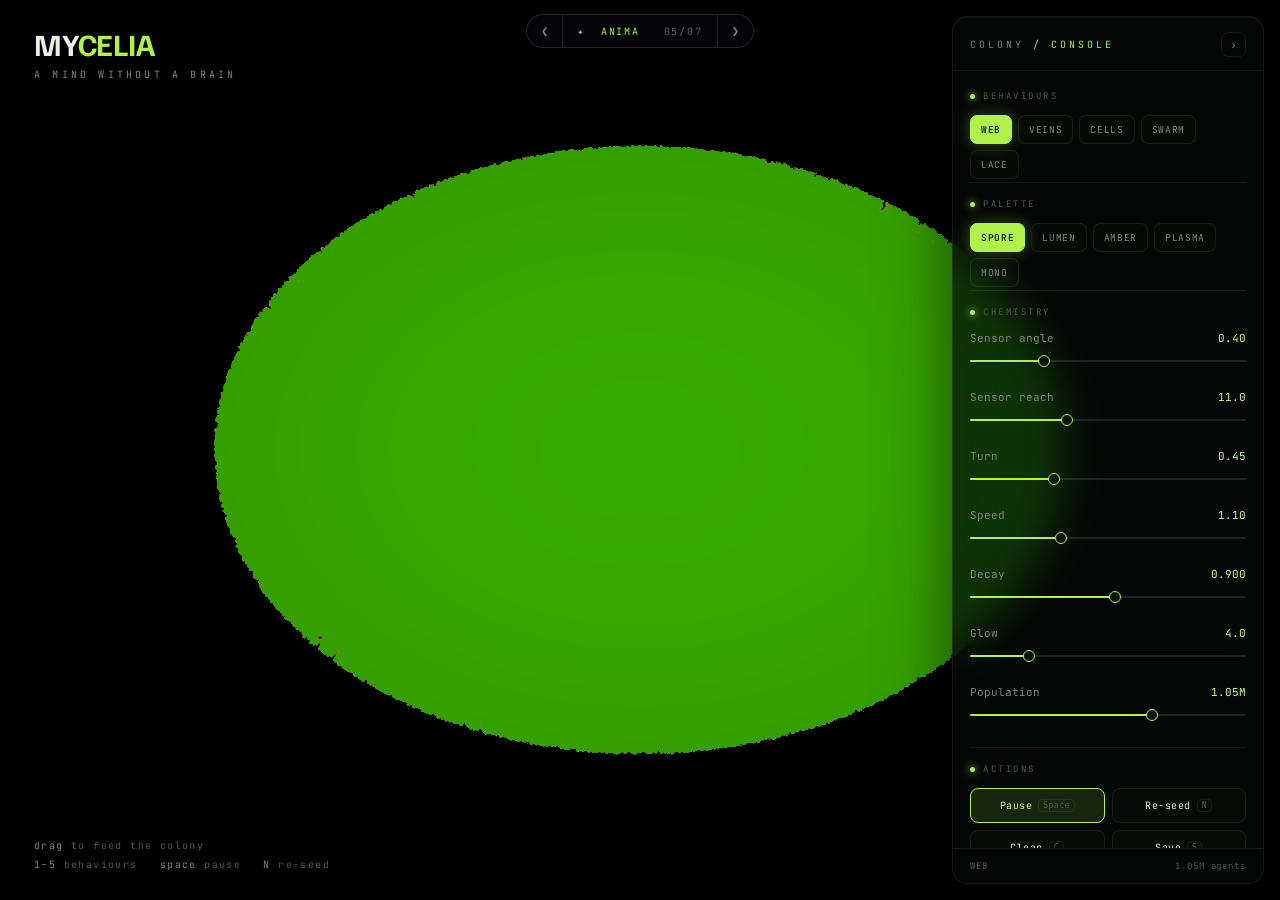
<file: mycelia/index.html>
<!DOCTYPE html>
<html lang="en">
<head>
<meta charset="UTF-8" />
<meta name="viewport" content="width=device-width, initial-scale=1.0, maximum-scale=1.0, user-scalable=no" />
<title>MYCELIA — a mind without a brain</title>
<meta property="og:type" content="website" />
<meta property="og:url" content="https://anima.fabianwitt.de/mycelia/" />
<meta property="og:site_name" content="ANIMA" />
<meta property="og:title" content="Mycelia — a mind without a brain" />
<meta property="og:description" content="A million-agent Physarum slime-mould weaving optimal transport networks on the GPU. Part of ANIMA." />
<meta property="og:image" content="https://anima.fabianwitt.de/og-image.png" />
<meta property="og:image:width" content="1200" />
<meta property="og:image:height" content="630" />
<meta name="twitter:card" content="summary_large_image" />
<meta name="twitter:title" content="Mycelia — a mind without a brain" />
<meta name="twitter:description" content="A million-agent Physarum slime-mould weaving optimal transport networks on the GPU. Part of ANIMA." />
<meta name="twitter:image" content="https://anima.fabianwitt.de/og-image.png" />

<link rel="stylesheet" href="../fonts/anima-fonts.css" />
<style>
  /* ============================================================
     MYCELIA — Physarum (slime-mould) transport networks on the GPU.
     Aesthetic: bioluminescent / mycological, acid-lime accent.
     ============================================================ */
  :root{
    --bg:#04060a; --ink:#e9f0e6; --muted:#7a8a72; --muted2:#4c5a47;
    --line:rgba(190,255,150,0.08); --line2:rgba(190,255,150,0.18);
    --accent:#aef24a; --accent2:#d4ff8e; --accentdim:rgba(174,242,74,0.12);
    --disp:"Familjen Grotesk",system-ui,sans-serif; --mono:"JetBrains Mono",ui-monospace,monospace;
  }
  *{margin:0;padding:0;box-sizing:border-box;}
  html,body{height:100%;overflow:hidden;background:var(--bg);color:var(--ink);font-family:var(--mono);-webkit-font-smoothing:antialiased;}
  canvas{position:fixed;inset:0;display:block;cursor:crosshair;}

  .mast{position:fixed;top:28px;left:34px;z-index:5;pointer-events:none;animation:fade 1.4s ease both;}
  .mast h1{font-family:var(--disp);font-weight:700;font-size:31px;letter-spacing:-0.01em;line-height:1;}
  .mast h1 b{color:var(--accent);}
  .mast .sub{font-size:10px;letter-spacing:0.32em;text-transform:uppercase;color:var(--muted);margin-top:9px;}

  .panel{position:fixed;top:16px;right:16px;bottom:16px;width:312px;z-index:6;display:flex;flex-direction:column;
    background:rgba(6,10,9,0.74);border:1px solid var(--line);border-radius:15px;
    backdrop-filter:blur(20px) saturate(120%);-webkit-backdrop-filter:blur(20px) saturate(120%);
    box-shadow:0 24px 70px rgba(0,0,0,0.55), inset 0 1px 0 rgba(190,255,150,0.05);
    overflow:hidden;transition:transform .55s cubic-bezier(.16,1,.3,1),opacity .4s;animation:pin 1.2s .1s cubic-bezier(.16,1,.3,1) backwards;}
  .panel.hidden{transform:translateX(calc(100% + 26px));opacity:0;pointer-events:none;}
  .head{display:flex;align-items:center;justify-content:space-between;padding:15px 17px 13px;border-bottom:1px solid var(--line);}
  .head .t{font-size:10px;letter-spacing:0.3em;text-transform:uppercase;color:var(--muted);}
  .head .t span{color:var(--accent);}
  .ib{width:25px;height:25px;display:grid;place-items:center;border:1px solid var(--line);border-radius:7px;background:transparent;color:var(--muted);cursor:pointer;font-size:12px;transition:all .18s;}
  .ib:hover{color:var(--ink);border-color:var(--line2);}
  .body{flex:1;overflow-y:auto;padding:4px 17px 16px;}
  .body::-webkit-scrollbar{width:7px;}
  .body::-webkit-scrollbar-thumb{background:rgba(190,255,150,0.1);border-radius:8px;}
  .sec{padding:15px 0 3px;}
  .sec+.sec{border-top:1px solid var(--line);}
  .st{font-size:9px;letter-spacing:0.28em;text-transform:uppercase;color:var(--muted2);margin-bottom:13px;display:flex;align-items:center;gap:8px;}
  .st::before{content:"";width:5px;height:5px;border-radius:50%;background:var(--accent);box-shadow:0 0 8px var(--accent);}

  .chips{display:flex;flex-wrap:wrap;gap:6px;}
  .chip{font-family:var(--mono);font-size:9.5px;letter-spacing:0.07em;text-transform:uppercase;padding:7px 10px;border-radius:7px;border:1px solid var(--line);background:rgba(190,255,150,0.015);color:var(--muted);cursor:pointer;transition:all .16s;}
  .chip:hover{color:var(--ink);border-color:var(--line2);}
  .chip.on{color:#0a1400;background:var(--accent);border-color:var(--accent);font-weight:600;box-shadow:0 0 16px rgba(174,242,74,0.3);}

  .ctrl{margin-bottom:14px;}
  .crow{display:flex;justify-content:space-between;align-items:baseline;margin-bottom:6px;}
  .cl{font-size:11px;color:var(--muted);}
  .cv{font-size:11px;color:var(--accent2);font-variant-numeric:tabular-nums;}
  input[type=range]{-webkit-appearance:none;appearance:none;width:100%;height:20px;background:transparent;cursor:pointer;}
  input[type=range]::-webkit-slider-runnable-track{height:2px;border-radius:2px;background:linear-gradient(to right,var(--accent) var(--fill,0%),rgba(190,255,150,0.13) var(--fill,0%));}
  input[type=range]::-webkit-slider-thumb{-webkit-appearance:none;width:12px;height:12px;margin-top:-5px;border-radius:50%;background:#0a140a;border:1.5px solid var(--accent);transition:box-shadow .18s;}
  input[type=range]:hover::-webkit-slider-thumb{box-shadow:0 0 0 5px rgba(174,242,74,0.12);}
  input[type=range]::-moz-range-track{height:2px;background:rgba(190,255,150,0.13);border-radius:2px;}
  input[type=range]::-moz-range-thumb{width:11px;height:11px;border-radius:50%;background:#0a140a;border:1.5px solid var(--accent);}

  .acts{display:grid;grid-template-columns:1fr 1fr;gap:7px;}
  .btn{font-family:var(--mono);font-size:10px;letter-spacing:0.05em;padding:10px 8px;border-radius:8px;border:1px solid var(--line);background:rgba(190,255,150,0.02);color:var(--ink);cursor:pointer;transition:all .16s;display:flex;align-items:center;justify-content:center;gap:6px;}
  .btn:hover{border-color:var(--line2);background:rgba(190,255,150,0.05);}
  .btn:active{transform:translateY(1px);}
  .btn.pri{border-color:var(--accent);color:var(--accent2);background:var(--accentdim);}
  .btn kbd{font-size:8px;color:var(--muted2);border:1px solid var(--line);border-radius:4px;padding:1px 4px;}

  .foot{flex:0 0 auto;padding:11px 17px;border-top:1px solid var(--line);font-size:9px;letter-spacing:0.1em;color:var(--muted2);display:flex;justify-content:space-between;}

  .reopen{position:fixed;top:16px;right:16px;z-index:6;width:40px;height:40px;border-radius:11px;border:1px solid var(--line);background:rgba(6,10,9,0.74);backdrop-filter:blur(16px);color:var(--accent);display:grid;place-items:center;cursor:pointer;font-size:16px;opacity:0;transform:scale(.85);pointer-events:none;transition:all .4s cubic-bezier(.16,1,.3,1);}
  .reopen.show{opacity:1;transform:scale(1);pointer-events:auto;}

  .hint{position:fixed;left:34px;bottom:26px;z-index:5;font-size:10px;letter-spacing:0.14em;line-height:1.9;color:var(--muted2);pointer-events:none;animation:fade 2s 0.8s ease both;}
  .hint b{color:var(--muted);font-weight:400;}

  .err{position:fixed;inset:0;display:none;place-items:center;z-index:30;background:rgba(4,6,10,0.92);padding:40px;text-align:center;}
  .err.show{display:grid;}
  .err div{max-width:440px;font-size:13px;line-height:1.7;color:var(--muted);}
  .err b{color:var(--accent);font-family:var(--disp);font-size:20px;display:block;margin-bottom:14px;}

  @keyframes fade{from{opacity:0}to{opacity:1}}
  @keyframes pin{from{opacity:0;transform:translateX(24px)}to{opacity:1;transform:translateX(0)}}
  @media (max-width:740px){.panel{width:auto;left:12px;right:12px;top:auto;bottom:12px;height:54vh;}.hint{display:none}}
</style>
</head>
<body>
  <canvas id="c"></canvas>

  <style>
    .home-link{position:fixed;top:16px;left:50%;transform:translateX(-50%);z-index:12;font-family:"JetBrains Mono",ui-monospace,monospace;font-size:10px;letter-spacing:0.28em;text-transform:uppercase;color:rgba(255,255,255,0.42);text-decoration:none;padding:7px 15px;border:1px solid rgba(255,255,255,0.12);border-radius:100px;background:rgba(10,10,12,0.45);backdrop-filter:blur(12px);-webkit-backdrop-filter:blur(12px);transition:color .25s,border-color .25s,opacity .25s;opacity:0.62;}
    .home-link:hover{color:#fff;border-color:rgba(255,255,255,0.32);opacity:1;}
  </style>
  <a class="home-link" href="../index.html" title="back to the gallery">✦&nbsp;anima</a>

  <div class="mast">
    <h1>MY<b>CELIA</b></h1>
    <div class="sub">a mind without a brain</div>
  </div>

  <aside class="panel" id="panel">
    <div class="head"><div class="t">COLONY <span>/ console</span></div><button class="ib" id="hide">›</button></div>
    <div class="body">
      <div class="sec"><div class="st">Behaviours</div><div class="chips" id="presets"></div></div>
      <div class="sec"><div class="st">Palette</div><div class="chips" id="themes"></div></div>
      <div class="sec" id="sliders"></div>
      <div class="sec"><div class="st">Actions</div>
        <div class="acts">
          <button class="btn pri" id="pause"><span>Pause</span><kbd>Space</kbd></button>
          <button class="btn" id="seed">Re-seed <kbd>N</kbd></button>
          <button class="btn" id="clear">Clear <kbd>C</kbd></button>
          <button class="btn" id="save">Save <kbd>S</kbd></button>
        </div>
      </div>
    </div>
    <div class="foot"><span id="fpreset">WEB</span><span id="fcount">—</span></div>
  </aside>
  <button class="reopen" id="reopen">⚙</button>

  <div class="hint"><div><b>drag</b> to feed the colony</div><div><b>1–5</b> behaviours &nbsp; <b>space</b> pause &nbsp; <b>N</b> re-seed</div></div>

  <div class="err" id="err"><div><b>No WebGL2</b>MYCELIA needs WebGL2 with float render targets. Try a recent Chrome, Firefox or Safari with hardware acceleration enabled.</div></div>

<script>
"use strict";
(() => {
  const canvas=document.getElementById("c");
  const gl=canvas.getContext("webgl2",{antialias:false,preserveDrawingBuffer:true});
  if(!gl || !gl.getExtension("EXT_color_buffer_float")){ document.getElementById("err").classList.add("show"); return; }
  gl.getExtension("OES_texture_float_linear");
  gl.getExtension("EXT_float_blend");

  /* ---------- state ---------- */
  const state={ sensorAngle:0.40, sensorDist:11, turnAngle:0.45, step:1.1, decay:0.90, deposit:1.0, gain:4.0, pop:1024, theme:0 };
  const PRESETS={
    WEB:    {sensorAngle:0.40, sensorDist:11, turnAngle:0.45, step:1.1, decay:0.90},
    VEINS:  {sensorAngle:0.34, sensorDist:18, turnAngle:0.30, step:1.4, decay:0.945},
    CELLS:  {sensorAngle:0.95, sensorDist:6,  turnAngle:0.75, step:0.8, decay:0.86},
    SWARM:  {sensorAngle:0.18, sensorDist:9,  turnAngle:0.20, step:1.7, decay:0.88},
    LACE:   {sensorAngle:0.62, sensorDist:23, turnAngle:0.60, step:1.0, decay:0.955},
  };
  const PORDER=Object.keys(PRESETS);
  const THEMES=[
    {name:"Spore",  a:[0.08,0.14,0.06], b:[0.45,0.55,0.30], c:[1.0,1.0,1.0], d:[0.20,0.05,0.30]},
    {name:"Lumen",  a:[0.10,0.18,0.20], b:[0.45,0.50,0.55], c:[1.0,1.0,1.0], d:[0.50,0.45,0.40]},
    {name:"Amber",  a:[0.18,0.12,0.06], b:[0.50,0.42,0.28], c:[1.0,1.0,1.0], d:[0.05,0.12,0.22]},
    {name:"Plasma", a:[0.18,0.10,0.20], b:[0.50,0.40,0.55], c:[1.0,1.0,1.0], d:[0.15,0.30,0.55]},
    {name:"Mono",   a:[0.50,0.50,0.50], b:[0.50,0.50,0.50], c:[1.0,1.0,1.0], d:[0.00,0.00,0.00]},
  ];
  const SLIDERS=[
    {key:"sensorAngle",label:"Sensor angle", min:0.05,max:1.40,step:0.01, fmt:v=>v.toFixed(2)},
    {key:"sensorDist", label:"Sensor reach", min:1,   max:30,  step:0.5,  fmt:v=>v.toFixed(1)},
    {key:"turnAngle",  label:"Turn",         min:0.05,max:1.40,step:0.01, fmt:v=>v.toFixed(2)},
    {key:"step",       label:"Speed",        min:0.2, max:3.0, step:0.05, fmt:v=>v.toFixed(2)},
    {key:"decay",      label:"Decay",        min:0.80,max:0.99,step:0.005,fmt:v=>v.toFixed(3)},
    {key:"gain",       label:"Glow",         min:1,   max:16,  step:0.5,  fmt:v=>v.toFixed(1)},
    {key:"pop",        label:"Population",   min:256, max:1408,step:128,  pop:true, fmt:v=>{const n=v*v; return n>=1e6?(n/1e6).toFixed(2)+"M":Math.round(n/1e3)+"k";}},
  ];

  /* ---------- gl helpers ---------- */
  function sh(t,src){ const s=gl.createShader(t); gl.shaderSource(s,src); gl.compileShader(s); if(!gl.getShaderParameter(s,gl.COMPILE_STATUS)) console.error("shader:",gl.getShaderInfoLog(s),src); return s; }
  function prog(vs,fs){ const p=gl.createProgram(); gl.attachShader(p,sh(gl.VERTEX_SHADER,vs)); gl.attachShader(p,sh(gl.FRAGMENT_SHADER,fs)); gl.linkProgram(p); if(!gl.getProgramParameter(p,gl.LINK_STATUS)) console.error("link:",gl.getProgramInfoLog(p)); return p; }

  const QUAD_VS=`#version 300 es
  layout(location=0) in vec2 p; out vec2 v_uv;
  void main(){ v_uv=p*0.5+0.5; gl_Position=vec4(p,0.,1.); }`;

  // agent update: one texel per agent -> (x,y,heading)
  const AGENT_FS=`#version 300 es
  precision highp float;
  uniform sampler2D u_agents, u_trail;
  uniform vec2 u_texelT; uniform float u_sensorAngle,u_sensorDist,u_turn,u_step,u_time;
  in vec2 v_uv; out vec4 o;
  float hash(vec2 p){ p=fract(p*vec2(123.34,456.21)); p+=dot(p,p+45.32); return fract(p.x*p.y); }
  float sense(vec2 pos, float ang){ vec2 d=vec2(cos(ang),sin(ang)); vec2 uv=pos + d*u_sensorDist*u_texelT; uv=fract(uv); return texture(u_trail,uv).r; }
  void main(){
    vec4 a=texture(u_agents,v_uv); vec2 pos=a.xy; float h=a.z;
    float F=sense(pos,h), L=sense(pos,h+u_sensorAngle), R=sense(pos,h-u_sensorAngle);
    float rnd=hash(v_uv+fract(u_time));
    if(F>L && F>R){}
    else if(F<L && F<R){ h += (rnd<0.5?-1.0:1.0)*u_turn; }
    else if(L<R){ h -= u_turn; }
    else if(R<L){ h += u_turn; }
    vec2 dir=vec2(cos(h),sin(h));
    pos += dir*u_step*u_texelT;
    pos=fract(pos);
    o=vec4(pos,h,1.0);
  }`;

  // deposit: draw each agent as a point into the trail (additive)
  const DEP_VS=`#version 300 es
  uniform sampler2D u_agents; uniform int u_side;
  void main(){ int id=gl_VertexID; ivec2 tc=ivec2(id%u_side, id/u_side); vec4 a=texelFetch(u_agents,tc,0); gl_Position=vec4(a.xy*2.0-1.0,0.,1.); gl_PointSize=1.0; }`;
  const DEP_FS=`#version 300 es
  precision highp float; uniform float u_deposit; out vec4 o;
  void main(){ o=vec4(u_deposit,0.,0.,1.); }`;

  // diffuse + decay (+ mouse feed)
  const DIFF_FS=`#version 300 es
  precision highp float;
  uniform sampler2D u_trail; uniform vec2 u_texelT; uniform float u_decay;
  uniform vec2 u_mouse; uniform float u_mouseR, u_mouseAmt, u_aspect;
  in vec2 v_uv; out vec4 o;
  void main(){
    float s=0.0;
    for(int y=-1;y<=1;y++) for(int x=-1;x<=1;x++) s += texture(u_trail, v_uv+vec2(float(x),float(y))*u_texelT).r;
    float v=(s/9.0)*u_decay;
    if(u_mouse.x>=0.0){ vec2 d=(v_uv-u_mouse); d.x*=u_aspect; float dist=length(d); if(dist<u_mouseR) v += u_mouseAmt*smoothstep(u_mouseR,0.0,dist); }
    o=vec4(v,0.,0.,1.);
  }`;

  // display
  const DISP_FS=`#version 300 es
  precision highp float;
  uniform sampler2D u_trail; uniform float u_gain; uniform vec3 pa,pb,pc,pd;
  in vec2 v_uv; out vec4 o;
  vec3 pal(float t){ return pa+pb*cos(6.28318*(pc*t+pd)); }
  void main(){
    float v=texture(u_trail,v_uv).r;
    float t=clamp(v*u_gain,0.0,1.0); t=pow(t,0.72);
    vec3 col=pal(t)*t;
    vec2 q=v_uv-0.5; col*=1.0-dot(q,q)*0.55;
    o=vec4(col,1.0);
  }`;

  const pAgent=prog(QUAD_VS,AGENT_FS), pDep=prog(DEP_VS,DEP_FS), pDiff=prog(QUAD_VS,DIFF_FS), pDisp=prog(QUAD_VS,DISP_FS);

  // quad + VAOs
  const quadBuf=gl.createBuffer(); gl.bindBuffer(gl.ARRAY_BUFFER,quadBuf); gl.bufferData(gl.ARRAY_BUFFER,new Float32Array([-1,-1,3,-1,-1,3]),gl.STATIC_DRAW);
  const quadVAO=gl.createVertexArray(); gl.bindVertexArray(quadVAO); gl.bindBuffer(gl.ARRAY_BUFFER,quadBuf); gl.enableVertexAttribArray(0); gl.vertexAttribPointer(0,2,gl.FLOAT,false,0,0);
  const emptyVAO=gl.createVertexArray();
  gl.bindVertexArray(null);

  /* ---------- textures ---------- */
  let side, simW, simH;
  let agA,agB,agFA,agFB, trA,trB,trFA,trFB;
  function tex(w,h,internal,filter){ const t=gl.createTexture(); gl.bindTexture(gl.TEXTURE_2D,t); gl.texImage2D(gl.TEXTURE_2D,0,internal,w,h,0,gl.RGBA,gl.FLOAT,null); gl.texParameteri(gl.TEXTURE_2D,gl.TEXTURE_MIN_FILTER,filter); gl.texParameteri(gl.TEXTURE_2D,gl.TEXTURE_MAG_FILTER,filter); gl.texParameteri(gl.TEXTURE_2D,gl.TEXTURE_WRAP_S,gl.REPEAT); gl.texParameteri(gl.TEXTURE_2D,gl.TEXTURE_WRAP_T,gl.REPEAT); return t; }
  function fbo(t){ const f=gl.createFramebuffer(); gl.bindFramebuffer(gl.FRAMEBUFFER,f); gl.framebufferTexture2D(gl.FRAMEBUFFER,gl.COLOR_ATTACHMENT0,gl.TEXTURE_2D,t,0); return f; }

  function allocTrail(){
    const LONG=1700, asp=innerWidth/innerHeight;
    if(asp>=1){ simW=LONG; simH=Math.max(2,Math.round(LONG/asp)); } else { simH=LONG; simW=Math.max(2,Math.round(LONG*asp)); }
    trA=tex(simW,simH,gl.RGBA16F,gl.LINEAR); trFA=fbo(trA);
    trB=tex(simW,simH,gl.RGBA16F,gl.LINEAR); trFB=fbo(trB);
    clearTrail();
  }
  function allocAgents(){
    side=state.pop;
    agA=tex(side,side,gl.RGBA32F,gl.NEAREST); agFA=fbo(agA);
    agB=tex(side,side,gl.RGBA32F,gl.NEAREST); agFB=fbo(agB);
    seed();
    document.getElementById("fcount").textContent=(side*side>=1e6?(side*side/1e6).toFixed(2)+"M":Math.round(side*side/1e3)+"k")+" agents";
  }
  function seed(){
    const d=new Float32Array(side*side*4);
    for(let i=0;i<side*side;i++){
      // seed in a central disc for a strong emergent bloom
      const ang=Math.random()*6.283, rad=Math.sqrt(Math.random())*0.32;
      d[i*4]=0.5+Math.cos(ang)*rad; d[i*4+1]=0.5+Math.sin(ang)*rad;
      d[i*4+2]=Math.random()*6.283; d[i*4+3]=1.0;
    }
    gl.bindTexture(gl.TEXTURE_2D,agA); gl.texImage2D(gl.TEXTURE_2D,0,gl.RGBA32F,side,side,0,gl.RGBA,gl.FLOAT,d);
    gl.bindTexture(gl.TEXTURE_2D,agB); gl.texImage2D(gl.TEXTURE_2D,0,gl.RGBA32F,side,side,0,gl.RGBA,gl.FLOAT,d);
  }
  function clearTrail(){ for(const f of [trFA,trFB]){ gl.bindFramebuffer(gl.FRAMEBUFFER,f); gl.clearColor(0,0,0,1); gl.clear(gl.COLOR_BUFFER_BIT); } }

  /* ---------- uniforms ---------- */
  const U=(p,names)=>{const o={};names.forEach(n=>o[n]=gl.getUniformLocation(p,n));return o;};
  const uAg=U(pAgent,["u_agents","u_trail","u_texelT","u_sensorAngle","u_sensorDist","u_turn","u_step","u_time"]);
  const uDep=U(pDep,["u_agents","u_side","u_deposit"]);
  const uDiff=U(pDiff,["u_trail","u_texelT","u_decay","u_mouse","u_mouseR","u_mouseAmt","u_aspect"]);
  const uDisp=U(pDisp,["u_trail","u_gain","pa","pb","pc","pd"]);

  /* ---------- pointer ---------- */
  let down=false, mx=-1, my=-1;
  function setM(e){ mx=e.clientX/innerWidth; my=1-e.clientY/innerHeight; }
  canvas.addEventListener("pointerdown",e=>{ down=true; setM(e); canvas.setPointerCapture(e.pointerId); });
  canvas.addEventListener("pointermove",e=>{ if(down) setM(e); });
  canvas.addEventListener("pointerup",()=>down=false);
  canvas.addEventListener("pointercancel",()=>down=false);
  canvas.addEventListener("contextmenu",e=>e.preventDefault());

  /* ---------- frame ---------- */
  let frameN=0;
  function frame(){
    const texelT=[1/simW,1/simH];
    // 1) update agents
    gl.bindFramebuffer(gl.FRAMEBUFFER,agFB); gl.viewport(0,0,side,side);
    gl.useProgram(pAgent); gl.bindVertexArray(quadVAO);
    gl.activeTexture(gl.TEXTURE0); gl.bindTexture(gl.TEXTURE_2D,agA); gl.uniform1i(uAg.u_agents,0);
    gl.activeTexture(gl.TEXTURE1); gl.bindTexture(gl.TEXTURE_2D,trA); gl.uniform1i(uAg.u_trail,1);
    gl.uniform2f(uAg.u_texelT,texelT[0],texelT[1]);
    gl.uniform1f(uAg.u_sensorAngle,state.sensorAngle); gl.uniform1f(uAg.u_sensorDist,state.sensorDist);
    gl.uniform1f(uAg.u_turn,state.turnAngle); gl.uniform1f(uAg.u_step,state.step); gl.uniform1f(uAg.u_time,(frameN%1000)*0.137);
    gl.drawArrays(gl.TRIANGLES,0,3);
    [agA,agB]=[agB,agA]; [agFA,agFB]=[agFB,agFA];

    // 2) deposit agents into trail (additive)
    gl.bindFramebuffer(gl.FRAMEBUFFER,trFA); gl.viewport(0,0,simW,simH);
    gl.useProgram(pDep); gl.bindVertexArray(emptyVAO);
    gl.activeTexture(gl.TEXTURE0); gl.bindTexture(gl.TEXTURE_2D,agA); gl.uniform1i(uDep.u_agents,0);
    gl.uniform1i(uDep.u_side,side); gl.uniform1f(uDep.u_deposit,state.deposit);
    gl.enable(gl.BLEND); gl.blendFunc(gl.ONE,gl.ONE);
    gl.drawArrays(gl.POINTS,0,side*side);
    gl.disable(gl.BLEND);

    // 3) diffuse + decay (+mouse) -> trB
    gl.bindFramebuffer(gl.FRAMEBUFFER,trFB); gl.viewport(0,0,simW,simH);
    gl.useProgram(pDiff); gl.bindVertexArray(quadVAO);
    gl.activeTexture(gl.TEXTURE0); gl.bindTexture(gl.TEXTURE_2D,trA); gl.uniform1i(uDiff.u_trail,0);
    gl.uniform2f(uDiff.u_texelT,texelT[0],texelT[1]); gl.uniform1f(uDiff.u_decay,state.decay);
    gl.uniform2f(uDiff.u_mouse, down?mx:-1.0, down?my:-1.0); gl.uniform1f(uDiff.u_mouseR,0.05); gl.uniform1f(uDiff.u_mouseAmt,1.4); gl.uniform1f(uDiff.u_aspect,simW/simH);
    gl.drawArrays(gl.TRIANGLES,0,3);
    [trA,trB]=[trB,trA]; [trFA,trFB]=[trFB,trFA];

    frameN++;
  }
  function draw(){
    gl.bindFramebuffer(gl.FRAMEBUFFER,null); gl.viewport(0,0,canvas.width,canvas.height);
    gl.useProgram(pDisp); gl.bindVertexArray(quadVAO);
    gl.activeTexture(gl.TEXTURE0); gl.bindTexture(gl.TEXTURE_2D,trA); gl.uniform1i(uDisp.u_trail,0);
    gl.uniform1f(uDisp.u_gain,state.gain);
    const th=THEMES[state.theme]; gl.uniform3fv(uDisp.pa,th.a); gl.uniform3fv(uDisp.pb,th.b); gl.uniform3fv(uDisp.pc,th.c); gl.uniform3fv(uDisp.pd,th.d);
    gl.drawArrays(gl.TRIANGLES,0,3);
  }
  let paused=false;
  function loop(){ if(!paused) frame(); draw(); requestAnimationFrame(loop); }

  /* ---------- sizing ---------- */
  function resize(){ const d=Math.min(devicePixelRatio||1,2); canvas.width=Math.floor(innerWidth*d); canvas.height=Math.floor(innerHeight*d); canvas.style.width=innerWidth+"px"; canvas.style.height=innerHeight+"px"; }
  let rt; addEventListener("resize",()=>{ clearTimeout(rt); rt=setTimeout(()=>{ resize(); allocTrail(); },220); });

  /* ---------- UI ---------- */
  const presetsHost=document.getElementById("presets"),themesHost=document.getElementById("themes"),slidersHost=document.getElementById("sliders"),foot=document.getElementById("fpreset");
  const sEls={};
  function applyPreset(name){ Object.assign(state,PRESETS[name]); syncSliders(); [...presetsHost.children].forEach(c=>c.classList.toggle("on",c.textContent===name)); foot.textContent=name; clearTrail(); seed(); }
  PORDER.forEach(n=>{ const c=document.createElement("button"); c.className="chip"; c.textContent=n; c.onclick=()=>applyPreset(n); presetsHost.appendChild(c); });
  THEMES.forEach((t,i)=>{ const c=document.createElement("button"); c.className="chip"+(i===state.theme?" on":""); c.textContent=t.name; c.onclick=()=>{ state.theme=i; [...themesHost.children].forEach((e,j)=>e.classList.toggle("on",j===i)); }; themesHost.appendChild(c); });

  const sh2=document.createElement("div"); sh2.className="st"; sh2.textContent="Chemistry"; slidersHost.appendChild(sh2);
  SLIDERS.forEach(cfg=>{
    const w=document.createElement("div"); w.className="ctrl";
    w.innerHTML=`<div class="crow"><span class="cl">${cfg.label}</span><span class="cv" id="cv-${cfg.key}"></span></div>`;
    const inp=document.createElement("input"); inp.type="range"; inp.min=cfg.min; inp.max=cfg.max; inp.step=cfg.step; inp.value=state[cfg.key];
    const handler=()=>{ state[cfg.key]=parseFloat(inp.value); upd(cfg,inp); };
    inp.oninput=()=>{ if(cfg.pop){ upd(cfg,inp); return; } handler(); foot.textContent="CUSTOM"; [...presetsHost.children].forEach(c=>c.classList.remove("on")); };
    if(cfg.pop) inp.onchange=()=>{ state.pop=parseInt(inp.value); upd(cfg,inp); allocAgents(); };
    w.appendChild(inp); slidersHost.appendChild(w); sEls[cfg.key]=inp;
  });
  function upd(cfg,inp){ inp.style.setProperty("--fill",((inp.value-cfg.min)/(cfg.max-cfg.min)*100)+"%"); document.getElementById("cv-"+cfg.key).textContent=cfg.fmt(parseFloat(inp.value)); }
  function syncSliders(){ SLIDERS.forEach(cfg=>{ const i=sEls[cfg.key]; i.value=state[cfg.key]; upd(cfg,i); }); }

  const panel=document.getElementById("panel"),reopen=document.getElementById("reopen");
  function togglePanel(f){ const h=f!==undefined?f:!panel.classList.contains("hidden"); panel.classList.toggle("hidden",h); reopen.classList.toggle("show",h); if(h&&panel.contains(document.activeElement))document.activeElement.blur(); }
  function setPaused(p){ paused=p; document.querySelector("#pause span").textContent=paused?"Resume":"Pause"; }
  function save(){ draw(); const a=document.createElement("a"); a.download=`mycelia-${Date.now()}.png`; a.href=canvas.toDataURL("image/png"); a.click(); }
  document.getElementById("pause").onclick=()=>setPaused(!paused);
  document.getElementById("seed").onclick=()=>{ clearTrail(); seed(); };
  document.getElementById("clear").onclick=()=>clearTrail();
  document.getElementById("save").onclick=save;
  document.getElementById("hide").onclick=()=>togglePanel(true);
  reopen.onclick=()=>togglePanel(false);
  addEventListener("keydown",e=>{ if(e.target.tagName==="INPUT"&&e.target.type!=="range")return; const k=e.key.toLowerCase();
    if(k===" "){e.preventDefault();setPaused(!paused);} else if(k==="n"){clearTrail();seed();} else if(k==="c")clearTrail(); else if(k==="s")save(); else if(k==="h")togglePanel();
    else if(k>="1"&&k<="5"){ const i=+k-1; if(i<PORDER.length)applyPreset(PORDER[i]); } });

  /* ---------- boot ---------- */
  resize(); allocTrail(); allocAgents(); syncSliders();
  applyPreset("WEB");
  requestAnimationFrame(loop);

  if(location.search.includes("debug")) window.__pump=(k=200)=>{ for(let i=0;i<k;i++) frame(); draw(); return {agents:side*side,sim:[simW,simH]}; };
})();
</script>
<script src="../anima-nav.js" defer></script>
</body>
</html>
</file>
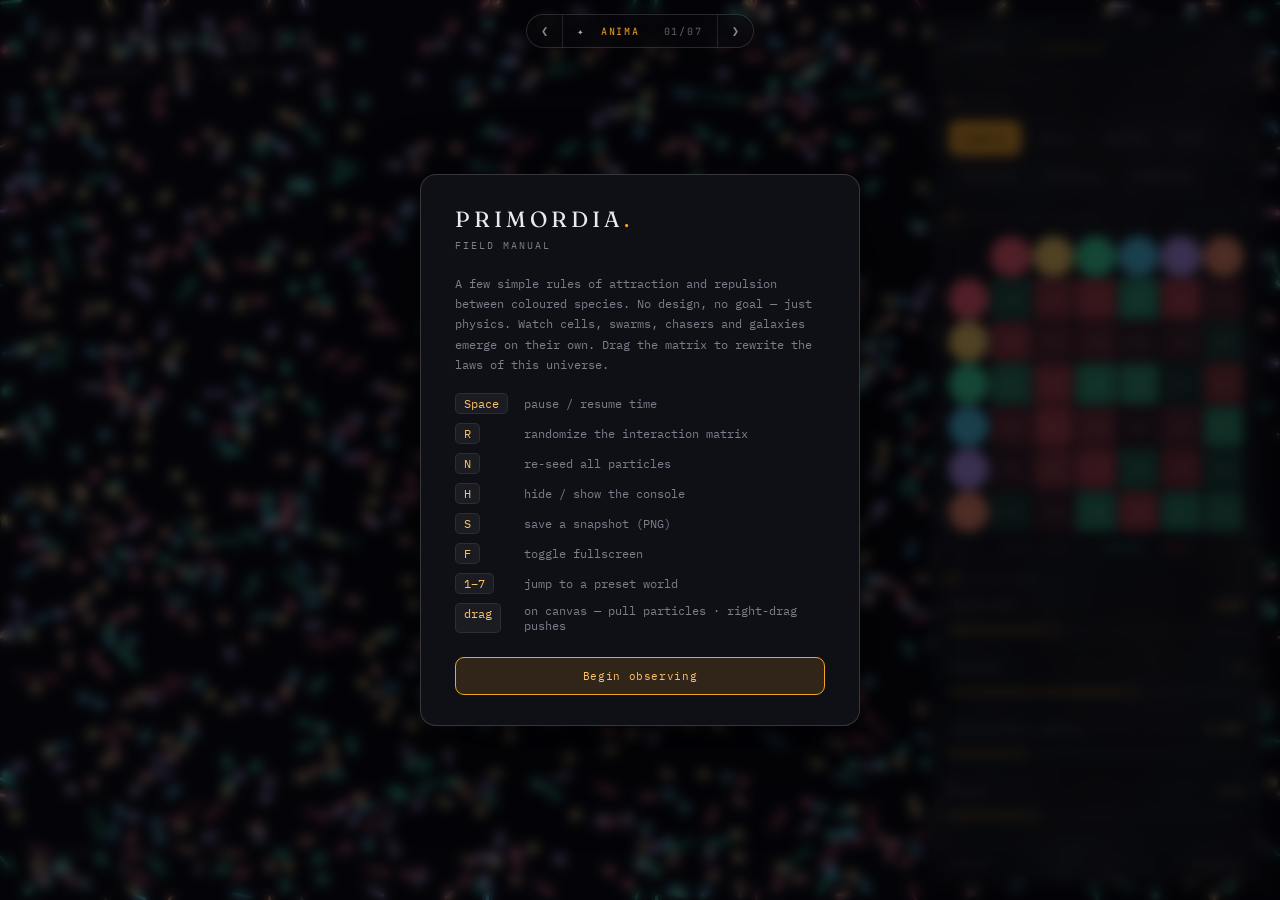
<file: primordia/index.html>
<!DOCTYPE html>
<html lang="en">
<head>
<meta charset="UTF-8" />
<meta name="viewport" content="width=device-width, initial-scale=1.0, maximum-scale=1.0, user-scalable=no" />
<title>PRIMORDIA — a particle life observatory</title>
<meta property="og:type" content="website" />
<meta property="og:url" content="https://anima.fabianwitt.de/primordia/" />
<meta property="og:site_name" content="ANIMA" />
<meta property="og:title" content="Primordia — emergent particle life" />
<meta property="og:description" content="Coloured species pull and push through an editable matrix; out of nothing come cells, swarms and galaxies. Part of ANIMA." />
<meta property="og:image" content="https://anima.fabianwitt.de/og-image.png" />
<meta property="og:image:width" content="1200" />
<meta property="og:image:height" content="630" />
<meta name="twitter:card" content="summary_large_image" />
<meta name="twitter:title" content="Primordia — emergent particle life" />
<meta name="twitter:description" content="Coloured species pull and push through an editable matrix; out of nothing come cells, swarms and galaxies. Part of ANIMA." />
<meta name="twitter:image" content="https://anima.fabianwitt.de/og-image.png" />

<link rel="stylesheet" href="../fonts/anima-fonts.css" />
<style>
  /* ============================================================
     PRIMORDIA — emergent particle-life observatory
     Aesthetic: scientific instrument / observatory
     ============================================================ */

  :root {
    --bg:          #07070b;
    --bg-2:        #0b0c12;
    --panel:       rgba(15, 16, 22, 0.72);
    --panel-solid: #0f1016;
    --line:        rgba(255, 255, 255, 0.075);
    --line-strong: rgba(255, 255, 255, 0.16);
    --text:        #e9e9f0;
    --muted:       #7d7d8c;
    --muted-2:     #565663;
    --accent:      #f4a428;
    --accent-2:    #ffc164;
    --accent-dim:  rgba(244, 164, 40, 0.14);
    --pos:         70, 220, 150;
    --neg:         245, 80, 95;
    --mono: "IBM Plex Mono", ui-monospace, "SFMono-Regular", Menlo, monospace;
    --serif: "Fraunces", Georgia, "Times New Roman", serif;
  }

  * { box-sizing: border-box; margin: 0; padding: 0; }

  html, body {
    height: 100%;
    overflow: hidden;
    background: var(--bg);
    color: var(--text);
    font-family: var(--mono);
    -webkit-font-smoothing: antialiased;
    -moz-osx-font-smoothing: grayscale;
  }

  /* ---------- the universe ---------- */
  #stage {
    position: fixed;
    inset: 0;
    background:
      radial-gradient(120% 120% at 50% 0%, #0c0d14 0%, var(--bg) 55%, #050507 100%);
  }
  #sim {
    position: absolute;
    inset: 0;
    display: block;
    cursor: crosshair;
  }

  /* atmospheric overlays — kept subtle so the simulation reads clearly */
  .vignette {
    position: fixed;
    inset: 0;
    pointer-events: none;
    z-index: 2;
    background: radial-gradient(130% 110% at 50% 45%, transparent 55%, rgba(0,0,0,0.55) 100%);
  }
  .grain {
    position: fixed;
    inset: -50%;
    pointer-events: none;
    z-index: 3;
    opacity: 0.045;
    mix-blend-mode: overlay;
    background-image: url("data:image/svg+xml,%3Csvg xmlns='http://www.w3.org/2000/svg' width='160' height='160'%3E%3Cfilter id='n'%3E%3CfeTurbulence type='fractalNoise' baseFrequency='0.9' numOctaves='2' stitchTiles='stitch'/%3E%3C/filter%3E%3Crect width='100%25' height='100%25' filter='url(%23n)'/%3E%3C/svg%3E");
  }

  /* ---------- identity (top-left) ---------- */
  .ident {
    position: fixed;
    top: 26px;
    left: 30px;
    z-index: 5;
    pointer-events: none;
    animation: rise 1.1s cubic-bezier(.16,1,.3,1) both;
  }
  .ident h1 {
    font-family: var(--serif);
    font-weight: 300;
    font-size: 30px;
    letter-spacing: 0.42em;
    line-height: 1;
    text-indent: 0.42em;
    color: var(--text);
    text-shadow: 0 0 28px rgba(244,164,40,0.18);
  }
  .ident h1 .dot { color: var(--accent); }
  .ident p {
    margin-top: 9px;
    font-size: 10.5px;
    letter-spacing: 0.34em;
    text-transform: uppercase;
    color: var(--muted);
    text-indent: 0.42em;
  }

  /* ---------- stats (bottom-left) ---------- */
  .stats {
    position: fixed;
    bottom: 22px;
    left: 30px;
    z-index: 5;
    display: flex;
    gap: 26px;
    font-size: 10.5px;
    letter-spacing: 0.12em;
    color: var(--muted-2);
    pointer-events: none;
    animation: rise 1.1s 0.15s cubic-bezier(.16,1,.3,1) both;
  }
  .stats b {
    display: block;
    font-weight: 500;
    font-size: 16px;
    letter-spacing: 0.04em;
    color: var(--text);
    font-variant-numeric: tabular-nums;
  }
  .stats .lab {
    text-transform: uppercase;
    color: var(--muted-2);
    font-size: 9px;
    letter-spacing: 0.22em;
  }

  /* ---------- control panel ---------- */
  .panel {
    position: fixed;
    top: 18px;
    right: 18px;
    bottom: 18px;
    width: 332px;
    z-index: 6;
    display: flex;
    flex-direction: column;
    background: var(--panel);
    border: 1px solid var(--line);
    border-radius: 16px;
    backdrop-filter: blur(22px) saturate(120%);
    -webkit-backdrop-filter: blur(22px) saturate(120%);
    box-shadow:
      0 24px 70px rgba(0,0,0,0.55),
      inset 0 1px 0 rgba(255,255,255,0.05);
    overflow: hidden;
    transition: transform 0.55s cubic-bezier(.16,1,.3,1), opacity 0.45s ease;
    animation: panelIn 1.1s 0.1s cubic-bezier(.16,1,.3,1) backwards;
  }
  .panel.hidden {
    transform: translateX(calc(100% + 28px));
    opacity: 0;
    pointer-events: none;
  }

  .panel__head {
    display: flex;
    align-items: center;
    justify-content: space-between;
    padding: 16px 18px 14px;
    border-bottom: 1px solid var(--line);
    flex: 0 0 auto;
  }
  .panel__head .title {
    font-size: 10px;
    letter-spacing: 0.32em;
    text-transform: uppercase;
    color: var(--muted);
  }
  .panel__head .title span { color: var(--accent); }

  .iconbtn {
    width: 26px; height: 26px;
    display: grid; place-items: center;
    border: 1px solid var(--line);
    border-radius: 7px;
    background: transparent;
    color: var(--muted);
    cursor: pointer;
    font-size: 12px;
    transition: all 0.18s ease;
  }
  .iconbtn:hover { color: var(--text); border-color: var(--line-strong); background: rgba(255,255,255,0.04); }

  .panel__body {
    flex: 1 1 auto;
    overflow-y: auto;
    overscroll-behavior: contain;
    padding: 4px 18px 18px;
  }
  .panel__body::-webkit-scrollbar { width: 8px; }
  .panel__body::-webkit-scrollbar-thumb {
    background: rgba(255,255,255,0.08);
    border-radius: 8px;
    border: 2px solid transparent;
    background-clip: content-box;
  }
  .panel__body::-webkit-scrollbar-thumb:hover { background: rgba(255,255,255,0.16); background-clip: content-box; }

  .section { padding: 16px 0 4px; }
  .section + .section { border-top: 1px solid var(--line); }
  .section__title {
    font-size: 9px;
    letter-spacing: 0.3em;
    text-transform: uppercase;
    color: var(--muted-2);
    margin-bottom: 14px;
    display: flex;
    align-items: center;
    gap: 8px;
  }
  .section__title::before {
    content: "";
    width: 5px; height: 5px;
    border-radius: 50%;
    background: var(--accent);
    box-shadow: 0 0 8px var(--accent);
  }

  /* ---------- sliders ---------- */
  .ctrl { margin-bottom: 15px; }
  .ctrl__row {
    display: flex;
    align-items: baseline;
    justify-content: space-between;
    margin-bottom: 7px;
  }
  .ctrl__label {
    font-size: 11px;
    letter-spacing: 0.04em;
    color: var(--muted);
  }
  .ctrl__val {
    font-size: 11px;
    font-weight: 500;
    color: var(--accent-2);
    font-variant-numeric: tabular-nums;
  }
  input[type=range] {
    -webkit-appearance: none;
    appearance: none;
    width: 100%;
    height: 22px;
    background: transparent;
    cursor: pointer;
  }
  input[type=range]::-webkit-slider-runnable-track {
    height: 2px;
    background: linear-gradient(to right, var(--accent) var(--fill, 0%), rgba(255,255,255,0.12) var(--fill, 0%));
    border-radius: 2px;
  }
  input[type=range]::-moz-range-track {
    height: 2px;
    background: rgba(255,255,255,0.12);
    border-radius: 2px;
  }
  input[type=range]::-moz-range-progress {
    height: 2px;
    background: var(--accent);
    border-radius: 2px;
  }
  input[type=range]::-webkit-slider-thumb {
    -webkit-appearance: none;
    appearance: none;
    width: 13px; height: 13px;
    margin-top: -6px;
    border-radius: 50%;
    background: #15161d;
    border: 1.5px solid var(--accent);
    box-shadow: 0 0 0 3px rgba(244,164,40,0.0), 0 2px 6px rgba(0,0,0,0.5);
    transition: box-shadow 0.18s ease, transform 0.1s ease;
  }
  input[type=range]:hover::-webkit-slider-thumb { box-shadow: 0 0 0 5px rgba(244,164,40,0.12), 0 2px 6px rgba(0,0,0,0.5); }
  input[type=range]:active::-webkit-slider-thumb { transform: scale(1.15); }
  input[type=range]::-moz-range-thumb {
    width: 12px; height: 12px;
    border-radius: 50%;
    background: #15161d;
    border: 1.5px solid var(--accent);
  }

  /* ---------- matrix ---------- */
  .matrix-wrap {
    display: flex;
    flex-direction: column;
    align-items: center;
    gap: 10px;
  }
  .matrix {
    display: grid;
    gap: 3px;
    width: 100%;
  }
  .mcell {
    aspect-ratio: 1 / 1;
    border-radius: 4px;
    position: relative;
    display: grid;
    place-items: center;
    font-size: 8.5px;
    color: rgba(255,255,255,0.55);
    user-select: none;
  }
  .mcell.head {
    background: transparent;
    border-radius: 50%;
    box-shadow: inset 0 0 0 1.5px rgba(255,255,255,0.0);
  }
  .mcell.swatch {
    border-radius: 50%;
  }
  .mcell.edit {
    cursor: ns-resize;
    border: 1px solid rgba(255,255,255,0.06);
    transition: border-color 0.15s ease;
  }
  .mcell.edit:hover { border-color: rgba(255,255,255,0.28); }
  .matrix-hint {
    font-size: 9px;
    letter-spacing: 0.08em;
    color: var(--muted-2);
    text-align: center;
  }

  /* ---------- chips & buttons ---------- */
  .chips { display: flex; flex-wrap: wrap; gap: 7px; }
  .chip {
    font-family: var(--mono);
    font-size: 10px;
    letter-spacing: 0.08em;
    text-transform: uppercase;
    padding: 7px 11px;
    border-radius: 8px;
    border: 1px solid var(--line);
    background: rgba(255,255,255,0.015);
    color: var(--muted);
    cursor: pointer;
    transition: all 0.18s ease;
  }
  .chip:hover { color: var(--text); border-color: var(--line-strong); }
  .chip.active {
    color: #120c02;
    background: var(--accent);
    border-color: var(--accent);
    font-weight: 600;
    box-shadow: 0 0 18px rgba(244,164,40,0.3);
  }

  .actions { display: grid; grid-template-columns: 1fr 1fr; gap: 8px; }
  .btn {
    font-family: var(--mono);
    font-size: 10.5px;
    letter-spacing: 0.06em;
    padding: 11px 10px;
    border-radius: 9px;
    border: 1px solid var(--line);
    background: rgba(255,255,255,0.02);
    color: var(--text);
    cursor: pointer;
    transition: all 0.16s ease;
    display: flex;
    align-items: center;
    justify-content: center;
    gap: 7px;
  }
  .btn:hover { border-color: var(--line-strong); background: rgba(255,255,255,0.05); }
  .btn:active { transform: translateY(1px); }
  .btn.wide { grid-column: 1 / -1; }
  .btn.primary {
    border-color: var(--accent);
    color: var(--accent-2);
    background: var(--accent-dim);
  }
  .btn.primary:hover { background: rgba(244,164,40,0.2); }
  .btn kbd {
    font-family: var(--mono);
    font-size: 8.5px;
    color: var(--muted-2);
    border: 1px solid var(--line);
    border-radius: 4px;
    padding: 1px 4px;
  }

  .panel__foot {
    flex: 0 0 auto;
    padding: 12px 18px;
    border-top: 1px solid var(--line);
    font-size: 9px;
    letter-spacing: 0.1em;
    color: var(--muted-2);
    display: flex;
    justify-content: space-between;
  }
  .panel__foot a { color: var(--muted); text-decoration: none; }

  /* floating reopen button */
  .reopen {
    position: fixed;
    top: 18px; right: 18px;
    z-index: 6;
    width: 42px; height: 42px;
    border-radius: 11px;
    border: 1px solid var(--line);
    background: var(--panel);
    backdrop-filter: blur(18px);
    color: var(--accent);
    display: grid; place-items: center;
    cursor: pointer;
    font-size: 16px;
    opacity: 0;
    transform: scale(0.85);
    pointer-events: none;
    transition: all 0.4s cubic-bezier(.16,1,.3,1);
  }
  .reopen.show { opacity: 1; transform: scale(1); pointer-events: auto; }
  .reopen:hover { border-color: var(--line-strong); }

  /* toast */
  .toast {
    position: fixed;
    bottom: 26px;
    left: 50%;
    transform: translateX(-50%) translateY(14px);
    z-index: 9;
    padding: 9px 18px;
    border-radius: 9px;
    background: rgba(15,16,22,0.92);
    border: 1px solid var(--line-strong);
    backdrop-filter: blur(14px);
    font-size: 11px;
    letter-spacing: 0.12em;
    color: var(--text);
    opacity: 0;
    pointer-events: none;
    transition: all 0.4s cubic-bezier(.16,1,.3,1);
    text-transform: uppercase;
  }
  .toast.show { opacity: 1; transform: translateX(-50%) translateY(0); }
  .toast b { color: var(--accent); }

  /* help overlay */
  .help {
    position: fixed;
    inset: 0;
    z-index: 20;
    display: grid;
    place-items: center;
    background: rgba(5,5,8,0.7);
    backdrop-filter: blur(6px);
    opacity: 0;
    pointer-events: none;
    transition: opacity 0.3s ease;
  }
  .help.show { opacity: 1; pointer-events: auto; }
  .help__card {
    width: min(440px, 90vw);
    background: var(--panel-solid);
    border: 1px solid var(--line-strong);
    border-radius: 16px;
    padding: 30px 34px;
    box-shadow: 0 30px 80px rgba(0,0,0,0.6);
  }
  .help__card h2 {
    font-family: var(--serif);
    font-weight: 400;
    font-size: 22px;
    letter-spacing: 0.18em;
    margin-bottom: 6px;
  }
  .help__card h2 span { color: var(--accent); }
  .help__card .sub { font-size: 10px; letter-spacing: 0.2em; text-transform: uppercase; color: var(--muted); margin-bottom: 22px; }
  .help__card p { font-size: 12px; line-height: 1.7; color: var(--muted); margin-bottom: 18px; }
  .keys { display: grid; grid-template-columns: auto 1fr; gap: 9px 16px; font-size: 11.5px; }
  .keys kbd {
    font-family: var(--mono);
    background: rgba(255,255,255,0.05);
    border: 1px solid var(--line);
    border-radius: 5px;
    padding: 2px 8px;
    color: var(--accent-2);
    justify-self: start;
  }
  .keys span { color: var(--muted); align-self: center; }
  .help__close { margin-top: 24px; width: 100%; }

  @keyframes rise { from { opacity: 0; transform: translateY(14px); } to { opacity: 1; transform: translateY(0); } }
  @keyframes panelIn { from { opacity: 0; transform: translateX(26px); } to { opacity: 1; transform: translateX(0); } }

  @media (max-width: 760px) {
    .panel { width: auto; left: 12px; right: 12px; top: auto; bottom: 12px; height: 52vh; }
    .ident { top: 16px; left: 18px; }
    .stats { display: none; }
  }
</style>
</head>
<body>
  <style>
    .home-link{position:fixed;top:16px;left:50%;transform:translateX(-50%);z-index:12;font-family:"IBM Plex Mono",ui-monospace,monospace;font-size:10px;letter-spacing:0.28em;text-transform:uppercase;color:rgba(255,255,255,0.42);text-decoration:none;padding:7px 15px;border:1px solid rgba(255,255,255,0.12);border-radius:100px;background:rgba(10,10,12,0.45);backdrop-filter:blur(12px);-webkit-backdrop-filter:blur(12px);transition:color .25s,border-color .25s,opacity .25s;opacity:0.62;}
    .home-link:hover{color:#fff;border-color:rgba(255,255,255,0.32);opacity:1;}
  </style>
  <a class="home-link" href="../index.html" title="back to the gallery">✦&nbsp;anima</a>
  <div id="stage">
    <canvas id="sim"></canvas>
  </div>
  <div class="vignette"></div>
  <div class="grain"></div>

  <div class="ident">
    <h1>PRIMORDIA<span class="dot">.</span></h1>
    <p>an emergent life observatory</p>
  </div>

  <div class="stats">
    <div><span class="lab">Particles</span><b id="stat-n">0</b></div>
    <div><span class="lab">Species</span><b id="stat-s">0</b></div>
    <div><span class="lab">Frame</span><b id="stat-fps">0</b></div>
  </div>

  <!-- control panel -->
  <aside class="panel" id="panel">
    <div class="panel__head">
      <div class="title">CONTROL <span>/ console</span></div>
      <button class="iconbtn" id="btn-hide" title="Hide panel (H)">‹</button>
    </div>
    <div class="panel__body">

      <div class="section">
        <div class="section__title">Worlds</div>
        <div class="chips" id="presets"></div>
      </div>

      <div class="section">
        <div class="section__title">Interaction Matrix</div>
        <div class="matrix-wrap">
          <div class="matrix" id="matrix"></div>
          <div class="matrix-hint">drag a cell ↕ &nbsp;·&nbsp; <span style="color:rgb(70,220,150)">attract</span> / <span style="color:rgb(245,80,95)">repel</span></div>
        </div>
      </div>

      <div class="section" id="sliders"></div>

      <div class="section">
        <div class="section__title">Actions</div>
        <div class="actions">
          <button class="btn primary" id="btn-pause"><span>Pause</span> <kbd>Space</kbd></button>
          <button class="btn" id="btn-reseed">Re-seed <kbd>N</kbd></button>
          <button class="btn" id="btn-random">Randomize <kbd>R</kbd></button>
          <button class="btn" id="btn-symm">Symmetrize</button>
          <button class="btn wide" id="btn-snap">⤓ Save snapshot (PNG)</button>
        </div>
      </div>

    </div>
    <div class="panel__foot">
      <span id="foot-preset">GENESIS</span>
      <a href="#" id="btn-help">? shortcuts</a>
    </div>
  </aside>

  <button class="reopen" id="reopen" title="Show panel (H)">⚙</button>

  <div class="toast" id="toast"></div>

  <!-- help -->
  <div class="help" id="help">
    <div class="help__card">
      <h2>PRIMORDIA<span>.</span></h2>
      <div class="sub">field manual</div>
      <p>A few simple rules of attraction and repulsion between coloured species. No design, no goal — just physics. Watch cells, swarms, chasers and galaxies emerge on their own. Drag the matrix to rewrite the laws of this universe.</p>
      <div class="keys">
        <kbd>Space</kbd><span>pause / resume time</span>
        <kbd>R</kbd><span>randomize the interaction matrix</span>
        <kbd>N</kbd><span>re-seed all particles</span>
        <kbd>H</kbd><span>hide / show the console</span>
        <kbd>S</kbd><span>save a snapshot (PNG)</span>
        <kbd>F</kbd><span>toggle fullscreen</span>
        <kbd>1–7</kbd><span>jump to a preset world</span>
        <kbd>drag</kbd><span>on canvas — pull particles · right-drag pushes</span>
      </div>
      <button class="btn primary help__close" id="help-close">Begin observing</button>
    </div>
  </div>

<script>
"use strict";
(() => {

  /* ============================================================
     STATE
     ============================================================ */
  const state = {
    particleCount: 1500,
    numTypes:      6,
    rMax:          0.085,   // interaction radius (normalized space)
    forceFactor:   8,
    friction:      0.86,    // 0 = slippery, 1 = damped (mapped to half-life)
    beta:          0.30,    // inner repulsion zone
    speed:         1,       // time scale
    trails:        0.10,    // canvas fade alpha (low = long trails)
    size:          1.6,     // particle core radius (px @ dpr 1)
    glow:          0.55,    // halo strength
  };

  const SLIDERS = [
    { key:"particleCount", label:"Particles",          min:200,  max:4000, step:50,    reseed:true,  fmt:v=>v|0 },
    { key:"numTypes",      label:"Species",             min:1,    max:9,    step:1,     rebuild:true, fmt:v=>v|0 },
    { key:"rMax",          label:"Interaction radius",  min:0.02, max:0.30, step:0.005, grid:true,    fmt:v=>v.toFixed(3) },
    { key:"forceFactor",   label:"Force",               min:0,    max:30,   step:0.5,                 fmt:v=>v.toFixed(1) },
    { key:"friction",      label:"Friction",            min:0,    max:1,    step:0.01,                fmt:v=>v.toFixed(2) },
    { key:"beta",          label:"Repulsion zone",      min:0.05, max:0.45, step:0.01,                fmt:v=>v.toFixed(2) },
    { key:"speed",         label:"Time scale",          min:0.1,  max:3,    step:0.1,                 fmt:v=>v.toFixed(1)+"×" },
    { key:"trails",        label:"Trails",              min:0.02, max:1,    step:0.01,                fmt:v=>v.toFixed(2) },
    { key:"size",          label:"Particle size",       min:0.5,  max:4,    step:0.1,                 fmt:v=>v.toFixed(1) },
    { key:"glow",          label:"Glow",                min:0,    max:1,    step:0.05,                fmt:v=>v.toFixed(2) },
  ];

  // luminous palette, designed to sit on black with additive glow
  const PALETTE = [
    [255, 93, 115],   // coral
    [255, 209, 102],  // amber
    [ 60, 222, 160],  // mint
    [ 76, 201, 240],  // sky
    [183, 148, 246],  // violet
    [247, 140, 107],  // ember
    [152, 245, 225],  // ice
    [255, 158, 216],  // rose
    [198, 255, 143],  // lime
  ];

  /* ============================================================
     SIMULATION BUFFERS
     ============================================================ */
  let posX, posY, velX, velY, types;          // particle arrays (normalized 0..1)
  let matrix;                                  // matrix[i][j] force coefficient
  let n = 0;

  // spatial grid (linked-list buckets) for neighbour queries
  let gridCols = 1, cellHead = null, cellNext = null;

  /* ============================================================
     CANVAS
     ============================================================ */
  const canvas = document.getElementById("sim");
  const ctx = canvas.getContext("2d", { alpha: false });
  let W = 0, H = 0, dpr = 1;

  function resize() {
    dpr = Math.min(window.devicePixelRatio || 1, 2);
    W = Math.floor(window.innerWidth * dpr);
    H = Math.floor(window.innerHeight * dpr);
    canvas.width = W;
    canvas.height = H;
    canvas.style.width = window.innerWidth + "px";
    canvas.style.height = window.innerHeight + "px";
    // repaint background so trails don't carry stale frame
    ctx.fillStyle = "#07070b";
    ctx.fillRect(0, 0, W, H);
  }
  window.addEventListener("resize", resize);

  /* ============================================================
     MATRIX & PARTICLE SETUP
     ============================================================ */
  const rand = (a, b) => a + Math.random() * (b - a);
  const clamp = (v, a, b) => v < a ? a : v > b ? b : v;

  function makeMatrix(generator) {
    const m = state.numTypes;
    matrix = [];
    for (let i = 0; i < m; i++) {
      matrix[i] = [];
      for (let j = 0; j < m; j++) matrix[i][j] = generator(i, j, m);
    }
  }

  function reseed() {
    n = state.particleCount;
    posX = new Float32Array(n);
    posY = new Float32Array(n);
    velX = new Float32Array(n);
    velY = new Float32Array(n);
    types = new Int8Array(n);
    cellNext = new Int32Array(n);
    for (let i = 0; i < n; i++) {
      posX[i] = Math.random();
      posY[i] = Math.random();
      velX[i] = 0;
      velY[i] = 0;
      types[i] = (Math.random() * state.numTypes) | 0;
    }
    rebuildGrid();
  }

  function rebuildGrid() {
    gridCols = Math.max(3, Math.floor(1 / state.rMax));
    cellHead = new Int32Array(gridCols * gridCols);
  }

  /* ============================================================
     PHYSICS
     ============================================================ */
  function force(r, a) {
    const beta = state.beta;
    if (r < beta) return r / beta - 1;            // close-range repulsion
    if (r < 1)    return a * (1 - Math.abs(2 * r - 1 - beta) / (1 - beta));
    return 0;
  }

  // pointer interaction
  let pointerActive = false, pointerBtn = 0, mx = 0.5, my = 0.5;
  const MOUSE_R = 0.13, MOUSE_F = 7;

  function step() {
    const rMax = state.rMax;
    const cols = gridCols;
    const dt = 0.018 * state.speed;
    const halfLife = 0.20 - state.friction * 0.19;          // 0.20 → 0.01
    const frictionFactor = Math.pow(0.5, dt / halfLife);
    const scale = rMax * state.forceFactor;

    // build spatial grid
    cellHead.fill(-1);
    for (let i = 0; i < n; i++) {
      let cx = (posX[i] * cols) | 0; if (cx >= cols) cx = cols - 1; if (cx < 0) cx = 0;
      let cy = (posY[i] * cols) | 0; if (cy >= cols) cy = cols - 1; if (cy < 0) cy = 0;
      const c = cy * cols + cx;
      cellNext[i] = cellHead[c];
      cellHead[c] = i;
    }

    // accumulate forces → update velocities (positions read-only here)
    for (let i = 0; i < n; i++) {
      const xi = posX[i], yi = posY[i], ti = types[i];
      const mrow = matrix[ti];
      let fx = 0, fy = 0;

      let cx = (xi * cols) | 0; if (cx >= cols) cx = cols - 1; if (cx < 0) cx = 0;
      let cy = (yi * cols) | 0; if (cy >= cols) cy = cols - 1; if (cy < 0) cy = 0;

      for (let gy = -1; gy <= 1; gy++) {
        const ny = ((cy + gy) % cols + cols) % cols;
        for (let gx = -1; gx <= 1; gx++) {
          const nx = ((cx + gx) % cols + cols) % cols;
          let j = cellHead[ny * cols + nx];
          while (j !== -1) {
            if (j !== i) {
              let dx = posX[j] - xi;
              let dy = posY[j] - yi;
              if (dx >  0.5) dx -= 1; else if (dx < -0.5) dx += 1;   // toroidal wrap
              if (dy >  0.5) dy -= 1; else if (dy < -0.5) dy += 1;
              const d2 = dx * dx + dy * dy;
              if (d2 > 0 && d2 < rMax * rMax) {
                const d = Math.sqrt(d2);
                const f = force(d / rMax, mrow[types[j]]);
                fx += (dx / d) * f;
                fy += (dy / d) * f;
              }
            }
            j = cellNext[j];
          }
        }
      }

      fx *= scale;
      fy *= scale;

      // pointer well
      if (pointerActive) {
        let dx = mx - xi, dy = my - yi;
        if (dx >  0.5) dx -= 1; else if (dx < -0.5) dx += 1;
        if (dy >  0.5) dy -= 1; else if (dy < -0.5) dy += 1;
        const d = Math.hypot(dx, dy);
        if (d > 0 && d < MOUSE_R) {
          const s = MOUSE_F * (1 - d / MOUSE_R) * (pointerBtn === 2 ? -1 : 1);
          fx += (dx / d) * s;
          fy += (dy / d) * s;
        }
      }

      velX[i] = velX[i] * frictionFactor + fx * dt;
      velY[i] = velY[i] * frictionFactor + fy * dt;
    }

    // integrate positions
    for (let i = 0; i < n; i++) {
      let x = posX[i] + velX[i] * dt;
      let y = posY[i] + velY[i] * dt;
      x -= Math.floor(x);   // wrap to [0,1)
      y -= Math.floor(y);
      posX[i] = x;
      posY[i] = y;
    }
  }

  /* ============================================================
     RENDER
     ============================================================ */
  function render() {
    // fade previous frame for motion trails
    ctx.globalCompositeOperation = "source-over";
    ctx.fillStyle = `rgba(7, 7, 11, ${state.trails})`;
    ctx.fillRect(0, 0, W, H);

    ctx.globalCompositeOperation = "lighter";
    const coreR = state.size * dpr;
    const haloR = coreR * (2.2 + state.glow * 2.5);
    const m = state.numTypes;

    // halo pass (grouped by species to minimise state changes)
    if (state.glow > 0.01) {
      const ha = 0.05 + state.glow * 0.10;
      for (let t = 0; t < m; t++) {
        const c = PALETTE[t];
        ctx.fillStyle = `rgba(${c[0]},${c[1]},${c[2]},${ha})`;
        ctx.beginPath();
        for (let i = 0; i < n; i++) {
          if (types[i] !== t) continue;
          const x = posX[i] * W, y = posY[i] * H;
          ctx.moveTo(x + haloR, y);
          ctx.arc(x, y, haloR, 0, 6.2832);
        }
        ctx.fill();
      }
    }

    // core pass
    for (let t = 0; t < m; t++) {
      const c = PALETTE[t];
      ctx.fillStyle = `rgba(${c[0]},${c[1]},${c[2]},0.95)`;
      ctx.beginPath();
      for (let i = 0; i < n; i++) {
        if (types[i] !== t) continue;
        const x = posX[i] * W, y = posY[i] * H;
        ctx.moveTo(x + coreR, y);
        ctx.arc(x, y, coreR, 0, 6.2832);
      }
      ctx.fill();
    }

    // pointer ring
    if (pointerActive) {
      ctx.globalCompositeOperation = "source-over";
      ctx.strokeStyle = pointerBtn === 2 ? "rgba(245,80,95,0.5)" : "rgba(244,164,40,0.5)";
      ctx.lineWidth = 1.5 * dpr;
      ctx.beginPath();
      ctx.arc(mx * W, my * H, MOUSE_R * Math.min(W, H), 0, 6.2832);
      ctx.stroke();
    }
  }

  /* ============================================================
     MAIN LOOP
     ============================================================ */
  let paused = false;
  let lastFpsT = performance.now(), frames = 0, fps = 0;

  function loop(t) {
    if (!paused) step();
    render();

    frames++;
    if (t - lastFpsT >= 500) {
      fps = Math.round(frames * 1000 / (t - lastFpsT));
      frames = 0; lastFpsT = t;
      statFps.textContent = fps;
    }
    requestAnimationFrame(loop);
  }

  /* ============================================================
     PRESETS — each defines a matrix generator + param overrides
     ============================================================ */
  const PRESETS = {
    GENESIS: {
      gen: () => rand(-1, 1),
      params: { rMax:0.085, forceFactor:8, friction:0.86, trails:0.10 },
    },
    CELLS: {
      gen: (i, j) => i === j ? rand(0.7, 1.0) : rand(-0.9, -0.2),
      params: { rMax:0.07, forceFactor:9, friction:0.84, trails:0.10 },
    },
    SNAKES: {
      gen: (i, j, m) => i === j ? -0.3 : (j === (i + 1) % m ? rand(0.7, 1.0) : rand(-0.3, 0.0)),
      params: { rMax:0.075, forceFactor:9, friction:0.82, trails:0.07 },
    },
    HUNT: {
      gen: (i, j, m) => {
        if (j === (i + 1) % m) return 1.0;        // chase the next species
        if (j === (i - 1 + m) % m) return -1.0;   // flee the previous
        if (i === j) return 0.3;
        return rand(-0.2, 0.2);
      },
      params: { rMax:0.10, forceFactor:10, friction:0.80, trails:0.06 },
    },
    GALAXIES: {
      gen: (i, j) => i === j ? rand(0.5, 0.8) : rand(0.1, 0.5),
      params: { rMax:0.16, forceFactor:6, friction:0.92, trails:0.05 },
    },
    CRYSTALS: {
      gen: (i, j) => i === j ? 1.0 : -1.0,
      params: { rMax:0.06, forceFactor:10, friction:0.88, trails:0.18 },
    },
    SYMBIOSIS: {
      gen: () => 0,   // filled symmetrically below
      params: { rMax:0.10, forceFactor:8, friction:0.85, trails:0.08 },
      post: () => {
        const m = state.numTypes;
        for (let i = 0; i < m; i++)
          for (let j = i; j < m; j++) {
            const v = rand(-1, 1);
            matrix[i][j] = v; matrix[j][i] = v;
          }
      },
    },
  };
  const PRESET_ORDER = Object.keys(PRESETS);

  function applyPreset(name, doReseed = true) {
    const p = PRESETS[name];
    if (!p) return;
    Object.assign(state, p.params);
    makeMatrix(p.gen);
    if (p.post) p.post();
    rebuildGrid();
    if (doReseed) reseed();
    syncSliders();
    buildMatrixUI();
    foot.textContent = name;
    document.querySelectorAll("#presets .chip").forEach(el =>
      el.classList.toggle("active", el.dataset.name === name));
    statS.textContent = state.numTypes;
    statN.textContent = state.particleCount;
  }

  /* ============================================================
     UI BUILDERS
     ============================================================ */
  const slidersHost = document.getElementById("sliders");
  const matrixHost  = document.getElementById("matrix");
  const presetsHost = document.getElementById("presets");
  const foot        = document.getElementById("foot-preset");
  const statN = document.getElementById("stat-n");
  const statS = document.getElementById("stat-s");
  const statFps = document.getElementById("stat-fps");

  const sliderEls = {};

  function buildSliders() {
    const head = document.createElement("div");
    head.className = "section__title";
    head.textContent = "Parameters";
    slidersHost.appendChild(head);

    SLIDERS.forEach(cfg => {
      const wrap = document.createElement("div");
      wrap.className = "ctrl";
      wrap.innerHTML = `
        <div class="ctrl__row">
          <span class="ctrl__label">${cfg.label}</span>
          <span class="ctrl__val" id="val-${cfg.key}"></span>
        </div>`;
      const input = document.createElement("input");
      input.type = "range";
      input.min = cfg.min; input.max = cfg.max; input.step = cfg.step;
      input.value = state[cfg.key];
      input.addEventListener("input", () => {
        state[cfg.key] = parseFloat(input.value);
        updateSliderVisual(cfg, input);
        if (cfg.rebuild) {
          // species count changed: rebuild matrix & particles
          makeMatrix(() => rand(-1, 1));
          rebuildGrid();
          reseed();
          buildMatrixUI();
          statS.textContent = state.numTypes;
          foot.textContent = "CUSTOM";
        } else if (cfg.reseed) {
          reseed();
          statN.textContent = state.particleCount;
        } else if (cfg.grid) {
          rebuildGrid();
        }
      });
      wrap.appendChild(input);
      slidersHost.appendChild(wrap);
      sliderEls[cfg.key] = input;
    });
    syncSliders();
  }

  function updateSliderVisual(cfg, input) {
    const pct = (input.value - cfg.min) / (cfg.max - cfg.min) * 100;
    input.style.setProperty("--fill", pct + "%");
    document.getElementById("val-" + cfg.key).textContent = cfg.fmt(state[cfg.key]);
  }

  function syncSliders() {
    SLIDERS.forEach(cfg => {
      const input = sliderEls[cfg.key];
      if (!input) return;
      input.value = state[cfg.key];
      updateSliderVisual(cfg, input);
    });
  }

  // matrix value → colour
  function valColor(v) {
    if (v > 0) return `rgba(${[60,222,160]},${0.1 + v * 0.6})`;
    if (v < 0) return `rgba(${[245,80,95]},${0.1 + (-v) * 0.6})`;
    return "rgba(255,255,255,0.04)";
  }

  function buildMatrixUI() {
    const m = state.numTypes;
    matrixHost.innerHTML = "";
    matrixHost.style.gridTemplateColumns = `repeat(${m + 1}, 1fr)`;
    const showNum = m <= 6;

    // header row
    const corner = document.createElement("div");
    corner.className = "mcell head";
    matrixHost.appendChild(corner);
    for (let j = 0; j < m; j++) {
      const c = PALETTE[j];
      const cell = document.createElement("div");
      cell.className = "mcell swatch";
      cell.style.background = `rgb(${c[0]},${c[1]},${c[2]})`;
      cell.style.boxShadow = `0 0 8px rgba(${c[0]},${c[1]},${c[2]},0.5)`;
      matrixHost.appendChild(cell);
    }

    for (let i = 0; i < m; i++) {
      const c = PALETTE[i];
      const rowhead = document.createElement("div");
      rowhead.className = "mcell swatch";
      rowhead.style.background = `rgb(${c[0]},${c[1]},${c[2]})`;
      rowhead.style.boxShadow = `0 0 8px rgba(${c[0]},${c[1]},${c[2]},0.5)`;
      matrixHost.appendChild(rowhead);

      for (let j = 0; j < m; j++) {
        const cell = document.createElement("div");
        cell.className = "mcell edit";
        cell.dataset.i = i; cell.dataset.j = j;
        cell.style.background = valColor(matrix[i][j]);
        if (showNum) cell.textContent = matrix[i][j].toFixed(1);
        cell.title = `species ${i+1} ← ${j+1}: ${matrix[i][j].toFixed(2)}`;
        attachMatrixDrag(cell);
        matrixHost.appendChild(cell);
      }
    }
  }

  function attachMatrixDrag(cell) {
    cell.addEventListener("pointerdown", (e) => {
      e.preventDefault();
      const i = +cell.dataset.i, j = +cell.dataset.j;
      const startY = e.clientY, startV = matrix[i][j];
      const showNum = state.numTypes <= 6;
      const move = (ev) => {
        const v = clamp(startV - (ev.clientY - startY) * 0.006, -1, 1);
        matrix[i][j] = v;
        cell.style.background = valColor(v);
        if (showNum) cell.textContent = v.toFixed(1);
        cell.title = `species ${i+1} ← ${j+1}: ${v.toFixed(2)}`;
        foot.textContent = "CUSTOM";
        document.querySelectorAll("#presets .chip").forEach(el => el.classList.remove("active"));
      };
      const up = () => {
        window.removeEventListener("pointermove", move);
        window.removeEventListener("pointerup", up);
      };
      window.addEventListener("pointermove", move);
      window.addEventListener("pointerup", up);
    });
  }

  function buildPresets() {
    PRESET_ORDER.forEach((name) => {
      const chip = document.createElement("button");
      chip.className = "chip";
      chip.textContent = name;
      chip.dataset.name = name;
      chip.addEventListener("click", () => applyPreset(name));
      presetsHost.appendChild(chip);
    });
  }

  /* ============================================================
     POINTER ON CANVAS
     ============================================================ */
  canvas.addEventListener("contextmenu", (e) => e.preventDefault());
  canvas.addEventListener("pointerdown", (e) => {
    pointerActive = true; pointerBtn = e.button;
    mx = e.clientX / window.innerWidth; my = e.clientY / window.innerHeight;
    canvas.setPointerCapture(e.pointerId);
  });
  canvas.addEventListener("pointermove", (e) => {
    mx = e.clientX / window.innerWidth; my = e.clientY / window.innerHeight;
  });
  const endPointer = () => { pointerActive = false; };
  canvas.addEventListener("pointerup", endPointer);
  canvas.addEventListener("pointercancel", endPointer);

  /* ============================================================
     ACTIONS & SHORTCUTS
     ============================================================ */
  const panel = document.getElementById("panel");
  const reopen = document.getElementById("reopen");
  const toast = document.getElementById("toast");
  let toastT = null;
  function showToast(html) {
    toast.innerHTML = html;
    toast.classList.add("show");
    clearTimeout(toastT);
    toastT = setTimeout(() => toast.classList.remove("show"), 1600);
  }

  function togglePanel(force) {
    const hide = force !== undefined ? force : !panel.classList.contains("hidden");
    panel.classList.toggle("hidden", hide);
    reopen.classList.toggle("show", hide);
    if (hide && panel.contains(document.activeElement)) document.activeElement.blur();
  }

  function setPaused(p) {
    paused = p;
    document.querySelector("#btn-pause span").textContent = paused ? "Resume" : "Pause";
  }

  function snapshot() {
    const a = document.createElement("a");
    a.download = `primordia-${Date.now()}.png`;
    a.href = canvas.toDataURL("image/png");
    a.click();
    showToast("snapshot <b>saved</b>");
  }

  document.getElementById("btn-pause").addEventListener("click", () => setPaused(!paused));
  document.getElementById("btn-reseed").addEventListener("click", () => { reseed(); showToast("particles <b>re-seeded</b>"); });
  document.getElementById("btn-random").addEventListener("click", () => {
    makeMatrix(() => rand(-1, 1));
    buildMatrixUI();
    foot.textContent = "CUSTOM";
    document.querySelectorAll("#presets .chip").forEach(el => el.classList.remove("active"));
    showToast("matrix <b>randomized</b>");
  });
  document.getElementById("btn-symm").addEventListener("click", () => {
    const m = state.numTypes;
    for (let i = 0; i < m; i++)
      for (let j = i + 1; j < m; j++) matrix[j][i] = matrix[i][j];
    buildMatrixUI();
    showToast("matrix <b>symmetrized</b>");
  });
  document.getElementById("btn-snap").addEventListener("click", snapshot);
  document.getElementById("btn-hide").addEventListener("click", () => togglePanel(true));
  reopen.addEventListener("click", () => togglePanel(false));

  const help = document.getElementById("help");
  document.getElementById("btn-help").addEventListener("click", (e) => { e.preventDefault(); help.classList.add("show"); });
  document.getElementById("help-close").addEventListener("click", () => help.classList.remove("show"));
  help.addEventListener("click", (e) => { if (e.target === help) help.classList.remove("show"); });

  window.addEventListener("keydown", (e) => {
    if (e.target.tagName === "INPUT" && e.target.type !== "range") return;
    const k = e.key.toLowerCase();
    if (k === " ")        { e.preventDefault(); setPaused(!paused); showToast(paused ? "<b>paused</b>" : "<b>resumed</b>"); }
    else if (k === "r")   { document.getElementById("btn-random").click(); }
    else if (k === "n")   { reseed(); showToast("particles <b>re-seeded</b>"); }
    else if (k === "h")   { togglePanel(); }
    else if (k === "s")   { snapshot(); }
    else if (k === "f")   { if (!document.fullscreenElement) document.documentElement.requestFullscreen?.(); else document.exitFullscreen?.(); }
    else if (k === "?")   { help.classList.toggle("show"); }
    else if (k >= "1" && k <= "9") {
      const idx = +k - 1;
      if (idx < PRESET_ORDER.length) applyPreset(PRESET_ORDER[idx]);
    }
  });

  /* ============================================================
     BOOT
     ============================================================ */
  resize();
  buildPresets();
  buildSliders();
  applyPreset("GENESIS");
  statN.textContent = state.particleCount;
  statS.textContent = state.numTypes;
  requestAnimationFrame(loop);

  // open with the field manual the first time
  setTimeout(() => help.classList.add("show"), 700);

})();
</script>
<script src="../anima-nav.js" defer></script>
</body>
</html>
</file>
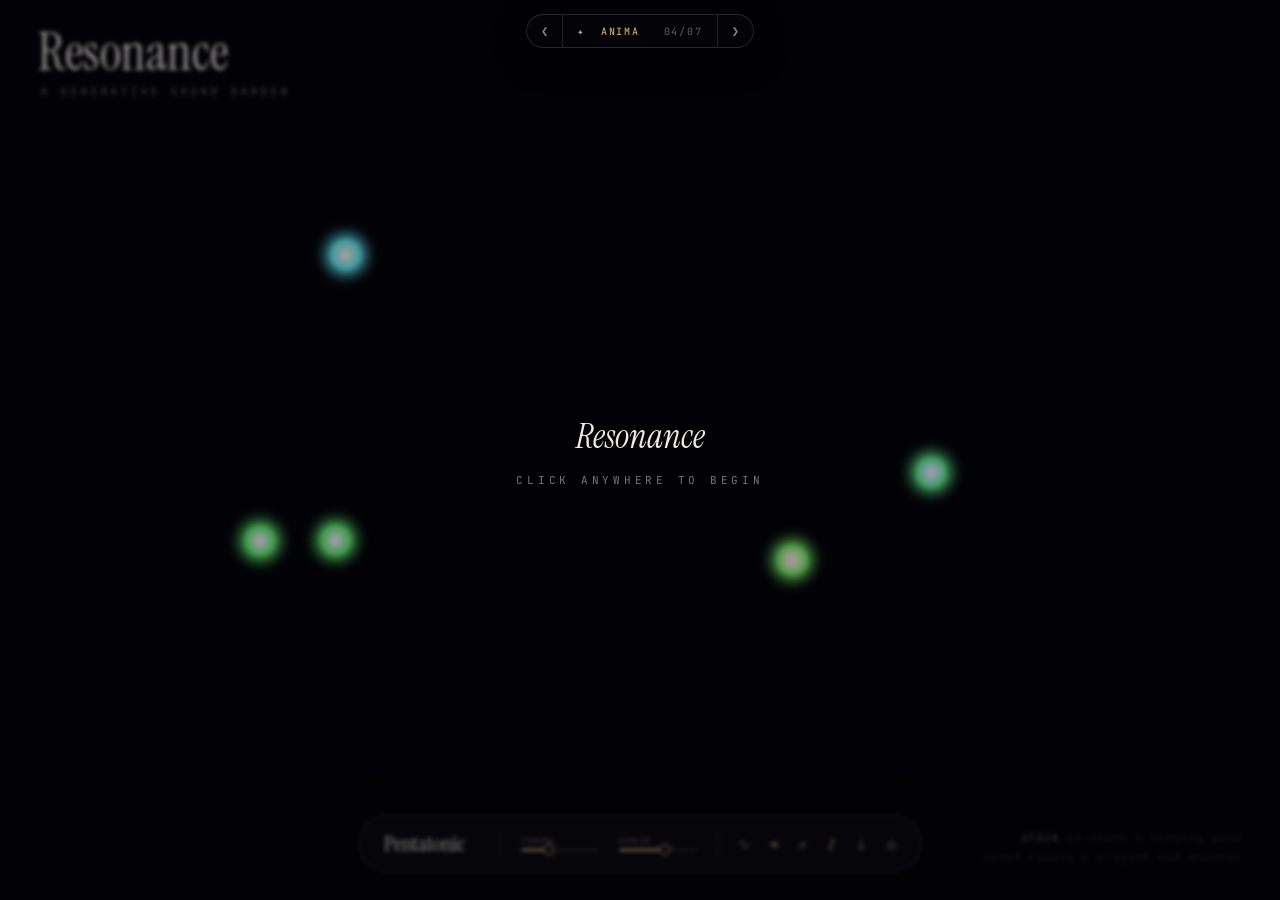
<file: resonance/index.html>
<!DOCTYPE html>
<html lang="en">
<head>
<meta charset="UTF-8" />
<meta name="viewport" content="width=device-width, initial-scale=1.0, maximum-scale=1.0, user-scalable=no" />
<title>RESONANCE — a sound garden</title>
<meta property="og:type" content="website" />
<meta property="og:url" content="https://anima.fabianwitt.de/resonance/" />
<meta property="og:site_name" content="ANIMA" />
<meta property="og:title" content="Resonance — a generative sound garden" />
<meta property="og:description" content="Plant singing seeds; their ripples trigger one another into emergent polyrhythms. Part of ANIMA." />
<meta property="og:image" content="https://anima.fabianwitt.de/og-image.png" />
<meta property="og:image:width" content="1200" />
<meta property="og:image:height" content="630" />
<meta name="twitter:card" content="summary_large_image" />
<meta name="twitter:title" content="Resonance — a generative sound garden" />
<meta name="twitter:description" content="Plant singing seeds; their ripples trigger one another into emergent polyrhythms. Part of ANIMA." />
<meta name="twitter:image" content="https://anima.fabianwitt.de/og-image.png" />

<link rel="stylesheet" href="../fonts/anima-fonts.css" />
<style>
  /* ============================================================
     RESONANCE — a generative sound garden.
     Aesthetic: meditative / candlelit deep space.
     ============================================================ */
  :root{
    --bg:#05050a; --ink:#efe9e0; --muted:rgba(239,233,224,0.5); --faint:rgba(239,233,224,0.14);
    --accent:#f0c27b; --serif:"Instrument Serif",Georgia,serif; --mono:"JetBrains Mono",ui-monospace,monospace;
  }
  *{margin:0;padding:0;box-sizing:border-box;}
  html,body{height:100%;overflow:hidden;background:var(--bg);color:var(--ink);cursor:crosshair;}
  canvas{position:fixed;inset:0;display:block;}

  .mast{position:fixed;top:30px;left:38px;z-index:5;pointer-events:none;animation:fade 1.6s ease both;}
  .mast h1{font-family:var(--serif);font-weight:400;font-size:52px;line-height:0.9;letter-spacing:0.01em;}
  .mast .sub{font-family:var(--mono);font-size:10px;letter-spacing:0.4em;text-transform:uppercase;color:var(--muted);margin-top:8px;margin-left:3px;}

  .bar{position:fixed;left:50%;bottom:28px;transform:translateX(-50%);z-index:6;display:flex;align-items:center;gap:20px;
    padding:13px 24px;border-radius:100px;background:rgba(12,11,16,0.6);border:1px solid var(--faint);
    backdrop-filter:blur(20px) saturate(120%);-webkit-backdrop-filter:blur(20px) saturate(120%);box-shadow:0 18px 50px rgba(0,0,0,0.5);
    font-family:var(--mono);font-size:11px;transition:opacity .6s,transform .6s;animation:rise 1.4s .2s cubic-bezier(.16,1,.3,1) both;}
  .bar.dim{opacity:0;transform:translateX(-50%) translateY(16px);pointer-events:none;}
  .scale{font-family:var(--serif);font-size:22px;cursor:pointer;min-width:96px;user-select:none;appearance:none;background:none;border:0;padding:0;color:inherit;text-align:left;}
  .scale:hover{color:var(--accent);}
  .mini{display:flex;flex-direction:column;gap:3px;}
  .mini label{font-size:8px;letter-spacing:0.2em;text-transform:uppercase;color:var(--muted);}
  .mini input{width:78px;}
  .div{width:1px;height:24px;background:var(--faint);}
  .ico{cursor:pointer;color:var(--muted);transition:color .2s;font-size:14px;user-select:none;appearance:none;background:none;border:0;padding:0;font-family:inherit;line-height:1;}
  .ico:hover{color:var(--ink);}
  .ico.on{color:var(--accent);}

  input[type=range]{-webkit-appearance:none;appearance:none;height:3px;background:transparent;cursor:pointer;}
  input[type=range]::-webkit-slider-runnable-track{height:2px;border-radius:2px;background:linear-gradient(to right,var(--accent) var(--fill,50%),rgba(239,233,224,0.16) var(--fill,50%));}
  input[type=range]::-webkit-slider-thumb{-webkit-appearance:none;width:11px;height:11px;margin-top:-5px;border-radius:50%;background:#0a0a10;border:1.5px solid var(--accent);}
  input[type=range]::-moz-range-track{height:2px;background:rgba(239,233,224,0.16);border-radius:2px;}
  input[type=range]::-moz-range-thumb{width:10px;height:10px;border-radius:50%;background:#0a0a10;border:1.5px solid var(--accent);}

  .hint{position:fixed;right:38px;bottom:32px;z-index:5;font-family:var(--mono);font-size:10px;letter-spacing:0.16em;line-height:2;color:var(--faint);text-align:right;pointer-events:none;animation:fade 2s 1s ease both;}
  .hint b{color:var(--muted);font-weight:400;}

  .gate{position:fixed;inset:0;z-index:20;display:grid;place-items:center;background:rgba(5,5,10,0.4);backdrop-filter:blur(2px);transition:opacity .8s ease;cursor:pointer;}
  .gate.gone{opacity:0;pointer-events:none;}
  .gate div{text-align:center;animation:pulse 2.6s ease-in-out infinite;}
  .gate .big{font-family:var(--serif);font-size:34px;font-style:italic;color:var(--ink);}
  .gate .small{font-family:var(--mono);font-size:11px;letter-spacing:0.34em;text-transform:uppercase;color:var(--muted);margin-top:14px;}

  @keyframes fade{from{opacity:0}to{opacity:1}}
  @keyframes rise{from{opacity:0;transform:translateX(-50%) translateY(18px)}to{opacity:1;transform:translateX(-50%) translateY(0)}}
  @keyframes pulse{0%,100%{opacity:0.55}50%{opacity:1}}
  @media (max-width:680px){.mast h1{font-size:36px}.hint{display:none}}
</style>
</head>
<body>
  <canvas id="c"></canvas>

  <style>
    .home-link{position:fixed;top:16px;left:50%;transform:translateX(-50%);z-index:12;font-family:"JetBrains Mono",ui-monospace,monospace;font-size:10px;letter-spacing:0.28em;text-transform:uppercase;color:rgba(255,255,255,0.42);text-decoration:none;padding:7px 15px;border:1px solid rgba(255,255,255,0.12);border-radius:100px;background:rgba(10,10,12,0.45);backdrop-filter:blur(12px);-webkit-backdrop-filter:blur(12px);transition:color .25s,border-color .25s,opacity .25s;opacity:0.62;}
    .home-link:hover{color:#fff;border-color:rgba(255,255,255,0.32);opacity:1;}
  </style>
  <a class="home-link" href="../index.html" title="back to the gallery">✦&nbsp;anima</a>

  <div class="mast">
    <h1>Resonance</h1>
    <div class="sub">a generative sound garden</div>
  </div>

  <div class="bar" id="bar">
    <button type="button" class="scale" id="scale" title="change scale" aria-label="Change scale">Pentatonic</button>
    <div class="div"></div>
    <div class="mini"><label>Tempo</label><input type="range" id="tempo" min="0.3" max="2.4" step="0.05" value="1"></div>
    <div class="mini"><label>Space</label><input type="range" id="reverb" min="0" max="1" step="0.02" value="0.6"></div>
    <div class="div"></div>
    <button type="button" class="ico" id="wave" title="waveform (W)" aria-label="Waveform">∿</button>
    <button type="button" class="ico on" id="drone" title="drone (D)" aria-label="Drone">≈</button>
    <button type="button" class="ico" id="clear" title="clear (C)" aria-label="Clear">✕</button>
    <button type="button" class="ico on" id="mute" title="mute (M)" aria-label="Mute">♪</button>
    <button type="button" class="ico" id="save" title="save image (S)" aria-label="Save image">⤓</button>
    <button type="button" class="ico" id="hide" title="hide UI (H)" aria-label="Hide UI">◎</button>
  </div>

  <div class="hint"><div><b>click</b> to plant a singing seed</div><div>seeds ripple &amp; trigger one another</div></div>

  <div class="gate" id="gate"><div><div class="big">Resonance</div><div class="small">click anywhere to begin</div></div></div>

<script>
"use strict";
(() => {
  const canvas=document.getElementById("c"), ctx2d=canvas.getContext("2d");
  let W,H,dpr;
  function resize(){ dpr=Math.min(devicePixelRatio||1,2); W=canvas.width=Math.floor(innerWidth*dpr); H=canvas.height=Math.floor(innerHeight*dpr); canvas.style.width=innerWidth+"px"; canvas.style.height=innerHeight+"px"; }
  addEventListener("resize",resize);

  /* ---------- audio ---------- */
  let actx=null, master=null, conv=null, wetGain=null, dryGain=null, comp=null, droneNodes=null;
  let muted=false, droneOn=true;
  let waveforms=["sine","triangle","sawtooth"], waveIdx=0;

  function makeImpulse(seconds=2.6, decay=2.8){
    const rate=actx.sampleRate, len=rate*seconds, buf=actx.createBuffer(2,len,rate);
    for(let c=0;c<2;c++){ const d=buf.getChannelData(c); for(let i=0;i<len;i++){ d[i]=(Math.random()*2-1)*Math.pow(1-i/len,decay); } }
    return buf;
  }
  function initAudio(){
    if(actx) return;
    actx=new (window.AudioContext||window.webkitAudioContext)();
    master=actx.createGain(); master.gain.value=0.0;
    comp=actx.createDynamicsCompressor();
    conv=actx.createConvolver(); conv.buffer=makeImpulse();
    wetGain=actx.createGain(); dryGain=actx.createGain();
    setReverb(parseFloat(document.getElementById("reverb").value));
    conv.connect(wetGain); wetGain.connect(comp); dryGain.connect(comp); comp.connect(master); master.connect(actx.destination);
    master.gain.linearRampToValueAtTime(0.9, actx.currentTime+1.2);
    startDrone();
  }
  function setReverb(v){ if(!wetGain) return; wetGain.gain.value=v; dryGain.gain.value=1-0.4*v; }

  function startDrone(){
    if(!actx||droneNodes) return;
    const g=actx.createGain(); g.gain.value=0; g.connect(dryGain); g.connect(conv);
    const lp=actx.createBiquadFilter(); lp.type="lowpass"; lp.frequency.value=380; lp.connect(g);
    const base=scaleRoot()/2;
    const oscs=[base, base*1.5, base*2].map((f,i)=>{ const o=actx.createOscillator(); o.type="sine"; o.frequency.value=f; o.detune.value=(i-1)*5; o.connect(lp); o.start(); return o; });
    const lfo=actx.createOscillator(); lfo.frequency.value=0.06; const lg=actx.createGain(); lg.gain.value=120; lfo.connect(lg); lg.connect(lp.frequency); lfo.start();
    g.gain.linearRampToValueAtTime(droneOn?0.10:0.0, actx.currentTime+3);
    droneNodes={g,lp,oscs,lfo,lg};
  }
  function setDrone(on){ droneOn=on; if(droneNodes) droneNodes.g.gain.linearRampToValueAtTime(on?0.10:0.0, actx.currentTime+0.8); document.getElementById("drone").classList.toggle("on",on); }

  /* ---------- scales ---------- */
  const SCALES={
    "Pentatonic":[0,2,4,7,9],
    "Lydian":[0,2,4,6,7,9,11],
    "Aeolian":[0,2,3,5,7,8,10],
    "Hirajoshi":[0,2,3,7,8],
    "Whole-tone":[0,2,4,6,8,10],
  };
  const SNAMES=Object.keys(SCALES); let scaleIdx=0;
  const ROOT=146.83; // D3
  function scaleRoot(){ return ROOT; }
  function freqAt(idx){ const sc=SCALES[SNAMES[scaleIdx]]; const span=sc.length; const oct=Math.floor(idx/span), step=sc[((idx%span)+span)%span]; return ROOT*Math.pow(2,(step+12*oct)/12); }
  const NOTES=18; // vertical resolution of pitches
  function pitchFromY(y){ return Math.max(0, Math.min(NOTES-1, Math.floor((1-y/H)*NOTES))); }

  // colour by pitch (warm low → cool high)
  function pitchColor(p){ const t=p/(NOTES-1); const h=40+t*200; return hsl(h,70,62); }
  function hsl(h,s,l){ s/=100;l/=100; const k=n=>(n+h/30)%12, a=s*Math.min(l,1-l); const f=n=>l-a*Math.max(-1,Math.min(k(n)-3,Math.min(9-k(n),1))); return [Math.round(f(0)*255),Math.round(f(8)*255),Math.round(f(4)*255)]; }

  /* ---------- world ---------- */
  let nodes=[], ripples=[], sparks=[];
  let nextId=0;
  function addNode(x,y){
    const p=pitchFromY(y), col=pitchColor(p);
    nodes.push({ id:nextId++, x,y, p, col, r:7*dpr, flare:0, cool:0, period:3+Math.random()*7, timer:1+Math.random()*4 });
  }
  function chime(node){
    node.flare=1; node.cool=0.35;
    spawnRipple(node);
    for(let i=0;i<6;i++){ const a=Math.random()*6.283, s=(1+Math.random()*2)*dpr; sparks.push({x:node.x,y:node.y,vx:Math.cos(a)*s,vy:Math.sin(a)*s,life:1,col:node.col}); }
    if(!actx||muted) return;
    const t=actx.currentTime, f=freqAt(node.p);
    const o=actx.createOscillator(); o.type=waveforms[waveIdx]; o.frequency.value=f;
    const g=actx.createGain();
    const dur=1.6+Math.random()*1.4, peak=0.16;
    g.gain.setValueAtTime(0,t); g.gain.linearRampToValueAtTime(peak,t+0.012); g.gain.exponentialRampToValueAtTime(0.0008,t+dur);
    o.connect(g); g.connect(dryGain); g.connect(conv);
    o.start(t); o.stop(t+dur+0.05);
  }
  function spawnRipple(node){ ripples.push({x:node.x,y:node.y,r:node.r,max:Math.max(W,H)*0.55,col:node.col,hit:new Set([node.id]),src:node.id}); }

  /* ---------- update + render ---------- */
  function update(dt, speed){
    // nodes: spontaneous pulse + cooldown + flare decay
    for(const n of nodes){
      n.flare*=Math.pow(0.0001,dt); if(n.flare<0.001)n.flare=0;
      n.cool-=dt;
      n.timer-=dt*speed;
      if(n.timer<=0){ n.timer=n.period*(0.6+Math.random()*0.8); chime(n); }
    }
    // ripples expand, trigger nodes
    const rspeed=170*dpr*speed;
    for(let i=ripples.length-1;i>=0;i--){
      const rp=ripples[i]; rp.r+=rspeed*dt;
      for(const n of nodes){ if(rp.hit.has(n.id)) continue; const d=Math.hypot(n.x-rp.x,n.y-rp.y); if(Math.abs(d-rp.r)<n.r+4*dpr){ rp.hit.add(n.id); if(n.cool<=0) chime(n); } }
      if(rp.r>rp.max) ripples.splice(i,1);
    }
    // sparks
    for(let i=sparks.length-1;i>=0;i--){ const s=sparks[i]; s.x+=s.vx; s.y+=s.vy; s.vx*=0.94; s.vy*=0.94; s.life-=dt*1.4; if(s.life<=0) sparks.splice(i,1); }
  }
  function render(){
    ctx2d.globalCompositeOperation="source-over";
    ctx2d.fillStyle="rgba(5,5,10,0.16)"; ctx2d.fillRect(0,0,W,H);
    ctx2d.globalCompositeOperation="lighter";
    // ripples
    for(const rp of ripples){ const a=Math.max(0,(1-rp.r/rp.max))*0.5; ctx2d.strokeStyle=`rgba(${rp.col[0]},${rp.col[1]},${rp.col[2]},${a})`; ctx2d.lineWidth=1.5*dpr; ctx2d.beginPath(); ctx2d.arc(rp.x,rp.y,rp.r,0,6.2832); ctx2d.stroke(); }
    // sparks
    for(const s of sparks){ ctx2d.fillStyle=`rgba(${s.col[0]},${s.col[1]},${s.col[2]},${s.life*0.8})`; ctx2d.beginPath(); ctx2d.arc(s.x,s.y,1.6*dpr,0,6.2832); ctx2d.fill(); }
    // nodes
    for(const n of nodes){
      const fr=n.flare, R=n.r*(1+fr*1.4);
      const g=ctx2d.createRadialGradient(n.x,n.y,0,n.x,n.y,R*5);
      g.addColorStop(0,`rgba(${n.col[0]},${n.col[1]},${n.col[2]},${0.5+fr*0.5})`);
      g.addColorStop(0.5,`rgba(${n.col[0]},${n.col[1]},${n.col[2]},${0.12+fr*0.2})`);
      g.addColorStop(1,"rgba(0,0,0,0)");
      ctx2d.fillStyle=g; ctx2d.beginPath(); ctx2d.arc(n.x,n.y,R*5,0,6.2832); ctx2d.fill();
      ctx2d.fillStyle=`rgba(255,255,255,${0.7+fr*0.3})`; ctx2d.beginPath(); ctx2d.arc(n.x,n.y,R*0.6,0,6.2832); ctx2d.fill();
    }
  }

  let last=performance.now(), paused=false;
  function loop(now){
    const speed=parseFloat(document.getElementById("tempo").value);
    let dt=(now-last)/1000; last=now; if(dt>0.05)dt=0.05;
    if(!paused){ update(dt,speed); render(); }
    requestAnimationFrame(loop);
  }

  /* ---------- interaction ---------- */
  const gate=document.getElementById("gate"); let started=false;
  function begin(){ if(started)return; started=true; initAudio(); gate.classList.add("gone"); }
  canvas.addEventListener("pointerdown",e=>{ begin(); addNode(e.clientX*dpr, e.clientY*dpr); const n=nodes[nodes.length-1]; if(n) chime(n); });
  gate.addEventListener("pointerdown",e=>{ begin(); });

  /* ---------- UI ---------- */
  const $=id=>document.getElementById(id);
  function fillSlider(el){ el.style.setProperty("--fill",((el.value-el.min)/(el.max-el.min)*100)+"%"); }
  $("tempo").oninput=e=>fillSlider(e.target);
  $("reverb").oninput=e=>{ fillSlider(e.target); setReverb(parseFloat(e.target.value)); };
  fillSlider($("tempo")); fillSlider($("reverb"));
  $("scale").onclick=()=>{ scaleIdx=(scaleIdx+1)%SNAMES.length; $("scale").textContent=SNAMES[scaleIdx]; };
  $("wave").onclick=()=>{ waveIdx=(waveIdx+1)%waveforms.length; $("wave").textContent=["∿","△","◹"][waveIdx]; };
  $("drone").onclick=()=>setDrone(!droneOn);
  $("clear").onclick=()=>{ nodes=[];ripples=[];sparks=[]; ctx2d.globalCompositeOperation="source-over"; ctx2d.fillStyle="#05050a";ctx2d.fillRect(0,0,W,H); };
  $("mute").onclick=()=>{ muted=!muted; $("mute").textContent=muted?"♪̸":"♪"; $("mute").classList.toggle("on",!muted); if(master)master.gain.linearRampToValueAtTime(muted?0:0.9, actx.currentTime+0.2); };
  $("save").onclick=()=>{ const a=document.createElement("a"); a.download=`resonance-${Date.now()}.png`; a.href=canvas.toDataURL("image/png"); a.click(); };
  let hidden=false;
  $("hide").onclick=()=>{ hidden=!hidden; const bar=$("bar"); bar.classList.toggle("dim",hidden); document.querySelector(".mast").style.opacity=hidden?0:1; document.querySelector(".hint").style.opacity=hidden?0:1; if(hidden&&bar.contains(document.activeElement))document.activeElement.blur(); };

  addEventListener("keydown",e=>{ const k=e.key.toLowerCase();
    if(k==="c")$("clear").click(); else if(k==="w")$("wave").click(); else if(k==="d")$("drone").click();
    else if(k==="m")$("mute").click(); else if(k==="s")$("save").click(); else if(k==="h")$("hide").click();
    else if(k===" "){e.preventDefault();paused=!paused;}
  });

  /* ---------- boot ---------- */
  resize();
  // pre-plant a few seeds so the garden is alive the moment sound begins
  for(let i=0;i<5;i++) addNode((0.2+Math.random()*0.6)*W, (0.25+Math.random()*0.5)*H);
  requestAnimationFrame(loop);

  if(location.search.includes("debug")) window.__pump=(k=300,dt=0.033)=>{ for(let i=0;i<k;i++){ update(dt,1.4); render(); } return {nodes:nodes.length,ripples:ripples.length,audio:actx?actx.state:"none"}; };
})();
</script>
<script src="../anima-nav.js" defer></script>
</body>
</html>
</file>
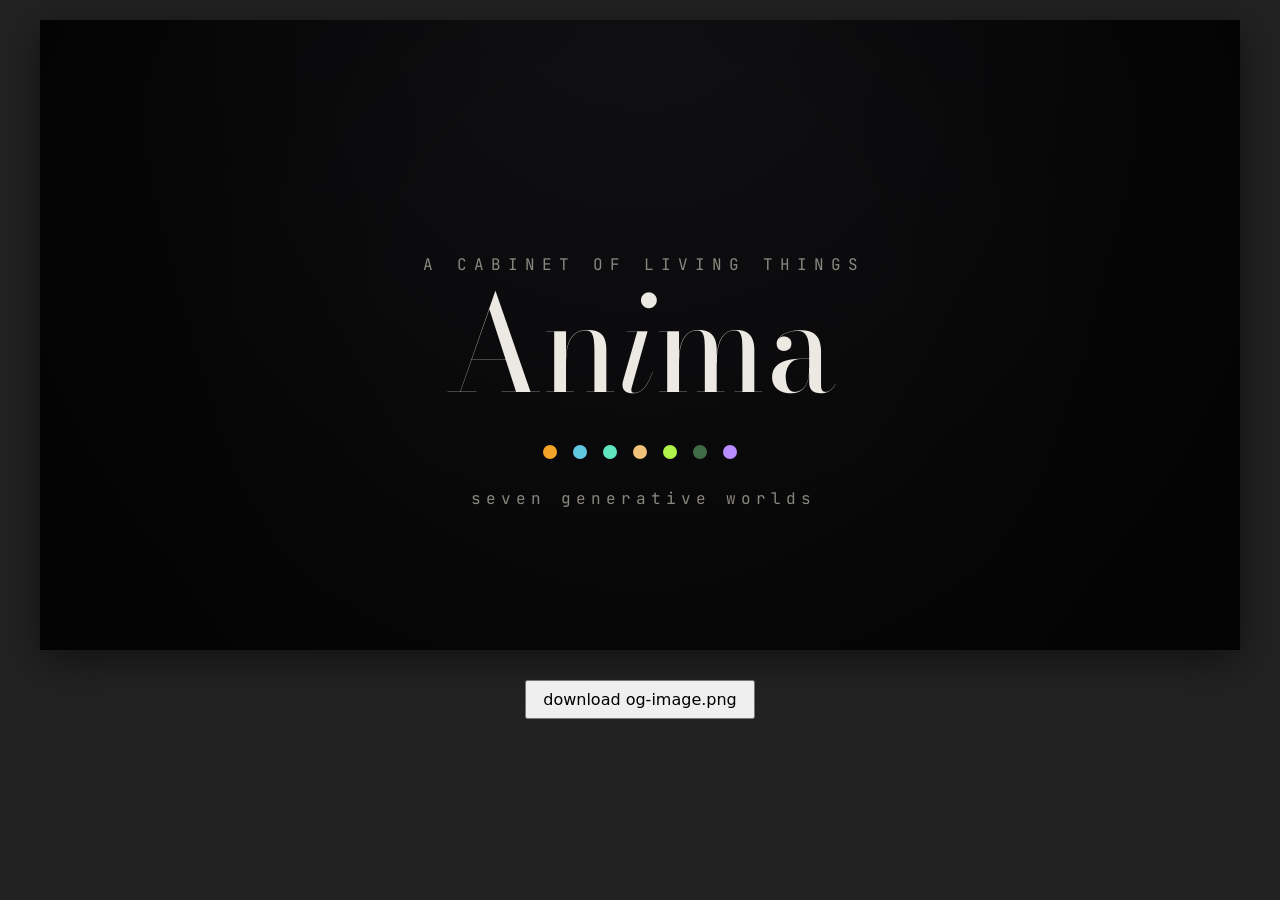
<file: tools/og-image.html>
<!doctype html>
<html lang="en">
<head>
<meta charset="utf-8" />
<title>ANIMA — OG image generator (1200×630)</title>
<!-- Reproducible source for /og-image.png. Open over a local server and
     click "download" (or read window.__png). Re-render after rebrands. -->
<link rel="stylesheet" href="../fonts/anima-fonts.css" />
<style>
  html,body{margin:0;background:#222;color:#ccc;font-family:system-ui,sans-serif;}
  #c{display:block;margin:20px auto;box-shadow:0 10px 40px rgba(0,0,0,.5);}
  .bar{text-align:center;padding:10px;}
  button{font:inherit;padding:8px 16px;cursor:pointer;}
</style>
</head>
<body>
<canvas id="c" width="1200" height="630"></canvas>
<div class="bar"><button id="dl">download og-image.png</button></div>
<script>
const W = 1200, H = 630, cx = W / 2;
const c = document.getElementById("c");
const g = c.getContext("2d");
const DIDONE = "'Bodoni Moda', Georgia, serif";
const MONO = "'JetBrains Mono', ui-monospace, monospace";
// world accent colours, in cabinet order (primordia … animalcula)
const ACCENTS = ["#f4a428", "#62c7e0", "#5fe6c0", "#f0c27b", "#aef24a", "#3f6b46", "#b98cff"];

async function draw() {
  await Promise.all([
    document.fonts.load(`400 130px ${DIDONE}`),
    document.fonts.load(`italic 400 130px ${DIDONE}`),
    document.fonts.load(`400 16px ${MONO}`),
  ]);
  await document.fonts.ready;

  // background — radial wash, matching the gallery
  const bg = g.createRadialGradient(cx, -80, 80, cx, 200, 900);
  bg.addColorStop(0, "#101013");
  bg.addColorStop(0.55, "#070708");
  bg.addColorStop(1, "#040405");
  g.fillStyle = bg;
  g.fillRect(0, 0, W, H);
  // vignette
  const vig = g.createRadialGradient(cx, H * 0.44, 220, cx, H * 0.44, 780);
  vig.addColorStop(0, "rgba(0,0,0,0)");
  vig.addColorStop(1, "rgba(0,0,0,0.55)");
  g.fillStyle = vig;
  g.fillRect(0, 0, W, H);

  g.textAlign = "center";
  g.textBaseline = "alphabetic";

  // eyebrow
  g.fillStyle = "#8a877f";
  g.font = `400 16px ${MONO}`;
  g.letterSpacing = "7px";
  g.fillText("A CABINET OF LIVING THINGS", cx + 4, 250);
  g.letterSpacing = "0px";

  // wordmark — "An" + italic "i" + "ma", drawn as segments to keep the styled i
  const wy = 372;
  const roman = `400 132px ${DIDONE}`;
  const ital = `italic 400 132px ${DIDONE}`;
  g.fillStyle = "#ece9e3";
  g.textAlign = "left";
  g.font = roman; const wA = g.measureText("An").width;
  g.font = ital;  const wI = g.measureText("i").width;
  g.font = roman; const wB = g.measureText("ma").width;
  let px = cx - (wA + wI + wB) / 2;
  g.font = roman; g.fillText("An", px, wy); px += wA;
  g.font = ital;  g.fillText("i", px, wy);  px += wI;
  g.font = roman; g.fillText("ma", px, wy);
  g.textAlign = "center";

  // seven world dots
  const dy = 432, r = 7, gap = 30;
  let dx = cx - ((ACCENTS.length - 1) * gap) / 2;
  for (const col of ACCENTS) {
    g.beginPath();
    g.arc(dx, dy, r, 0, Math.PI * 2);
    g.fillStyle = col;
    g.fill();
    dx += gap;
  }

  // subtitle
  g.fillStyle = "#8a877f";
  g.font = `400 16px ${MONO}`;
  g.letterSpacing = "5px";
  g.fillText("seven generative worlds", cx + 3, 484);
  g.letterSpacing = "0px";

  window.__png = c.toDataURL("image/png");
  window.__done = true;
}

document.getElementById("dl").onclick = () => {
  const a = document.createElement("a");
  a.download = "og-image.png";
  a.href = window.__png;
  a.click();
};

draw();
</script>
</body>
</html>
</file>
<file: fonts/anima-fonts.css>
/* ANIMA — self-hosted fonts (GDPR-safe; no external CDN).
   Generated from Google Fonts, latin + latin-ext subsets only. */

/* Bodoni Moda · latin-ext */
@font-face {
  font-family: 'Bodoni Moda';
  font-style: italic;
  font-weight: 400;
  font-display: swap;
  src: url(./bodoni-moda-400-italic-latin-ext.woff2) format('woff2');
  unicode-range: U+0100-02BA, U+02BD-02C5, U+02C7-02CC, U+02CE-02D7, U+02DD-02FF, U+0304, U+0308, U+0329, U+1D00-1DBF, U+1E00-1E9F, U+1EF2-1EFF, U+2020, U+20A0-20AB, U+20AD-20C0, U+2113, U+2C60-2C7F, U+A720-A7FF;
}

/* Bodoni Moda · latin */
@font-face {
  font-family: 'Bodoni Moda';
  font-style: italic;
  font-weight: 400;
  font-display: swap;
  src: url(./bodoni-moda-400-italic-latin.woff2) format('woff2');
  unicode-range: U+0000-00FF, U+0131, U+0152-0153, U+02BB-02BC, U+02C6, U+02DA, U+02DC, U+0304, U+0308, U+0329, U+2000-206F, U+20AC, U+2122, U+2191, U+2193, U+2212, U+2215, U+FEFF, U+FFFD;
}

/* Bodoni Moda · latin-ext */
@font-face {
  font-family: 'Bodoni Moda';
  font-style: normal;
  font-weight: 400;
  font-display: swap;
  src: url(./bodoni-moda-400-normal-latin-ext.woff2) format('woff2');
  unicode-range: U+0100-02BA, U+02BD-02C5, U+02C7-02CC, U+02CE-02D7, U+02DD-02FF, U+0304, U+0308, U+0329, U+1D00-1DBF, U+1E00-1E9F, U+1EF2-1EFF, U+2020, U+20A0-20AB, U+20AD-20C0, U+2113, U+2C60-2C7F, U+A720-A7FF;
}

/* Bodoni Moda · latin */
@font-face {
  font-family: 'Bodoni Moda';
  font-style: normal;
  font-weight: 400;
  font-display: swap;
  src: url(./bodoni-moda-400-normal-latin.woff2) format('woff2');
  unicode-range: U+0000-00FF, U+0131, U+0152-0153, U+02BB-02BC, U+02C6, U+02DA, U+02DC, U+0304, U+0308, U+0329, U+2000-206F, U+20AC, U+2122, U+2191, U+2193, U+2212, U+2215, U+FEFF, U+FFFD;
}

/* Bodoni Moda · latin-ext */
@font-face {
  font-family: 'Bodoni Moda';
  font-style: normal;
  font-weight: 500;
  font-display: swap;
  src: url(./bodoni-moda-500-normal-latin-ext.woff2) format('woff2');
  unicode-range: U+0100-02BA, U+02BD-02C5, U+02C7-02CC, U+02CE-02D7, U+02DD-02FF, U+0304, U+0308, U+0329, U+1D00-1DBF, U+1E00-1E9F, U+1EF2-1EFF, U+2020, U+20A0-20AB, U+20AD-20C0, U+2113, U+2C60-2C7F, U+A720-A7FF;
}

/* Bodoni Moda · latin */
@font-face {
  font-family: 'Bodoni Moda';
  font-style: normal;
  font-weight: 500;
  font-display: swap;
  src: url(./bodoni-moda-500-normal-latin.woff2) format('woff2');
  unicode-range: U+0000-00FF, U+0131, U+0152-0153, U+02BB-02BC, U+02C6, U+02DA, U+02DC, U+0304, U+0308, U+0329, U+2000-206F, U+20AC, U+2122, U+2191, U+2193, U+2212, U+2215, U+FEFF, U+FFFD;
}

/* Cormorant Garamond · latin-ext */
@font-face {
  font-family: 'Cormorant Garamond';
  font-style: italic;
  font-weight: 300;
  font-display: swap;
  src: url(./cormorant-garamond-300-italic-latin-ext.woff2) format('woff2');
  unicode-range: U+0100-02BA, U+02BD-02C5, U+02C7-02CC, U+02CE-02D7, U+02DD-02FF, U+0304, U+0308, U+0329, U+1D00-1DBF, U+1E00-1E9F, U+1EF2-1EFF, U+2020, U+20A0-20AB, U+20AD-20C0, U+2113, U+2C60-2C7F, U+A720-A7FF;
}

/* Cormorant Garamond · latin */
@font-face {
  font-family: 'Cormorant Garamond';
  font-style: italic;
  font-weight: 300;
  font-display: swap;
  src: url(./cormorant-garamond-300-italic-latin.woff2) format('woff2');
  unicode-range: U+0000-00FF, U+0131, U+0152-0153, U+02BB-02BC, U+02C6, U+02DA, U+02DC, U+0304, U+0308, U+0329, U+2000-206F, U+20AC, U+2122, U+2191, U+2193, U+2212, U+2215, U+FEFF, U+FFFD;
}

/* Cormorant Garamond · latin-ext */
@font-face {
  font-family: 'Cormorant Garamond';
  font-style: normal;
  font-weight: 300;
  font-display: swap;
  src: url(./cormorant-garamond-300-normal-latin-ext.woff2) format('woff2');
  unicode-range: U+0100-02BA, U+02BD-02C5, U+02C7-02CC, U+02CE-02D7, U+02DD-02FF, U+0304, U+0308, U+0329, U+1D00-1DBF, U+1E00-1E9F, U+1EF2-1EFF, U+2020, U+20A0-20AB, U+20AD-20C0, U+2113, U+2C60-2C7F, U+A720-A7FF;
}

/* Cormorant Garamond · latin */
@font-face {
  font-family: 'Cormorant Garamond';
  font-style: normal;
  font-weight: 300;
  font-display: swap;
  src: url(./cormorant-garamond-300-normal-latin.woff2) format('woff2');
  unicode-range: U+0000-00FF, U+0131, U+0152-0153, U+02BB-02BC, U+02C6, U+02DA, U+02DC, U+0304, U+0308, U+0329, U+2000-206F, U+20AC, U+2122, U+2191, U+2193, U+2212, U+2215, U+FEFF, U+FFFD;
}

/* Cormorant Garamond · latin-ext */
@font-face {
  font-family: 'Cormorant Garamond';
  font-style: normal;
  font-weight: 400;
  font-display: swap;
  src: url(./cormorant-garamond-400-normal-latin-ext.woff2) format('woff2');
  unicode-range: U+0100-02BA, U+02BD-02C5, U+02C7-02CC, U+02CE-02D7, U+02DD-02FF, U+0304, U+0308, U+0329, U+1D00-1DBF, U+1E00-1E9F, U+1EF2-1EFF, U+2020, U+20A0-20AB, U+20AD-20C0, U+2113, U+2C60-2C7F, U+A720-A7FF;
}

/* Cormorant Garamond · latin */
@font-face {
  font-family: 'Cormorant Garamond';
  font-style: normal;
  font-weight: 400;
  font-display: swap;
  src: url(./cormorant-garamond-400-normal-latin.woff2) format('woff2');
  unicode-range: U+0000-00FF, U+0131, U+0152-0153, U+02BB-02BC, U+02C6, U+02DA, U+02DC, U+0304, U+0308, U+0329, U+2000-206F, U+20AC, U+2122, U+2191, U+2193, U+2212, U+2215, U+FEFF, U+FFFD;
}

/* Familjen Grotesk · latin-ext */
@font-face {
  font-family: 'Familjen Grotesk';
  font-style: normal;
  font-weight: 400;
  font-display: swap;
  src: url(./familjen-grotesk-400-normal-latin-ext.woff2) format('woff2');
  unicode-range: U+0100-02BA, U+02BD-02C5, U+02C7-02CC, U+02CE-02D7, U+02DD-02FF, U+0304, U+0308, U+0329, U+1D00-1DBF, U+1E00-1E9F, U+1EF2-1EFF, U+2020, U+20A0-20AB, U+20AD-20C0, U+2113, U+2C60-2C7F, U+A720-A7FF;
}

/* Familjen Grotesk · latin */
@font-face {
  font-family: 'Familjen Grotesk';
  font-style: normal;
  font-weight: 400;
  font-display: swap;
  src: url(./familjen-grotesk-400-normal-latin.woff2) format('woff2');
  unicode-range: U+0000-00FF, U+0131, U+0152-0153, U+02BB-02BC, U+02C6, U+02DA, U+02DC, U+0304, U+0308, U+0329, U+2000-206F, U+20AC, U+2122, U+2191, U+2193, U+2212, U+2215, U+FEFF, U+FFFD;
}

/* Familjen Grotesk · latin-ext */
@font-face {
  font-family: 'Familjen Grotesk';
  font-style: normal;
  font-weight: 500;
  font-display: swap;
  src: url(./familjen-grotesk-500-normal-latin-ext.woff2) format('woff2');
  unicode-range: U+0100-02BA, U+02BD-02C5, U+02C7-02CC, U+02CE-02D7, U+02DD-02FF, U+0304, U+0308, U+0329, U+1D00-1DBF, U+1E00-1E9F, U+1EF2-1EFF, U+2020, U+20A0-20AB, U+20AD-20C0, U+2113, U+2C60-2C7F, U+A720-A7FF;
}

/* Familjen Grotesk · latin */
@font-face {
  font-family: 'Familjen Grotesk';
  font-style: normal;
  font-weight: 500;
  font-display: swap;
  src: url(./familjen-grotesk-500-normal-latin.woff2) format('woff2');
  unicode-range: U+0000-00FF, U+0131, U+0152-0153, U+02BB-02BC, U+02C6, U+02DA, U+02DC, U+0304, U+0308, U+0329, U+2000-206F, U+20AC, U+2122, U+2191, U+2193, U+2212, U+2215, U+FEFF, U+FFFD;
}

/* Familjen Grotesk · latin-ext */
@font-face {
  font-family: 'Familjen Grotesk';
  font-style: normal;
  font-weight: 700;
  font-display: swap;
  src: url(./familjen-grotesk-700-normal-latin-ext.woff2) format('woff2');
  unicode-range: U+0100-02BA, U+02BD-02C5, U+02C7-02CC, U+02CE-02D7, U+02DD-02FF, U+0304, U+0308, U+0329, U+1D00-1DBF, U+1E00-1E9F, U+1EF2-1EFF, U+2020, U+20A0-20AB, U+20AD-20C0, U+2113, U+2C60-2C7F, U+A720-A7FF;
}

/* Familjen Grotesk · latin */
@font-face {
  font-family: 'Familjen Grotesk';
  font-style: normal;
  font-weight: 700;
  font-display: swap;
  src: url(./familjen-grotesk-700-normal-latin.woff2) format('woff2');
  unicode-range: U+0000-00FF, U+0131, U+0152-0153, U+02BB-02BC, U+02C6, U+02DA, U+02DC, U+0304, U+0308, U+0329, U+2000-206F, U+20AC, U+2122, U+2191, U+2193, U+2212, U+2215, U+FEFF, U+FFFD;
}

/* Fraunces · latin-ext */
@font-face {
  font-family: 'Fraunces';
  font-style: normal;
  font-weight: 300;
  font-display: swap;
  src: url(./fraunces-300-normal-latin-ext.woff2) format('woff2');
  unicode-range: U+0100-02BA, U+02BD-02C5, U+02C7-02CC, U+02CE-02D7, U+02DD-02FF, U+0304, U+0308, U+0329, U+1D00-1DBF, U+1E00-1E9F, U+1EF2-1EFF, U+2020, U+20A0-20AB, U+20AD-20C0, U+2113, U+2C60-2C7F, U+A720-A7FF;
}

/* Fraunces · latin */
@font-face {
  font-family: 'Fraunces';
  font-style: normal;
  font-weight: 300;
  font-display: swap;
  src: url(./fraunces-300-normal-latin.woff2) format('woff2');
  unicode-range: U+0000-00FF, U+0131, U+0152-0153, U+02BB-02BC, U+02C6, U+02DA, U+02DC, U+0304, U+0308, U+0329, U+2000-206F, U+20AC, U+2122, U+2191, U+2193, U+2212, U+2215, U+FEFF, U+FFFD;
}

/* Fraunces · latin-ext */
@font-face {
  font-family: 'Fraunces';
  font-style: normal;
  font-weight: 400;
  font-display: swap;
  src: url(./fraunces-400-normal-latin-ext.woff2) format('woff2');
  unicode-range: U+0100-02BA, U+02BD-02C5, U+02C7-02CC, U+02CE-02D7, U+02DD-02FF, U+0304, U+0308, U+0329, U+1D00-1DBF, U+1E00-1E9F, U+1EF2-1EFF, U+2020, U+20A0-20AB, U+20AD-20C0, U+2113, U+2C60-2C7F, U+A720-A7FF;
}

/* Fraunces · latin */
@font-face {
  font-family: 'Fraunces';
  font-style: normal;
  font-weight: 400;
  font-display: swap;
  src: url(./fraunces-400-normal-latin.woff2) format('woff2');
  unicode-range: U+0000-00FF, U+0131, U+0152-0153, U+02BB-02BC, U+02C6, U+02DA, U+02DC, U+0304, U+0308, U+0329, U+2000-206F, U+20AC, U+2122, U+2191, U+2193, U+2212, U+2215, U+FEFF, U+FFFD;
}

/* Fraunces · latin-ext */
@font-face {
  font-family: 'Fraunces';
  font-style: normal;
  font-weight: 600;
  font-display: swap;
  src: url(./fraunces-600-normal-latin-ext.woff2) format('woff2');
  unicode-range: U+0100-02BA, U+02BD-02C5, U+02C7-02CC, U+02CE-02D7, U+02DD-02FF, U+0304, U+0308, U+0329, U+1D00-1DBF, U+1E00-1E9F, U+1EF2-1EFF, U+2020, U+20A0-20AB, U+20AD-20C0, U+2113, U+2C60-2C7F, U+A720-A7FF;
}

/* Fraunces · latin */
@font-face {
  font-family: 'Fraunces';
  font-style: normal;
  font-weight: 600;
  font-display: swap;
  src: url(./fraunces-600-normal-latin.woff2) format('woff2');
  unicode-range: U+0000-00FF, U+0131, U+0152-0153, U+02BB-02BC, U+02C6, U+02DA, U+02DC, U+0304, U+0308, U+0329, U+2000-206F, U+20AC, U+2122, U+2191, U+2193, U+2212, U+2215, U+FEFF, U+FFFD;
}

/* IBM Plex Mono · latin-ext */
@font-face {
  font-family: 'IBM Plex Mono';
  font-style: normal;
  font-weight: 300;
  font-display: swap;
  src: url(./ibm-plex-mono-300-normal-latin-ext.woff2) format('woff2');
  unicode-range: U+0100-02BA, U+02BD-02C5, U+02C7-02CC, U+02CE-02D7, U+02DD-02FF, U+0304, U+0308, U+0329, U+1D00-1DBF, U+1E00-1E9F, U+1EF2-1EFF, U+2020, U+20A0-20AB, U+20AD-20C0, U+2113, U+2C60-2C7F, U+A720-A7FF;
}

/* IBM Plex Mono · latin */
@font-face {
  font-family: 'IBM Plex Mono';
  font-style: normal;
  font-weight: 300;
  font-display: swap;
  src: url(./ibm-plex-mono-300-normal-latin.woff2) format('woff2');
  unicode-range: U+0000-00FF, U+0131, U+0152-0153, U+02BB-02BC, U+02C6, U+02DA, U+02DC, U+0304, U+0308, U+0329, U+2000-206F, U+20AC, U+2122, U+2191, U+2193, U+2212, U+2215, U+FEFF, U+FFFD;
}

/* IBM Plex Mono · latin-ext */
@font-face {
  font-family: 'IBM Plex Mono';
  font-style: normal;
  font-weight: 400;
  font-display: swap;
  src: url(./ibm-plex-mono-400-normal-latin-ext.woff2) format('woff2');
  unicode-range: U+0100-02BA, U+02BD-02C5, U+02C7-02CC, U+02CE-02D7, U+02DD-02FF, U+0304, U+0308, U+0329, U+1D00-1DBF, U+1E00-1E9F, U+1EF2-1EFF, U+2020, U+20A0-20AB, U+20AD-20C0, U+2113, U+2C60-2C7F, U+A720-A7FF;
}

/* IBM Plex Mono · latin */
@font-face {
  font-family: 'IBM Plex Mono';
  font-style: normal;
  font-weight: 400;
  font-display: swap;
  src: url(./ibm-plex-mono-400-normal-latin.woff2) format('woff2');
  unicode-range: U+0000-00FF, U+0131, U+0152-0153, U+02BB-02BC, U+02C6, U+02DA, U+02DC, U+0304, U+0308, U+0329, U+2000-206F, U+20AC, U+2122, U+2191, U+2193, U+2212, U+2215, U+FEFF, U+FFFD;
}

/* IBM Plex Mono · latin-ext */
@font-face {
  font-family: 'IBM Plex Mono';
  font-style: normal;
  font-weight: 500;
  font-display: swap;
  src: url(./ibm-plex-mono-500-normal-latin-ext.woff2) format('woff2');
  unicode-range: U+0100-02BA, U+02BD-02C5, U+02C7-02CC, U+02CE-02D7, U+02DD-02FF, U+0304, U+0308, U+0329, U+1D00-1DBF, U+1E00-1E9F, U+1EF2-1EFF, U+2020, U+20A0-20AB, U+20AD-20C0, U+2113, U+2C60-2C7F, U+A720-A7FF;
}

/* IBM Plex Mono · latin */
@font-face {
  font-family: 'IBM Plex Mono';
  font-style: normal;
  font-weight: 500;
  font-display: swap;
  src: url(./ibm-plex-mono-500-normal-latin.woff2) format('woff2');
  unicode-range: U+0000-00FF, U+0131, U+0152-0153, U+02BB-02BC, U+02C6, U+02DA, U+02DC, U+0304, U+0308, U+0329, U+2000-206F, U+20AC, U+2122, U+2191, U+2193, U+2212, U+2215, U+FEFF, U+FFFD;
}

/* IBM Plex Mono · latin-ext */
@font-face {
  font-family: 'IBM Plex Mono';
  font-style: normal;
  font-weight: 600;
  font-display: swap;
  src: url(./ibm-plex-mono-600-normal-latin-ext.woff2) format('woff2');
  unicode-range: U+0100-02BA, U+02BD-02C5, U+02C7-02CC, U+02CE-02D7, U+02DD-02FF, U+0304, U+0308, U+0329, U+1D00-1DBF, U+1E00-1E9F, U+1EF2-1EFF, U+2020, U+20A0-20AB, U+20AD-20C0, U+2113, U+2C60-2C7F, U+A720-A7FF;
}

/* IBM Plex Mono · latin */
@font-face {
  font-family: 'IBM Plex Mono';
  font-style: normal;
  font-weight: 600;
  font-display: swap;
  src: url(./ibm-plex-mono-600-normal-latin.woff2) format('woff2');
  unicode-range: U+0000-00FF, U+0131, U+0152-0153, U+02BB-02BC, U+02C6, U+02DA, U+02DC, U+0304, U+0308, U+0329, U+2000-206F, U+20AC, U+2122, U+2191, U+2193, U+2212, U+2215, U+FEFF, U+FFFD;
}

/* Instrument Serif · latin-ext */
@font-face {
  font-family: 'Instrument Serif';
  font-style: italic;
  font-weight: 400;
  font-display: swap;
  src: url(./instrument-serif-400-italic-latin-ext.woff2) format('woff2');
  unicode-range: U+0100-02BA, U+02BD-02C5, U+02C7-02CC, U+02CE-02D7, U+02DD-02FF, U+0304, U+0308, U+0329, U+1D00-1DBF, U+1E00-1E9F, U+1EF2-1EFF, U+2020, U+20A0-20AB, U+20AD-20C0, U+2113, U+2C60-2C7F, U+A720-A7FF;
}

/* Instrument Serif · latin */
@font-face {
  font-family: 'Instrument Serif';
  font-style: italic;
  font-weight: 400;
  font-display: swap;
  src: url(./instrument-serif-400-italic-latin.woff2) format('woff2');
  unicode-range: U+0000-00FF, U+0131, U+0152-0153, U+02BB-02BC, U+02C6, U+02DA, U+02DC, U+0304, U+0308, U+0329, U+2000-206F, U+20AC, U+2122, U+2191, U+2193, U+2212, U+2215, U+FEFF, U+FFFD;
}

/* Instrument Serif · latin-ext */
@font-face {
  font-family: 'Instrument Serif';
  font-style: normal;
  font-weight: 400;
  font-display: swap;
  src: url(./instrument-serif-400-normal-latin-ext.woff2) format('woff2');
  unicode-range: U+0100-02BA, U+02BD-02C5, U+02C7-02CC, U+02CE-02D7, U+02DD-02FF, U+0304, U+0308, U+0329, U+1D00-1DBF, U+1E00-1E9F, U+1EF2-1EFF, U+2020, U+20A0-20AB, U+20AD-20C0, U+2113, U+2C60-2C7F, U+A720-A7FF;
}

/* Instrument Serif · latin */
@font-face {
  font-family: 'Instrument Serif';
  font-style: normal;
  font-weight: 400;
  font-display: swap;
  src: url(./instrument-serif-400-normal-latin.woff2) format('woff2');
  unicode-range: U+0000-00FF, U+0131, U+0152-0153, U+02BB-02BC, U+02C6, U+02DA, U+02DC, U+0304, U+0308, U+0329, U+2000-206F, U+20AC, U+2122, U+2191, U+2193, U+2212, U+2215, U+FEFF, U+FFFD;
}

/* JetBrains Mono · latin-ext */
@font-face {
  font-family: 'JetBrains Mono';
  font-style: normal;
  font-weight: 300;
  font-display: swap;
  src: url(./jetbrains-mono-300-normal-latin-ext.woff2) format('woff2');
  unicode-range: U+0100-02BA, U+02BD-02C5, U+02C7-02CC, U+02CE-02D7, U+02DD-02FF, U+0304, U+0308, U+0329, U+1D00-1DBF, U+1E00-1E9F, U+1EF2-1EFF, U+2020, U+20A0-20AB, U+20AD-20C0, U+2113, U+2C60-2C7F, U+A720-A7FF;
}

/* JetBrains Mono · latin */
@font-face {
  font-family: 'JetBrains Mono';
  font-style: normal;
  font-weight: 300;
  font-display: swap;
  src: url(./jetbrains-mono-300-normal-latin.woff2) format('woff2');
  unicode-range: U+0000-00FF, U+0131, U+0152-0153, U+02BB-02BC, U+02C6, U+02DA, U+02DC, U+0304, U+0308, U+0329, U+2000-206F, U+20AC, U+2122, U+2191, U+2193, U+2212, U+2215, U+FEFF, U+FFFD;
}

/* JetBrains Mono · latin-ext */
@font-face {
  font-family: 'JetBrains Mono';
  font-style: normal;
  font-weight: 400;
  font-display: swap;
  src: url(./jetbrains-mono-400-normal-latin-ext.woff2) format('woff2');
  unicode-range: U+0100-02BA, U+02BD-02C5, U+02C7-02CC, U+02CE-02D7, U+02DD-02FF, U+0304, U+0308, U+0329, U+1D00-1DBF, U+1E00-1E9F, U+1EF2-1EFF, U+2020, U+20A0-20AB, U+20AD-20C0, U+2113, U+2C60-2C7F, U+A720-A7FF;
}

/* JetBrains Mono · latin */
@font-face {
  font-family: 'JetBrains Mono';
  font-style: normal;
  font-weight: 400;
  font-display: swap;
  src: url(./jetbrains-mono-400-normal-latin.woff2) format('woff2');
  unicode-range: U+0000-00FF, U+0131, U+0152-0153, U+02BB-02BC, U+02C6, U+02DA, U+02DC, U+0304, U+0308, U+0329, U+2000-206F, U+20AC, U+2122, U+2191, U+2193, U+2212, U+2215, U+FEFF, U+FFFD;
}

/* JetBrains Mono · latin-ext */
@font-face {
  font-family: 'JetBrains Mono';
  font-style: normal;
  font-weight: 500;
  font-display: swap;
  src: url(./jetbrains-mono-500-normal-latin-ext.woff2) format('woff2');
  unicode-range: U+0100-02BA, U+02BD-02C5, U+02C7-02CC, U+02CE-02D7, U+02DD-02FF, U+0304, U+0308, U+0329, U+1D00-1DBF, U+1E00-1E9F, U+1EF2-1EFF, U+2020, U+20A0-20AB, U+20AD-20C0, U+2113, U+2C60-2C7F, U+A720-A7FF;
}

/* JetBrains Mono · latin */
@font-face {
  font-family: 'JetBrains Mono';
  font-style: normal;
  font-weight: 500;
  font-display: swap;
  src: url(./jetbrains-mono-500-normal-latin.woff2) format('woff2');
  unicode-range: U+0000-00FF, U+0131, U+0152-0153, U+02BB-02BC, U+02C6, U+02DA, U+02DC, U+0304, U+0308, U+0329, U+2000-206F, U+20AC, U+2122, U+2191, U+2193, U+2212, U+2215, U+FEFF, U+FFFD;
}

/* JetBrains Mono · latin-ext */
@font-face {
  font-family: 'JetBrains Mono';
  font-style: normal;
  font-weight: 600;
  font-display: swap;
  src: url(./jetbrains-mono-600-normal-latin-ext.woff2) format('woff2');
  unicode-range: U+0100-02BA, U+02BD-02C5, U+02C7-02CC, U+02CE-02D7, U+02DD-02FF, U+0304, U+0308, U+0329, U+1D00-1DBF, U+1E00-1E9F, U+1EF2-1EFF, U+2020, U+20A0-20AB, U+20AD-20C0, U+2113, U+2C60-2C7F, U+A720-A7FF;
}

/* JetBrains Mono · latin */
@font-face {
  font-family: 'JetBrains Mono';
  font-style: normal;
  font-weight: 600;
  font-display: swap;
  src: url(./jetbrains-mono-600-normal-latin.woff2) format('woff2');
  unicode-range: U+0000-00FF, U+0131, U+0152-0153, U+02BB-02BC, U+02C6, U+02DA, U+02DC, U+0304, U+0308, U+0329, U+2000-206F, U+20AC, U+2122, U+2191, U+2193, U+2212, U+2215, U+FEFF, U+FFFD;
}

/* Marcellus · latin-ext */
@font-face {
  font-family: 'Marcellus';
  font-style: normal;
  font-weight: 400;
  font-display: swap;
  src: url(./marcellus-400-normal-latin-ext.woff2) format('woff2');
  unicode-range: U+0100-02BA, U+02BD-02C5, U+02C7-02CC, U+02CE-02D7, U+02DD-02FF, U+0304, U+0308, U+0329, U+1D00-1DBF, U+1E00-1E9F, U+1EF2-1EFF, U+2020, U+20A0-20AB, U+20AD-20C0, U+2113, U+2C60-2C7F, U+A720-A7FF;
}

/* Marcellus · latin */
@font-face {
  font-family: 'Marcellus';
  font-style: normal;
  font-weight: 400;
  font-display: swap;
  src: url(./marcellus-400-normal-latin.woff2) format('woff2');
  unicode-range: U+0000-00FF, U+0131, U+0152-0153, U+02BB-02BC, U+02C6, U+02DA, U+02DC, U+0304, U+0308, U+0329, U+2000-206F, U+20AC, U+2122, U+2191, U+2193, U+2212, U+2215, U+FEFF, U+FFFD;
}

/* Spectral · latin-ext */
@font-face {
  font-family: 'Spectral';
  font-style: italic;
  font-weight: 300;
  font-display: swap;
  src: url(./spectral-300-italic-latin-ext.woff2) format('woff2');
  unicode-range: U+0100-02BA, U+02BD-02C5, U+02C7-02CC, U+02CE-02D7, U+02DD-02FF, U+0304, U+0308, U+0329, U+1D00-1DBF, U+1E00-1E9F, U+1EF2-1EFF, U+2020, U+20A0-20AB, U+20AD-20C0, U+2113, U+2C60-2C7F, U+A720-A7FF;
}

/* Spectral · latin */
@font-face {
  font-family: 'Spectral';
  font-style: italic;
  font-weight: 300;
  font-display: swap;
  src: url(./spectral-300-italic-latin.woff2) format('woff2');
  unicode-range: U+0000-00FF, U+0131, U+0152-0153, U+02BB-02BC, U+02C6, U+02DA, U+02DC, U+0304, U+0308, U+0329, U+2000-206F, U+20AC, U+2122, U+2191, U+2193, U+2212, U+2215, U+FEFF, U+FFFD;
}

/* Spectral · latin-ext */
@font-face {
  font-family: 'Spectral';
  font-style: normal;
  font-weight: 300;
  font-display: swap;
  src: url(./spectral-300-normal-latin-ext.woff2) format('woff2');
  unicode-range: U+0100-02BA, U+02BD-02C5, U+02C7-02CC, U+02CE-02D7, U+02DD-02FF, U+0304, U+0308, U+0329, U+1D00-1DBF, U+1E00-1E9F, U+1EF2-1EFF, U+2020, U+20A0-20AB, U+20AD-20C0, U+2113, U+2C60-2C7F, U+A720-A7FF;
}

/* Spectral · latin */
@font-face {
  font-family: 'Spectral';
  font-style: normal;
  font-weight: 300;
  font-display: swap;
  src: url(./spectral-300-normal-latin.woff2) format('woff2');
  unicode-range: U+0000-00FF, U+0131, U+0152-0153, U+02BB-02BC, U+02C6, U+02DA, U+02DC, U+0304, U+0308, U+0329, U+2000-206F, U+20AC, U+2122, U+2191, U+2193, U+2212, U+2215, U+FEFF, U+FFFD;
}

/* Spectral · latin-ext */
@font-face {
  font-family: 'Spectral';
  font-style: normal;
  font-weight: 400;
  font-display: swap;
  src: url(./spectral-400-normal-latin-ext.woff2) format('woff2');
  unicode-range: U+0100-02BA, U+02BD-02C5, U+02C7-02CC, U+02CE-02D7, U+02DD-02FF, U+0304, U+0308, U+0329, U+1D00-1DBF, U+1E00-1E9F, U+1EF2-1EFF, U+2020, U+20A0-20AB, U+20AD-20C0, U+2113, U+2C60-2C7F, U+A720-A7FF;
}

/* Spectral · latin */
@font-face {
  font-family: 'Spectral';
  font-style: normal;
  font-weight: 400;
  font-display: swap;
  src: url(./spectral-400-normal-latin.woff2) format('woff2');
  unicode-range: U+0000-00FF, U+0131, U+0152-0153, U+02BB-02BC, U+02C6, U+02DA, U+02DC, U+0304, U+0308, U+0329, U+2000-206F, U+20AC, U+2122, U+2191, U+2193, U+2212, U+2215, U+FEFF, U+FFFD;
}

/* Spectral · latin-ext */
@font-face {
  font-family: 'Spectral';
  font-style: normal;
  font-weight: 500;
  font-display: swap;
  src: url(./spectral-500-normal-latin-ext.woff2) format('woff2');
  unicode-range: U+0100-02BA, U+02BD-02C5, U+02C7-02CC, U+02CE-02D7, U+02DD-02FF, U+0304, U+0308, U+0329, U+1D00-1DBF, U+1E00-1E9F, U+1EF2-1EFF, U+2020, U+20A0-20AB, U+20AD-20C0, U+2113, U+2C60-2C7F, U+A720-A7FF;
}

/* Spectral · latin */
@font-face {
  font-family: 'Spectral';
  font-style: normal;
  font-weight: 500;
  font-display: swap;
  src: url(./spectral-500-normal-latin.woff2) format('woff2');
  unicode-range: U+0000-00FF, U+0131, U+0152-0153, U+02BB-02BC, U+02C6, U+02DA, U+02DC, U+0304, U+0308, U+0329, U+2000-206F, U+20AC, U+2122, U+2191, U+2193, U+2212, U+2215, U+FEFF, U+FFFD;
}

/* Syne · latin-ext */
@font-face {
  font-family: 'Syne';
  font-style: normal;
  font-weight: 400;
  font-display: swap;
  src: url(./syne-400-normal-latin-ext.woff2) format('woff2');
  unicode-range: U+0100-02BA, U+02BD-02C5, U+02C7-02CC, U+02CE-02D7, U+02DD-02FF, U+0304, U+0308, U+0329, U+1D00-1DBF, U+1E00-1E9F, U+1EF2-1EFF, U+2020, U+20A0-20AB, U+20AD-20C0, U+2113, U+2C60-2C7F, U+A720-A7FF;
}

/* Syne · latin */
@font-face {
  font-family: 'Syne';
  font-style: normal;
  font-weight: 400;
  font-display: swap;
  src: url(./syne-400-normal-latin.woff2) format('woff2');
  unicode-range: U+0000-00FF, U+0131, U+0152-0153, U+02BB-02BC, U+02C6, U+02DA, U+02DC, U+0304, U+0308, U+0329, U+2000-206F, U+20AC, U+2122, U+2191, U+2193, U+2212, U+2215, U+FEFF, U+FFFD;
}

/* Syne · latin-ext */
@font-face {
  font-family: 'Syne';
  font-style: normal;
  font-weight: 600;
  font-display: swap;
  src: url(./syne-600-normal-latin-ext.woff2) format('woff2');
  unicode-range: U+0100-02BA, U+02BD-02C5, U+02C7-02CC, U+02CE-02D7, U+02DD-02FF, U+0304, U+0308, U+0329, U+1D00-1DBF, U+1E00-1E9F, U+1EF2-1EFF, U+2020, U+20A0-20AB, U+20AD-20C0, U+2113, U+2C60-2C7F, U+A720-A7FF;
}

/* Syne · latin */
@font-face {
  font-family: 'Syne';
  font-style: normal;
  font-weight: 600;
  font-display: swap;
  src: url(./syne-600-normal-latin.woff2) format('woff2');
  unicode-range: U+0000-00FF, U+0131, U+0152-0153, U+02BB-02BC, U+02C6, U+02DA, U+02DC, U+0304, U+0308, U+0329, U+2000-206F, U+20AC, U+2122, U+2191, U+2193, U+2212, U+2215, U+FEFF, U+FFFD;
}

/* Syne · latin-ext */
@font-face {
  font-family: 'Syne';
  font-style: normal;
  font-weight: 800;
  font-display: swap;
  src: url(./syne-800-normal-latin-ext.woff2) format('woff2');
  unicode-range: U+0100-02BA, U+02BD-02C5, U+02C7-02CC, U+02CE-02D7, U+02DD-02FF, U+0304, U+0308, U+0329, U+1D00-1DBF, U+1E00-1E9F, U+1EF2-1EFF, U+2020, U+20A0-20AB, U+20AD-20C0, U+2113, U+2C60-2C7F, U+A720-A7FF;
}

/* Syne · latin */
@font-face {
  font-family: 'Syne';
  font-style: normal;
  font-weight: 800;
  font-display: swap;
  src: url(./syne-800-normal-latin.woff2) format('woff2');
  unicode-range: U+0000-00FF, U+0131, U+0152-0153, U+02BB-02BC, U+02C6, U+02DA, U+02DC, U+0304, U+0308, U+0329, U+2000-206F, U+20AC, U+2122, U+2191, U+2193, U+2212, U+2215, U+FEFF, U+FFFD;
}

/* VT323 · latin-ext */
@font-face {
  font-family: 'VT323';
  font-style: normal;
  font-weight: 400;
  font-display: swap;
  src: url(./vt323-400-normal-latin-ext.woff2) format('woff2');
  unicode-range: U+0100-02BA, U+02BD-02C5, U+02C7-02CC, U+02CE-02D7, U+02DD-02FF, U+0304, U+0308, U+0329, U+1D00-1DBF, U+1E00-1E9F, U+1EF2-1EFF, U+2020, U+20A0-20AB, U+20AD-20C0, U+2113, U+2C60-2C7F, U+A720-A7FF;
}

/* VT323 · latin */
@font-face {
  font-family: 'VT323';
  font-style: normal;
  font-weight: 400;
  font-display: swap;
  src: url(./vt323-400-normal-latin.woff2) format('woff2');
  unicode-range: U+0000-00FF, U+0131, U+0152-0153, U+02BB-02BC, U+02C6, U+02DA, U+02DC, U+0304, U+0308, U+0329, U+2000-206F, U+20AC, U+2122, U+2191, U+2193, U+2212, U+2215, U+FEFF, U+FFFD;
}
</file>
